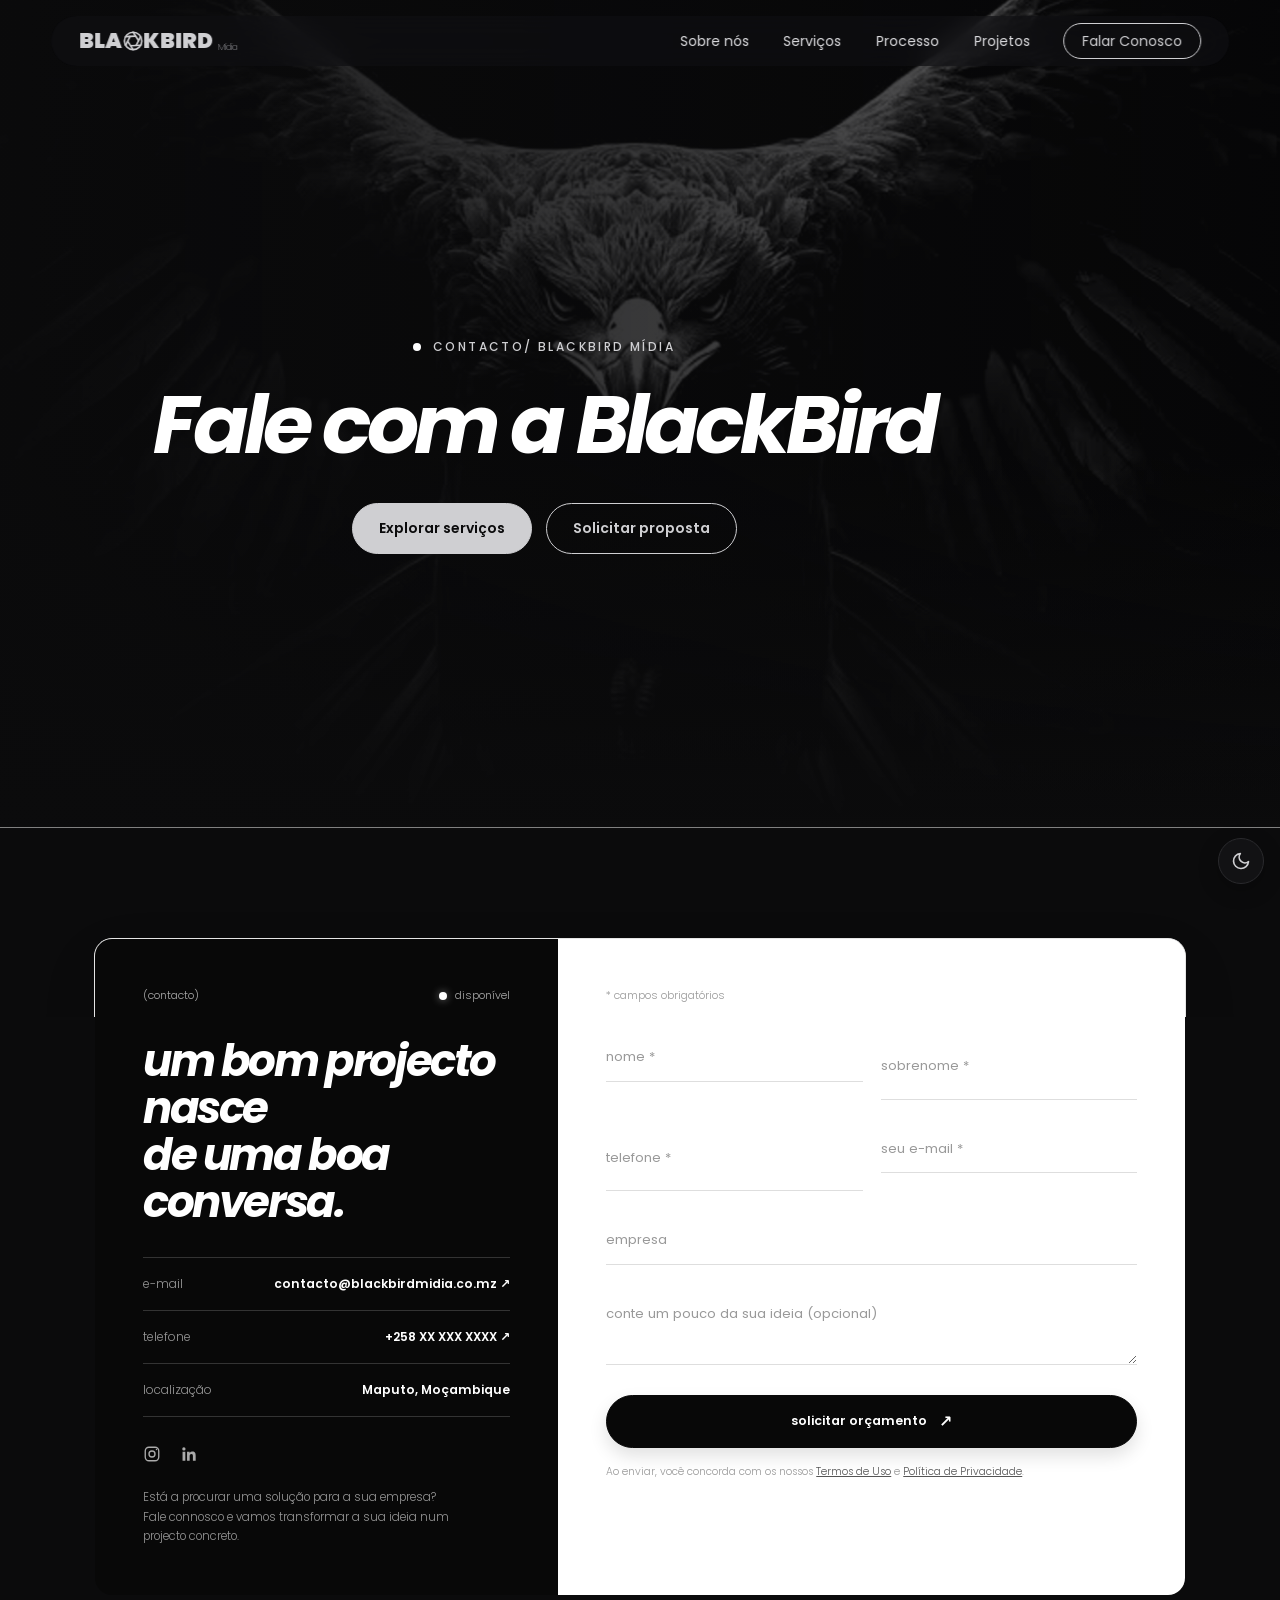
<file: contacto.html>
<!DOCTYPE html>
<html lang="pt-MZ">

<head>
  <!-- ============ META ============ -->
  <meta charset="utf-8">
  <meta name="viewport" content="width=device-width, initial-scale=1, viewport-fit=cover">
  <meta name="color-scheme" content="dark">
  <script src="servicos/js/tema.js"></script>
  <title>Contacto | BlackBird Mídia</title>
  <meta name="description" content="Conte-nos o que precisa e respondemos com uma proposta à medida do seu negócio.">
  <link rel="icon" href="assets/icone.png">

  <!-- ============ FONTES ============ -->
  <link rel="preconnect" href="https://fonts.googleapis.com">
  <link rel="preconnect" href="https://fonts.gstatic.com" crossorigin>
  <link href="https://fonts.googleapis.com/css2?family=Poppins:ital,wght@0,200;0,300;0,400;0,500;0,600;0,700;0,900;1,300;1,700;1,900&display=swap" rel="stylesheet">

    <link rel="stylesheet" href="servicos/css/interno.css">
    <link rel="stylesheet" href="servicos/css/header.css">
    <link rel="stylesheet" href="servicos/css/responsividade.css">


  <style>

            :root {
  color-scheme: dark;

  /* Cores */
  --bg: #0b0b0c;
  --panel: #121214;
  --line: #262628;
  --ash: #7f7f82;
  --silver: #c9c9cc;
  --text: #d9d9db;
  --white: #ffffff;

  /* Tipografia */
  --font: 'Poppins', 'Segoe UI', system-ui, -apple-system, Roboto, Helvetica, Arial, sans-serif;

  /* Escala de tamanhos (única fonte de verdade) */
  --fs-xs: 0.75rem;                              /* chips, legendas, labels */
  --fs-sm: 0.875rem;                             /* links, notas, rodapé */
  --fs-base: 1rem;                               /* texto corrido */
  --fs-md: clamp(1.1rem, 1rem + 0.6vw, 1.35rem); /* h3, destaques */
  --fs-lg: clamp(1.4rem, 1.1rem + 1.4vw, 2rem);  /* itens de lista grandes */
  --fs-xl: clamp(2rem, 1.4rem + 3vw, 3.4rem);    /* h2 e títulos de secção */
  --fs-hero: clamp(2.6rem, 1.5rem + 7vw, 7.5rem);/* logótipo hero */

  /* Espaçamento */
  --pad: clamp(20px, 5vw, 72px);
  --section-y: clamp(64px, 10vw, 140px);
  --radius: 20px;

  --ease: cubic-bezier(0.22, 1, 0.36, 1);

  /* COLE AQUI a sua imagem base64 original */
    --eagle:url("[data-uri]");
}
body.pg-contacto {
  --c-bg: #0a0a0b;
  --c-surface: #131316;
  --c-field: #0e0e10;
  --c-line: rgba(255, 255, 255, .12);
  --c-line-strong: rgba(255, 255, 255, .28);
  --c-text: #f4f4f5;
  --c-muted: #a1a1aa;
  --c-accent: #ffffff;      /* botão principal e foco */
  --c-on-accent: #0a0a0b;
  --c-error: #ff6b6b;
  --c-ok: #5ad19a;
  --radius: 14px;
  --gap: clamp(16px, 2.4vw, 24px);
  --ease: cubic-bezier(.2, .7, .2, 1);
}

.services-hero{
border-bottom: 1px solid gray;


}
/* ---------- 2. Topo da página ---------- */
body.pg-contacto .phead {
  padding: clamp(110px, 16vw, 170px) 0 clamp(36px, 6vw, 64px);
  border-bottom: 1px solid var(--c-line);
}
body.pg-contacto .crumbs {
  font-size: .8rem;
  letter-spacing: .04em;
  color: var(--c-muted);
  margin-bottom: 22px;
}
body.pg-contacto .crumbs a { color: inherit; text-decoration: none; transition: color .2s; }
body.pg-contacto .crumbs a:hover { color: var(--c-text); }
body.pg-contacto .crumbs span { color: var(--c-text); }
body.pg-contacto .phead .chip { display: inline-block; margin-bottom: 18px; }
body.pg-contacto .phead h1 {
  font-weight: 900;
  font-size: clamp(2.2rem, 6.5vw, 4.6rem);
  line-height: 1.02;
  letter-spacing: -.02em;
  text-transform: lowercase;
  margin: 0 0 18px;
}
body.pg-contacto .phead .lead {
  max-width: 52ch;
  font-size: clamp(1rem, 1.6vw, 1.2rem);
  font-weight: 300;
  line-height: 1.65;
  color: var(--c-muted);
  margin: 0;
}

/* ---------- 3. Layout: dados + formulário ---------- */
body.pg-contacto .contact {
  display: grid;
  grid-template-columns: minmax(0, 1fr) minmax(0, 1.5fr);
  gap: clamp(28px, 5vw, 72px);
  align-items: start;
  padding-block: clamp(40px, 7vw, 88px);
}

/* ---------- 4. Dados de contacto ---------- */
body.pg-contacto .info {
  display: grid;
  gap: 0;
  position: sticky;
  top: 110px;
}
body.pg-contacto .info > div {
  display: grid;
  gap: 6px;
  padding: 20px 0;
  border-bottom: 1px solid var(--c-line);
}
body.pg-contacto .info > div:first-child { padding-top: 0; }
body.pg-contacto .info b {
  font-size: .72rem;
  font-weight: 500;
  letter-spacing: .14em;
  text-transform: uppercase;
  color: var(--c-muted);
}
body.pg-contacto .info a,
body.pg-contacto .info span {
  font-size: clamp(1rem, 1.5vw, 1.15rem);
  font-weight: 400;
  color: var(--c-text);
  text-decoration: none;
  overflow-wrap: anywhere;
}
body.pg-contacto .info a {
  width: fit-content;
  background: linear-gradient(currentColor, currentColor) 0 100% / 0 1px no-repeat;
  transition: background-size .3s var(--ease);
}
body.pg-contacto .info a:hover { background-size: 100% 1px; }
body.pg-contacto .note {
  margin: 18px 0 0;
  font-size: .85rem;
  line-height: 1.6;
  color: var(--c-muted);
}

/* ---------- 5. Formulário ---------- */
body.pg-contacto .form {
  display: grid;
  gap: var(--gap);
  padding: clamp(20px, 3.4vw, 40px);
  background: var(--c-surface);
  border: 1px solid var(--c-line);
  border-radius: calc(var(--radius) + 6px);
}
body.pg-contacto .form .row {
  display: grid;
  grid-template-columns: repeat(2, minmax(0, 1fr));
  gap: var(--gap);
}
body.pg-contacto .form label {
  display: grid;
  gap: 8px;
  align-content: start;
  font-size: .8rem;
  font-weight: 500;
  letter-spacing: .04em;
  color: var(--c-muted);
}

body.pg-contacto .form input,
body.pg-contacto .form select,
body.pg-contacto .form textarea {
  width: 100%;
  font: inherit;
  font-size: 1rem;           /* evita zoom automático no iOS */
  font-weight: 300;
  letter-spacing: 0;
  color: var(--c-text);
  background: var(--c-field);
  border: 1px solid var(--c-line);
  border-radius: var(--radius);
  padding: 14px 16px;
  transition: border-color .2s, box-shadow .2s, background .2s;
  -webkit-appearance: none;
  appearance: none;
}
body.pg-contacto .form textarea { min-height: 160px; resize: vertical; line-height: 1.6; }
body.pg-contacto .form ::placeholder { color: rgba(255, 255, 255, .32); }
body.pg-contacto .form input:hover,
body.pg-contacto .form select:hover,
body.pg-contacto .form textarea:hover { border-color: var(--c-line-strong); }
body.pg-contacto .form input:focus-visible,
body.pg-contacto .form select:focus-visible,
body.pg-contacto .form textarea:focus-visible {
  outline: none;
  border-color: var(--c-accent);
  box-shadow: 0 0 0 3px rgba(255, 255, 255, .14);
}

/* seta do select */
body.pg-contacto .form select {
  padding-right: 44px;
  cursor: pointer;
  background-image:
    linear-gradient(45deg, transparent 50%, var(--c-muted) 50%),
    linear-gradient(135deg, var(--c-muted) 50%, transparent 50%);
  background-position: calc(100% - 22px) 50%, calc(100% - 16px) 50%;
  background-size: 6px 6px;
  background-repeat: no-repeat;
}
body.pg-contacto .form select option,
body.pg-contacto .form select optgroup { background: #17171a; color: var(--c-text); }

/* estados de erro */
body.pg-contacto .form [aria-invalid="true"],
body.pg-contacto .form .invalid input,
body.pg-contacto .form .invalid select,
body.pg-contacto .form .invalid textarea { border-color: var(--c-error); }
body.pg-contacto .err {
  font-size: .78rem;
  font-weight: 400;
  letter-spacing: 0;
  color: var(--c-error);
}
body.pg-contacto .err:empty { display: none; }

/* ---------- 6. Botões ---------- */
body.pg-contacto .btns {
  display: flex;
  flex-wrap: wrap;
  gap: 12px;
  margin-top: 4px;
}
body.pg-contacto .form .btn {
  flex: 1 1 200px;
  display: inline-flex;
  align-items: center;
  justify-content: center;
  min-height: 52px;
  padding: 14px 26px;
  font: inherit;
  font-size: .95rem;
  font-weight: 600;
  letter-spacing: .02em;
  border-radius: 999px;
  cursor: pointer;
  transition: transform .2s var(--ease), background .2s, color .2s, border-color .2s;
}
body.pg-contacto .form .btn-solid {
  background: var(--c-accent);
  color: var(--c-on-accent);
  border: 1px solid var(--c-accent);
}
body.pg-contacto .form .btn-solid:hover { transform: translateY(-2px); background: #e4e4e7; }
body.pg-contacto .form .btn-line {
  background: transparent;
  color: var(--c-text);
  border: 1px solid var(--c-line-strong);
}
body.pg-contacto .form .btn-line:hover { transform: translateY(-2px); border-color: var(--c-text); }
body.pg-contacto .form .btn:active { transform: translateY(0); }
body.pg-contacto .form .btn:focus-visible { outline: 2px solid var(--c-accent); outline-offset: 3px; }
body.pg-contacto .form .btn[disabled] { opacity: .5; pointer-events: none; }

/* ---------- 7. Mensagem de estado ---------- */
body.pg-contacto .status { margin: 0; font-size: .9rem; min-height: 1.2em; color: var(--c-muted); }
body.pg-contacto .status.ok { color: var(--c-ok); }
body.pg-contacto .status.error { color: var(--c-error); }
body.pg-contacto .status:empty { display: none; }
body.pg-contacto .form .note { margin: 0; }

/* ---------- 8. Responsivo ---------- */
@media (max-width: 900px) {
  body.pg-contacto .contact { grid-template-columns: 1fr; }
  body.pg-contacto .info { position: static; }
}
@media (max-width: 560px) {
  body.pg-contacto .form .row { grid-template-columns: 1fr; }
  body.pg-contacto .form .btn { flex-basis: 100%; }
}

/* ---------- 9. Movimento reduzido ---------- */
@media (prefers-reduced-motion: reduce) {
  body.pg-contacto * { transition: none !important; }
}




/* ==========================================
   CONTACTO — BLACKBIRD MÍDIA
   IDENTIDADE VISUAL: PRETO E BRANCO
========================================== */

.contact-section {
    padding: clamp(60px, 9vw, 110px) 0;
   
}

.contact-card {
    display: grid;
    grid-template-columns: 0.85fr 1.15fr;
    width: 100%;
    max-width: 1150px;
    margin: auto;
    overflow: hidden;
    border-radius: 18px;
    background: #fff;
    border: 1px solid #e5e5e5;
    box-shadow: 0 22px 60px rgba(0,0,0,.08);
}

/* PAINEL ESQUERDO — PRETO */

.contact-info {
    display: flex;
    flex-direction: column;
    padding: clamp(28px, 4vw, 48px);
    background: #080808;
    color: #fff;
}

.contact-topline {
    display: flex;
    justify-content: space-between;
    align-items: center;
    font-size: .68rem;
    color: #aaa;
    margin-bottom: 32px;
}

.contact-indicator {
    display: flex;
    align-items: center;
    gap: 8px;
}

.contact-indicator i {
    width: 8px;
    height: 8px;
    display: inline-block;
    border-radius: 50%;
    background: #fff;
    box-shadow: 0 0 8px rgba(255,255,255,.45);
}

.contact-info h2 {
    margin: 0 0 28px;
    color: #fff;
    font-size: clamp(2rem, 3.4vw, 3.2rem);
    line-height: 1.08;
    font-weight: 700;
    letter-spacing: -.055em;
}

.contact-details {
    display: flex;
    flex-direction: column;
    margin-top: 4px;
}

.contact-detail {
    display: flex;
    justify-content: space-between;
    align-items: center;
    gap: 12px;
    padding: 16px 0;
    border-top: 1px solid #333;
    color: #fff;
    text-decoration: none;
    font-size: .75rem;
    transition: opacity .25s;
}

.contact-detail:last-child {
    border-bottom: 1px solid #333;
}

.contact-detail span {
    color: #999;
}

.contact-detail strong {
    font-size: .76rem;
    font-weight: 600;
    text-align: right;
    color: #fff;
}

.contact-detail:hover {
    opacity: .7;
}

.contact-socials {
    display: flex;
    align-items: center;
    gap: 19px;
    margin-top: 28px;
}

.contact-socials a {
    display: inline-flex;
    align-items: center;
    justify-content: center;
    color: #aaa;
    transition: color .25s, transform .25s;
}

.contact-socials a:hover {
    color: #fff;
    transform: translateY(-3px);
}

.contact-socials svg {
    width: 18px;
    height: 18px;
}

.contact-note {
    margin: auto 0 0;
    padding-top: 25px;
    max-width: 310px;
    font-size: .72rem;
    line-height: 1.7;
    color: #999;
}

/* PAINEL DO FORMULÁRIO — BRANCO */

.contact-form-panel {
    padding: clamp(28px, 4vw, 48px);
    background: #fff;
}

.form-required {
    margin-bottom: 28px;
    font-size: .68rem;
    color: #999;
}

.contact-form-panel .form {
    display: block;
    padding: 0;
    margin: 0;
    border: 0;
    border-radius: 0;
    background: transparent;
    box-shadow: none;
}

.contact-fields {
    display: grid;
    grid-template-columns: repeat(2, minmax(0, 1fr));
    column-gap: 18px;
    row-gap: 25px;
}

.contact-field {
    display: block;
    min-width: 0;
}

.contact-field.full {
    grid-column: 1 / -1;
}

.contact-field input,
.contact-field textarea {
    width: 100%;
    min-width: 0;
    padding: 13px 0;
    border: 0 !important;
    border-bottom: 1px solid #dedede !important;
    border-radius: 0 !important;
    outline: none;
    background: transparent !important;
    color: #111 !important;
    font-family: inherit;
    font-size: .82rem !important;
    font-weight: 400;
    box-shadow: none !important;
    transition: border-color .25s;
}

.contact-field input::placeholder,
.contact-field textarea::placeholder {
    color: #999 !important;
    opacity: 1;
}

.contact-field input:focus,
.contact-field textarea:focus {
    border-bottom-color: #111 !important;
}

.contact-field textarea {
    min-height: 75px;
    resize: vertical;
    line-height: 1.6;
}

.contact-field input[aria-invalid="true"],
.contact-field textarea[aria-invalid="true"] {
    border-bottom-color: #555 !important;
}

/* BOTÃO */

.contact-submit {
    width: 100%;
    min-height: 48px;
    margin-top: 30px;
    padding: 13px 22px;
    display: flex;
    justify-content: center;
    align-items: center;
    gap: 12px;
    border: 1px solid #080808;
    border-radius: 50px;
    background: #080808;
    color: #fff;
    font-family: inherit;
    font-size: .78rem;
    font-weight: 600;
    cursor: pointer;
    box-shadow: 0 8px 18px rgba(0,0,0,.12);
    transition: background .25s, color .25s,
               transform .25s, box-shadow .25s;
}

.contact-submit:hover {
    background: #fff;
    color: #080808;
    transform: translateY(-2px);
    box-shadow: 0 12px 24px rgba(0,0,0,.10);
}

.contact-submit span {
    font-size: 1rem;
}

.contact-privacy {
    margin-top: 16px;
    font-size: .65rem;
    line-height: 1.6;
    color: #999;
}

.contact-privacy a {
    color: #555;
    text-decoration: underline;
}

.sr-only {
    position: absolute;
    width: 1px;
    height: 1px;
    padding: 0;
    margin: -1px;
    overflow: hidden;
    clip: rect(0,0,0,0);
    white-space: nowrap;
    border: 0;
}

/* RESPONSIVIDADE */

@media (max-width: 760px) {
    .contact-card {
        grid-template-columns: 1fr;
    }

    .contact-info {
        min-height: 440px;
    }

    .contact-info h2 {
        font-size: clamp(2.2rem, 8vw, 3rem);
    }

    .contact-form-panel {
        padding: 30px 24px;
    }
}

@media (max-width: 480px) {
    .contact-section {
        padding: 45px 0;
    }

    .contact-card {
        border-radius: 14px;
    }

    .contact-fields {
        grid-template-columns: 1fr;
        row-gap: 19px;
    }

    .contact-field.full {
        grid-column: auto;
    }

    .contact-detail {
        flex-wrap: wrap;
    }
}

  </style>
</head>

<body>

 
  <canvas id="snow" aria-hidden="true"></canvas>


  <!-- ==================================================
       CABEÇALHO / NAVEGAÇÃO
       ================================================== -->
<!-- CABEÇALHO -->
<header class="nav" id="nav">
  <a class="logo" href="index.html" aria-label="BlackBird Mídia, início">
    BLA<svg viewBox="0 0 24 24" fill="none"
      stroke="currentColor" stroke-width="2"
      stroke-linecap="round" aria-hidden="true">
      <circle cx="12" cy="12" r="10.5"/>
      <path d="M12 1.5 L18.5 11.5" transform="rotate(0 12 12)"/>
      <path d="M12 1.5 L18.5 11.5" transform="rotate(60 12 12)"/>
      <path d="M12 1.5 L18.5 11.5" transform="rotate(120 12 12)"/>
      <path d="M12 1.5 L18.5 11.5" transform="rotate(180 12 12)"/>
      <path d="M12 1.5 L18.5 11.5" transform="rotate(240 12 12)"/>
      <path d="M12 1.5 L18.5 11.5" transform="rotate(300 12 12)"/>
    </svg>KBIRD
    <small>Mídia</small>
  </a>

  <button class="menu" id="menuBtn"
    aria-expanded="false" aria-controls="menuList">
    Menu
  </button>

  <ul id="menuList">
    <li><a href="sobre.html">Sobre nós</a></li>
    <li><a href="servicos.html">Serviços</a></li>
    <li><a href="processo.html">Processo</a></li>
    <li><a href="projetos.html">Projetos</a></li>
    <li><a class="cta-nav" href="contacto.html">Falar Conosco</a></li>
  </ul>
</header>



  <main id="conteudo">


      <section class="services-hero" > 
    <div class="wrap" style="justify-content: center;">

      <div class="services-hero-content" style="justify-content: center; ">

        <span class="services-eyebrow">Contacto/ BlackBird Mídia</span>

              <h1>
        <span class="line">Fale com a BlackBird</span>
      </h1>

      
      <div class="services-hero-actions">
        <a href="#portfolio" class="btn btn-solid">Explorar serviços</a>
        <a href="contacto.html" class="btn btn-line">Solicitar proposta</a>
      </div>


      </div>



    </div>
  </section>
 


    <!-- ================================================
         CONTACTO: DADOS + FORMULÁRIO
         ================================================ -->
  <section class="contact-section">
  <div class="wrap">
    <div class="contact-card">

      <!-- PAINEL ESQUERDO -->
      <aside class="contact-info">

        <div class="contact-topline">
          <span>(contacto)</span>
          <span class="contact-indicator"><i></i> disponível</span>
        </div>

        <h2>
          um bom projecto<br>
          nasce<br>
          de uma boa<br>
          conversa.
        </h2>

        <div class="contact-details">

          <a href="mailto:contacto@blackbirdmidia.co.mz" class="contact-detail">
            <span>e-mail</span>
            <strong>contacto@blackbirdmidia.co.mz ↗</strong>
          </a>

          <!-- Substitui pelo número real -->
          <a href="#" class="contact-detail">
            <span>telefone</span>
            <strong>+258 XX XXX XXXX ↗</strong>
          </a>

          <div class="contact-detail">
            <span>localização</span>
            <strong>Maputo, Moçambique</strong>
          </div>

        </div>

        <!-- REDES SOCIAIS -->
        <div class="contact-socials">

          <a href="https://www.instagram.com/blackbiird_midia/"
             target="_blank" rel="noopener noreferrer"
             aria-label="Instagram">
            <svg viewBox="0 0 24 24" fill="none" stroke="currentColor"
                 stroke-width="1.8" stroke-linecap="round" stroke-linejoin="round">
              <rect x="3" y="3" width="18" height="18" rx="5"/>
              <circle cx="12" cy="12" r="4"/>
              <circle cx="18" cy="6" r="1" fill="currentColor" stroke="none"/>
            </svg>
          </a>

          <a href="https://www.linkedin.com/company/blackbird-midia/home/"
             target="_blank" rel="noopener noreferrer"
             aria-label="LinkedIn">
            <svg viewBox="0 0 24 24" fill="currentColor">
              <path d="M5.2 3a2.2 2.2 0 1 0 0 4.4 2.2 2.2 0 0 0 0-4.4ZM3.4 9h3.7v12H3.4V9Zm6 0h3.5v1.6h.1A3.8 3.8 0 0 1 16.4 8.7c3.8 0 4.5 2.5 4.5 5.7V21h-3.7v-5.8c0-1.4 0-3.2-2-3.2s-2.3 1.5-2.3 3.1V21H9.4V9Z"/>
            </svg>
          </a>

          <!-- Adiciona aqui o link do Facebook -->
          <!--
          <a href="LINK_DO_FACEBOOK" target="_blank" rel="noopener noreferrer">
            Ícone do Facebook
          </a>
          -->

          <!-- Adiciona aqui o link do WhatsApp -->
          <!--
          <a href="LINK_DO_WHATSAPP" target="_blank" rel="noopener noreferrer">
            Ícone do WhatsApp
          </a>
          -->

        </div>

        <p class="contact-note">
          Está a procurar uma solução para a sua empresa?
          Fale connosco e vamos transformar a sua ideia num projecto concreto.
        </p>

      </aside>


      <!-- PAINEL DIREITO / FORMULÁRIO -->
      <div class="contact-form-panel">

        <div class="form-required">
          <span>* campos obrigatórios</span>
        </div>

        <form class="form fade-up" id="contactForm" novalidate>

          <div class="contact-fields">

            <label class="contact-field">
              <span class="sr-only">Nome</span>
              <input type="text" name="nome" placeholder="nome *"
                     autocomplete="given-name" required>
              <small class="err" id="err-nome" role="alert"></small>
            </label>

            <label class="contact-field">
              <span class="sr-only">Sobrenome</span>
              <input type="text" name="sobrenome" placeholder="sobrenome *"
                     autocomplete="family-name" required>
            </label>

            <label class="contact-field">
              <span class="sr-only">Telefone</span>
              <input type="tel" name="telefone" placeholder="telefone *"
                     autocomplete="tel" required>
            </label>

            <label class="contact-field">
              <span class="sr-only">E-mail</span>
              <input type="email" name="email" placeholder="seu e-mail *"
                     autocomplete="email" required>
              <small class="err" id="err-email" role="alert"></small>
            </label>

            <label class="contact-field full">
              <span class="sr-only">Empresa</span>
              <input type="text" name="empresa" placeholder="empresa"
                     autocomplete="organization">
            </label>

            <label class="contact-field full">
              <span class="sr-only">Descrição do projecto</span>
              <textarea name="mensagem"
                        placeholder="conte um pouco da sua ideia (opcional)"></textarea>
            </label>

          </div>

          <button class="contact-submit" type="submit">
            solicitar orçamento
            <span>↗</span>
          </button>

          <p class="contact-privacy">
            Ao enviar, você concorda com os nossos
            <a href="#">Termos de Uso</a> e
            <a href="#">Política de Privacidade</a>.
          </p>

          <p class="status" id="formStatus" role="status"
             aria-live="polite"></p>

        </form>

      </div>

    </div>
  </div>
</section>

  </main>


  <!-- ==================================================
       RODAPÉ
       ================================================== -->
  <footer>
    <div class="wrap">

      <div class="foot">
        <div>
          <a class="logo" href="index.html" aria-label="BlackBird Mídia">
            BLA<svg viewBox="0 0 24 24" fill="none" stroke="currentColor" stroke-width="2" stroke-linecap="round" aria-hidden="true"><use href="#logo-o"/></svg>KBIRD<small>Mídia</small>
          </a>
          <p style="margin-top:14px">Produtora audiovisual, desenvolvimento de software, design e consultoria para marcas e instituições.</p>
        </div>

        <div>
          <h4>Navegação</h4>
          <ul>
            <li><a href="index.html#quem-somos">Estúdio</a></li>
            <li><a href="servicos.html">Serviços</a></li>
            <li><a href="processo.html">Processo</a></li>
            <li><a href="portfolio.html">Projetos</a></li>
          </ul>
        </div>

        <div>
          <h4>Serviços</h4>
          <ul>
            <li><a href="servicos.html#video">Audiovisual</a></li>
            <li><a href="servicos.html#websites">Websites e portais</a></li>
            <li><a href="servicos.html#erp">ERP e automação</a></li>
            <li><a href="servicos.html#design">Design gráfico</a></li>
            <li><a href="servicos.html#consultoria">Consultoria</a></li>
          </ul>
        </div>

        <div>
          <h4>Contacto</h4>
          <ul>
            <li><a href="contacto.html">Pedir proposta</a></li>
            <li><a href="contacto.html">Falar connosco</a></li>
          </ul>
        </div>
      </div>

      <div class="legal">
        <span class="chip">only excellence</span>
        <span>© 2026 BlackBird Mídia. Todos os direitos reservados.</span>
      </div>

    </div>
  </footer>


<script src="servicos/js/menu.js"></script>
<script src="servicos/js/interno.js"></script>
</body>
</html>
</file>
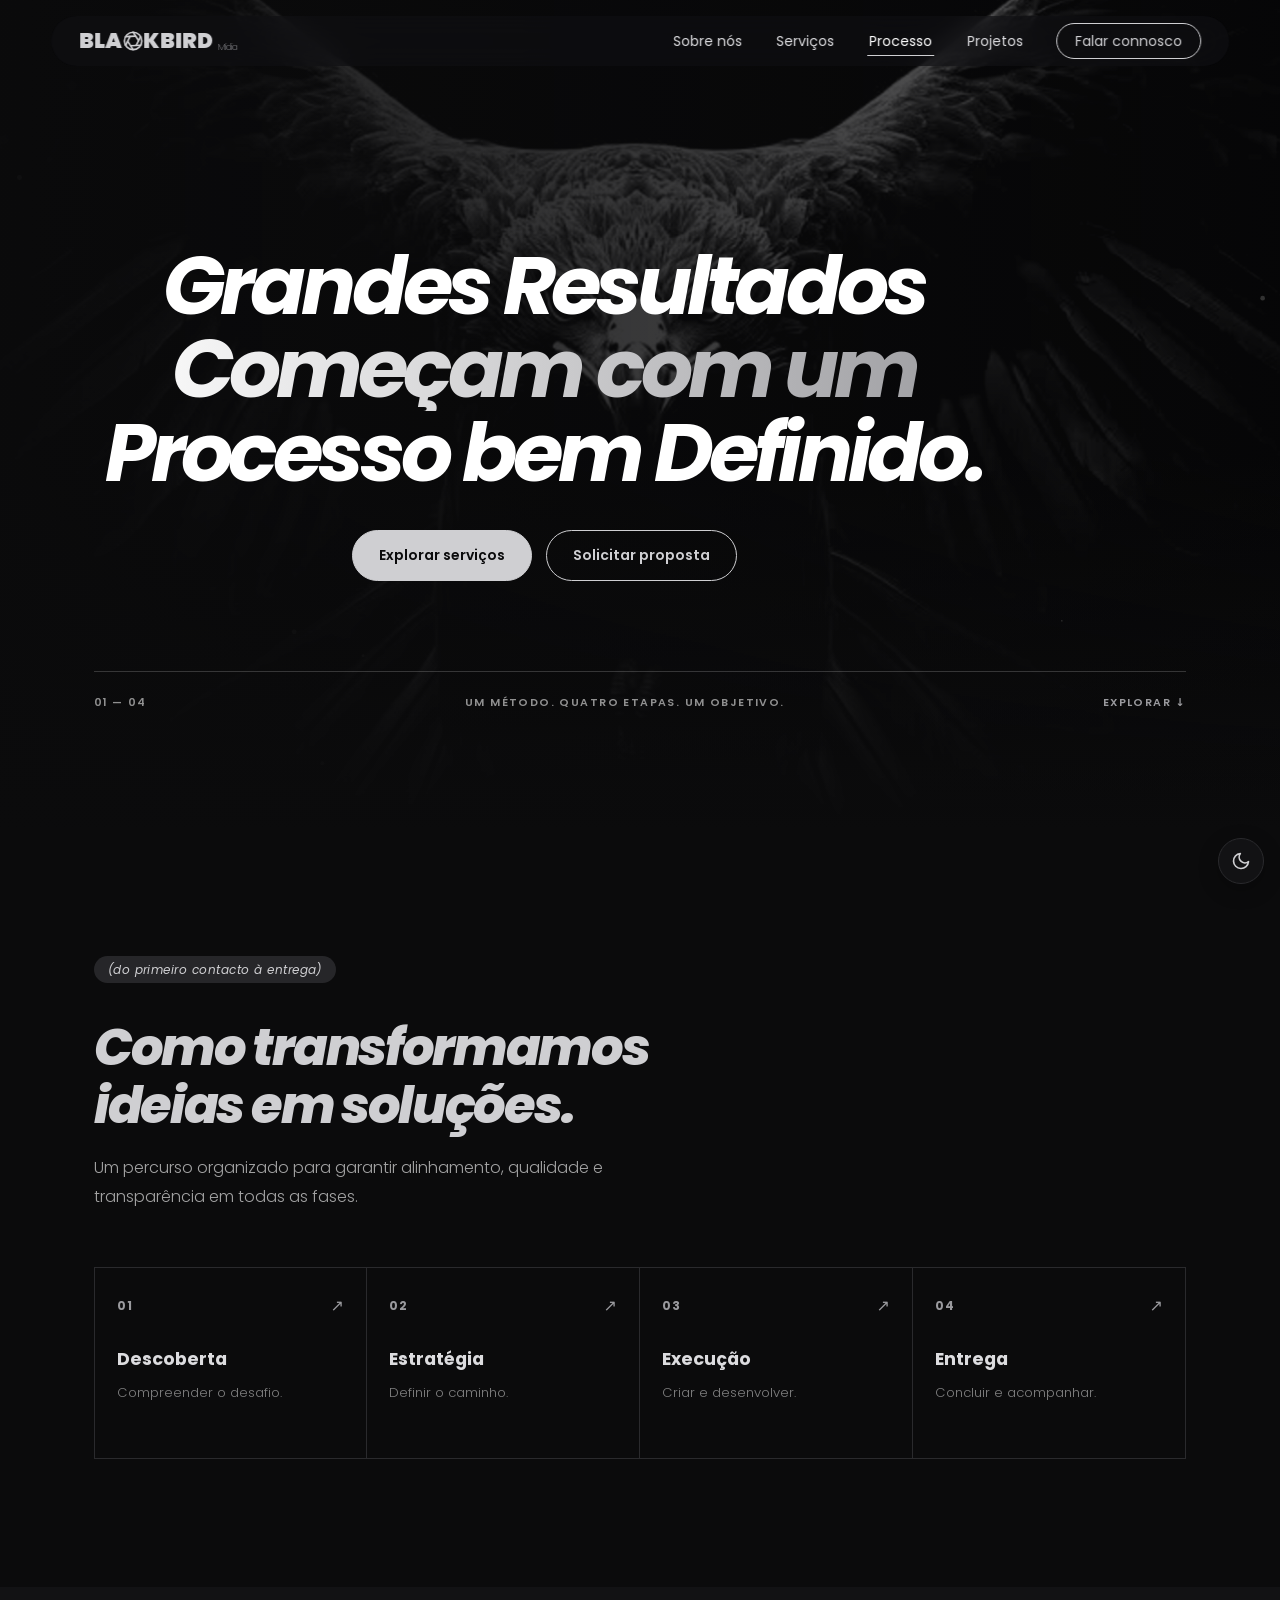
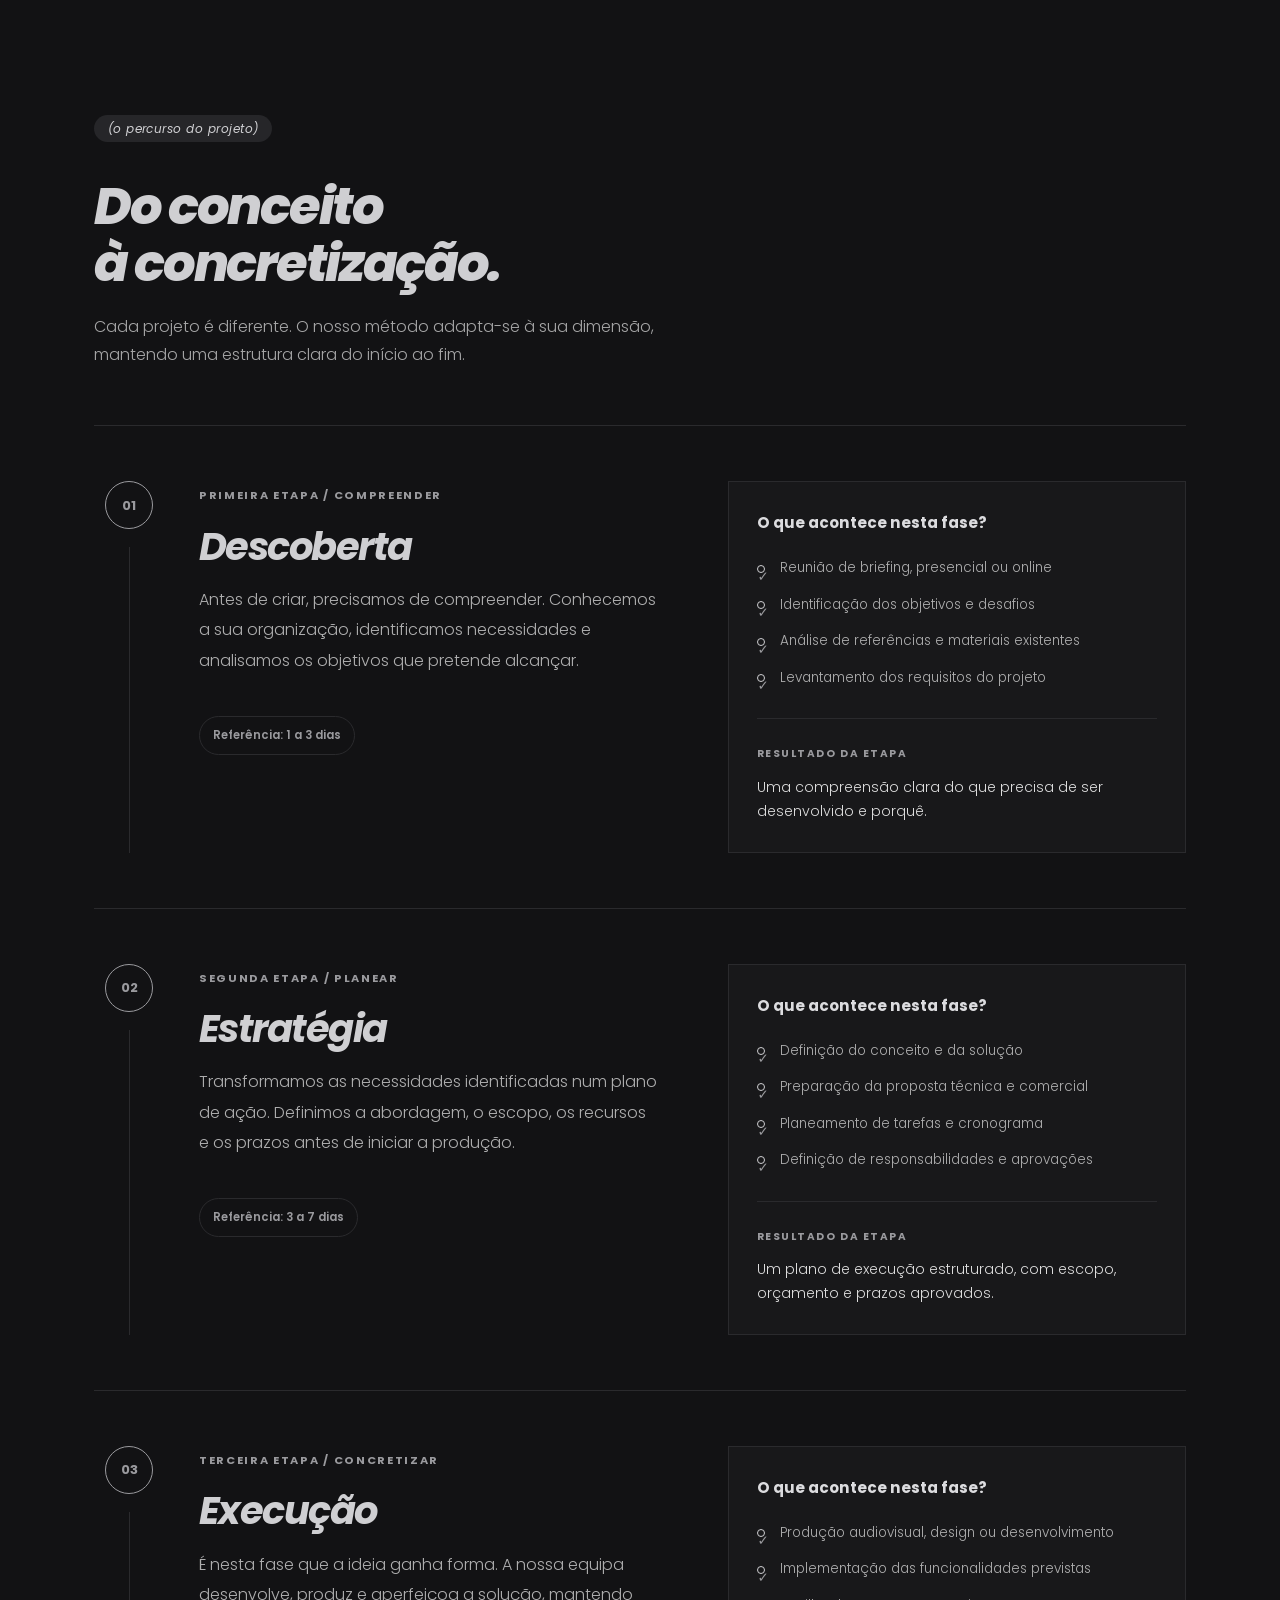
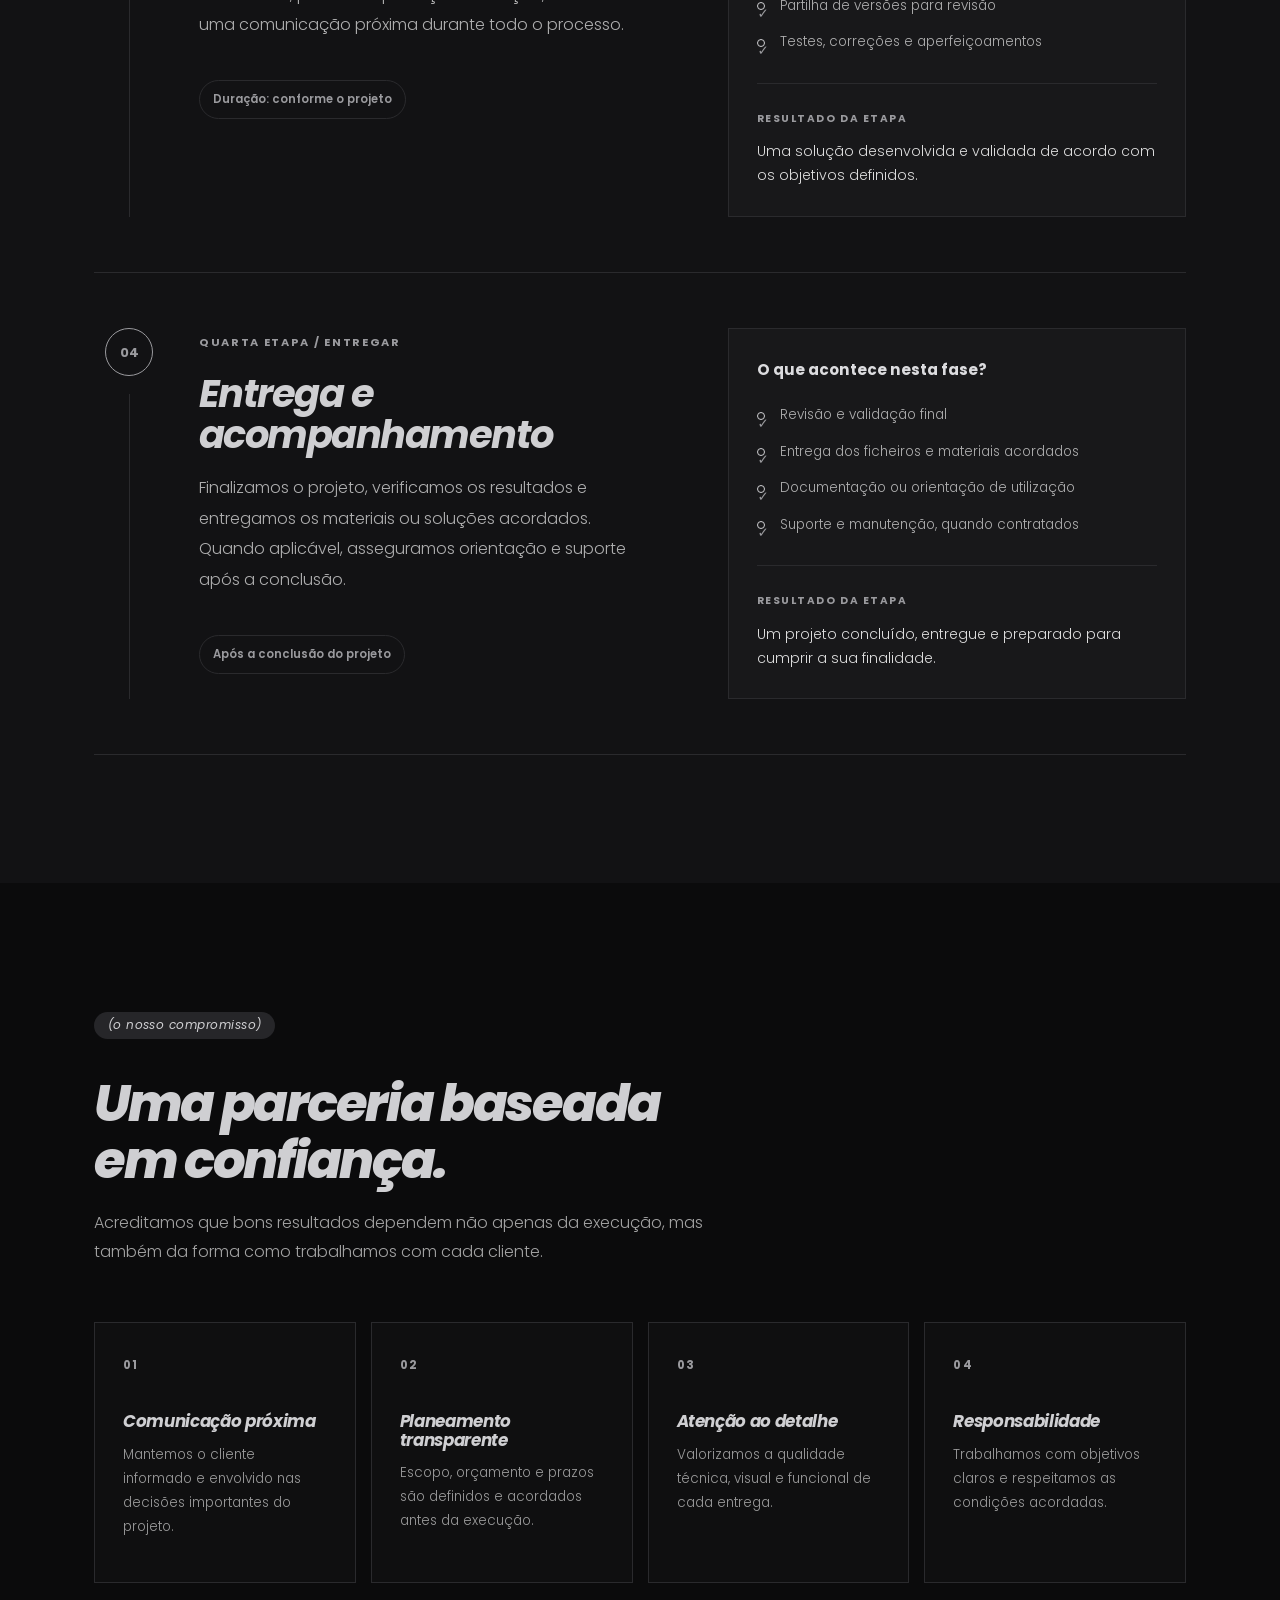
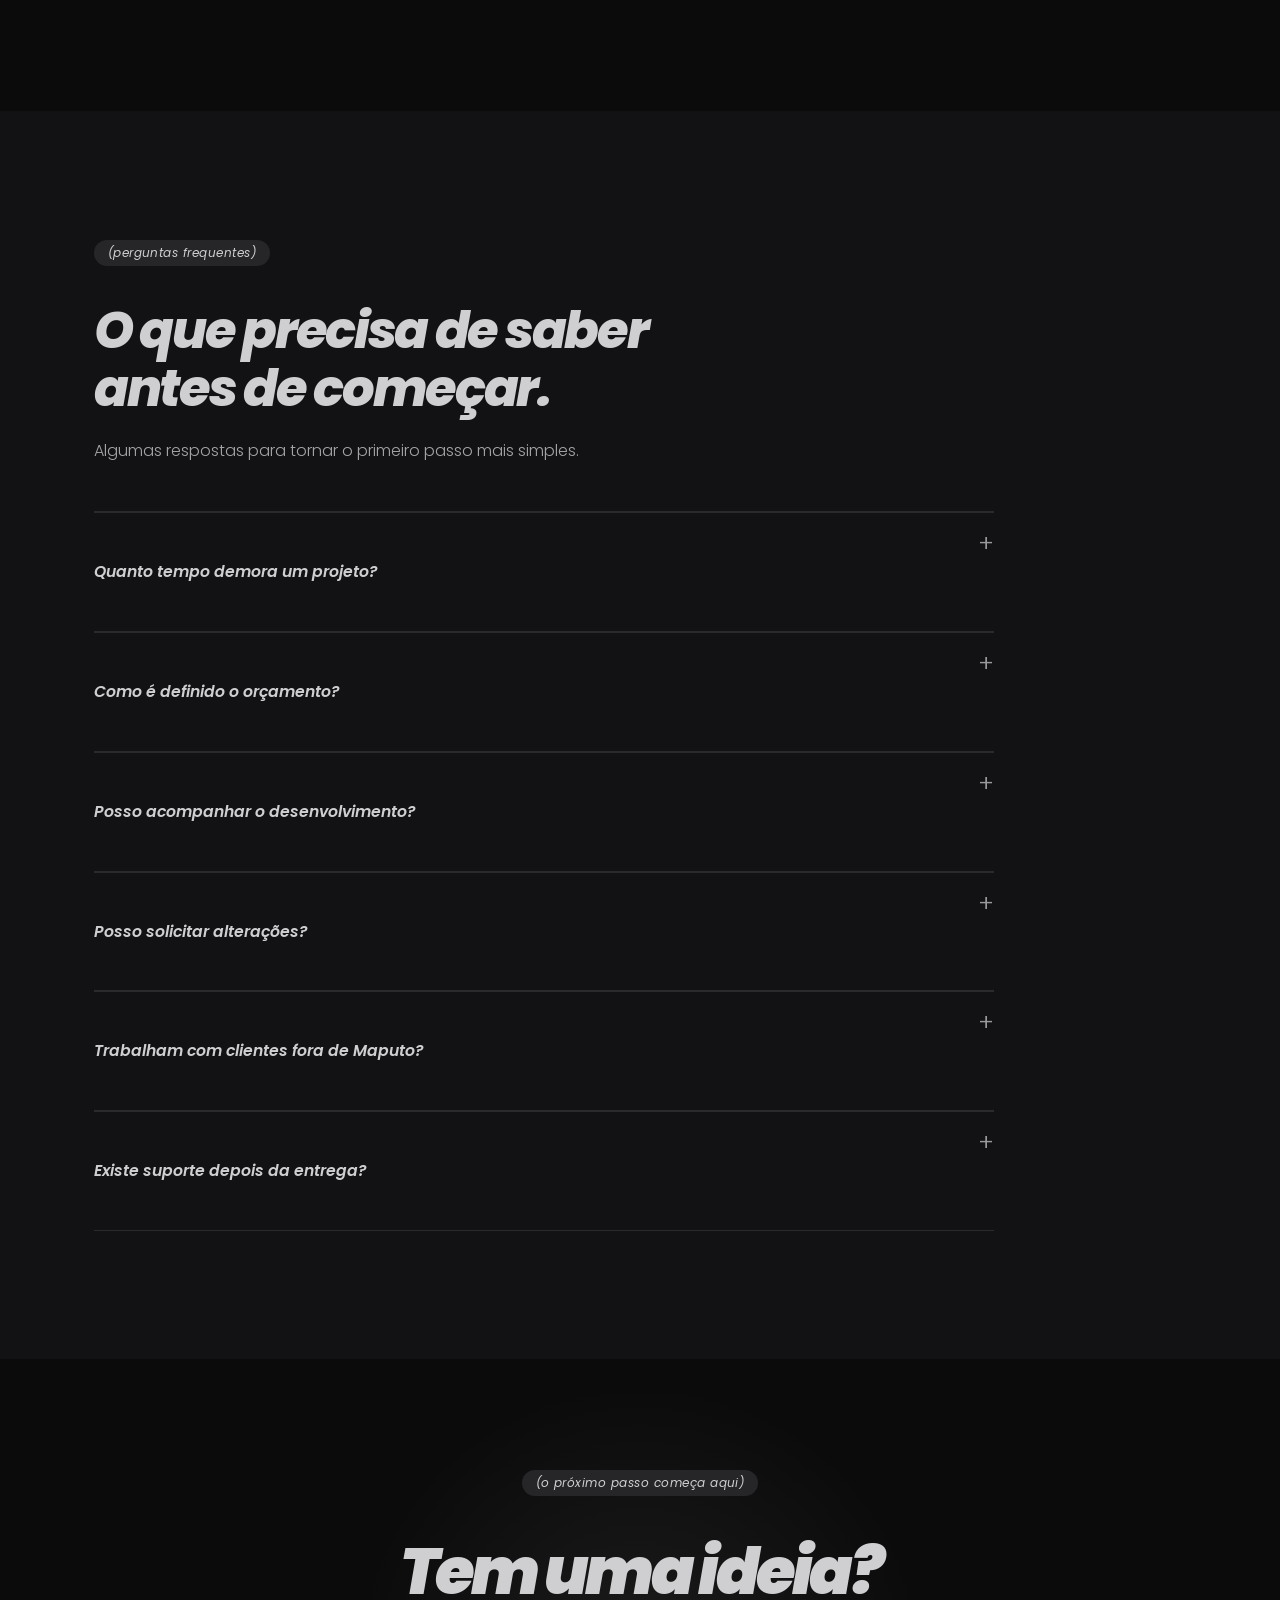
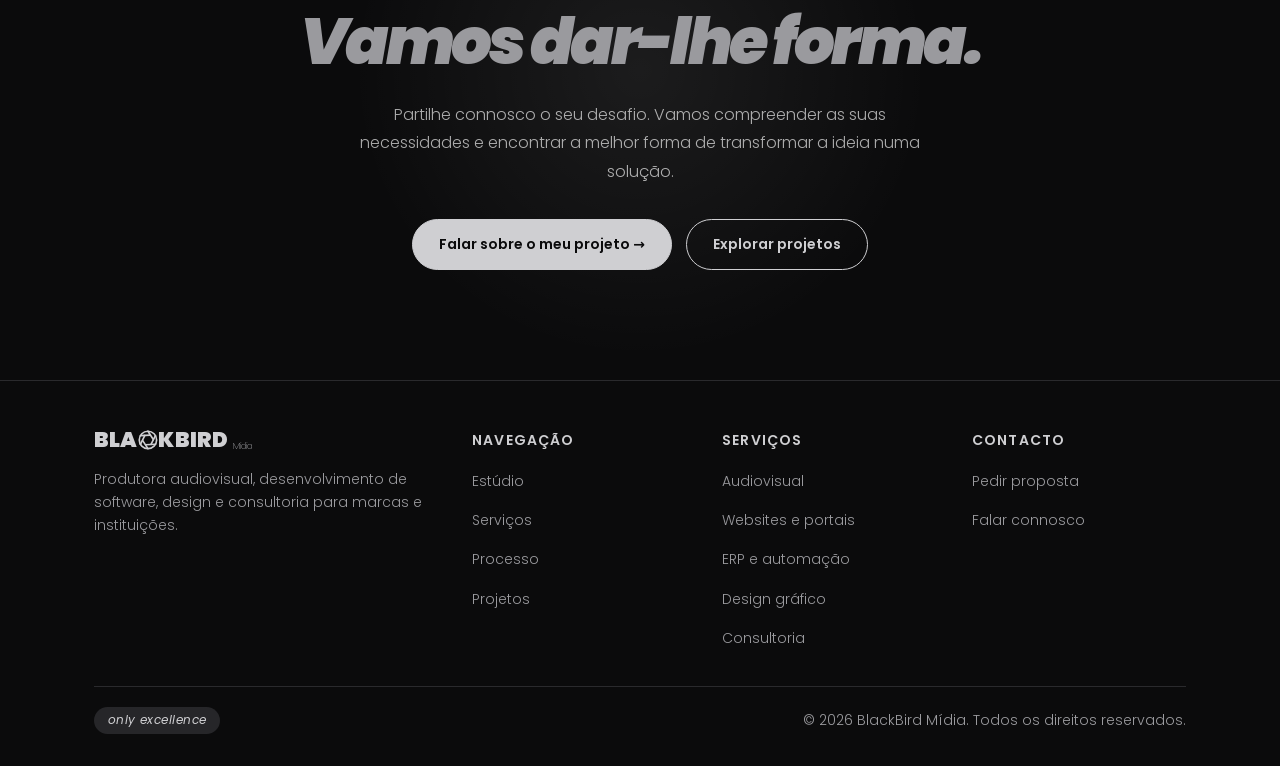
<file: processo.html>
<!DOCTYPE html>
<html lang="pt-MZ">
<head>
<meta charset="utf-8">
<script src="servicos/js/tema.js"></script>
<meta name="viewport" content="width=device-width, initial-scale=1, viewport-fit=cover">
<title>Processo | BlackBird Mídia</title>
<meta name="description" content="Um processo claro, do briefing à entrega: descoberta, estratégia, execução, entrega e suporte.">
<meta name="color-scheme" content="dark">
<link rel="icon" href="assets/icone.png">
<link rel="preconnect" href="https://fonts.googleapis.com">
<link rel="preconnect" href="https://fonts.gstatic.com" crossorigin>
<link href="https://fonts.googleapis.com/css2?family=Poppins:ital,wght@0,200;0,300;0,400;0,500;0,600;0,700;0,900;1,300;1,700;1,900&display=swap" rel="stylesheet">
<link rel="stylesheet" href="servicos/css/interno.css">
<link rel="stylesheet" href="servicos/css/header.css">
<link rel="stylesheet" href="servicos/css/responsividade.css">

<style>

  :root {
  color-scheme: dark;

  /* Cores */
  --bg: #0b0b0c;
  --panel: #121214;
  --line: #262628;
  --ash: #7f7f82;
  --silver: #c9c9cc;
  --text: #d9d9db;
  --white: #ffffff;

  /* Tipografia */
  --font: 'Poppins', 'Segoe UI', system-ui, -apple-system, Roboto, Helvetica, Arial, sans-serif;

  /* Escala de tamanhos (única fonte de verdade) */
  --fs-xs: 0.75rem;                              /* chips, legendas, labels */
  --fs-sm: 0.875rem;                             /* links, notas, rodapé */
  --fs-base: 1rem;                               /* texto corrido */
  --fs-md: clamp(1.1rem, 1rem + 0.6vw, 1.35rem); /* h3, destaques */
  --fs-lg: clamp(1.4rem, 1.1rem + 1.4vw, 2rem);  /* itens de lista grandes */
  --fs-xl: clamp(2rem, 1.4rem + 3vw, 3.4rem);    /* h2 e títulos de secção */
  --fs-hero: clamp(2.6rem, 1.5rem + 7vw, 7.5rem);/* logótipo hero */

  /* Espaçamento */
  --pad: clamp(20px, 5vw, 72px);
  --section-y: clamp(64px, 10vw, 140px);
  --radius: 20px;

  --ease: cubic-bezier(0.22, 1, 0.36, 1);

  /* COLE AQUI a sua imagem base64 original */
    --eagle:url("[data-uri]");
}
/* =====================================
   PROCESSO - HERO
===================================== */

/* =====================================
   HERO - PÁGINA PROCESSO
===================================== */

.process-hero {
    position: relative;
    isolation: isolate;
    min-height: 92svh;
    display: flex;
    flex-direction: column;
    justify-content: flex-end;
    padding: calc(env(safe-area-inset-top, 0px) + 140px) 0 0;
    overflow: hidden;
    background: var(--bg);
}

/* Imagem de fundo */
.process-hero::before {
    content: "";
    position: absolute;
    inset: 0;
    background: var(--eagle) center / cover no-repeat;
    opacity: .5;
    filter: grayscale(1) contrast(1.1);
    transform: scale(1.06);
    animation: heroZoom 20s var(--ease) both;
    z-index: -2;
    pointer-events: none;
}

/* Sobreposição cinematográfica */
.process-hero::after {
    content: "";
    position: absolute;
    inset: 0;
    background:
        linear-gradient(
            90deg,
            rgba(11,11,12,.92) 0%,
            rgba(11,11,12,.6) 55%,
            rgba(11,11,12,.25) 100%
        ),
        linear-gradient(
            to bottom,
            transparent 55%,
            var(--bg) 100%
        );
    z-index: -1;
    pointer-events: none;
}

/* Conteúdo */
.process-hero .wrap {
    position: relative;
    z-index: 2;
    width: 100%;
}

/* Texto principal */
.process-hero-content {
    max-width: 850px;
    padding: 65px 0 100px;
}

.process-hero .crumbs {
    margin-bottom: 45px;
}

.process-hero h1 {
    max-width: 850px;
    margin: 24px 0;
    font-size: clamp(2.5rem, 6.2vw, 5.8rem);
    line-height: 1.04;
    letter-spacing: -.065em;
    font-weight: 800;
    text-transform: none;
}

.process-hero h1 span {
    display: block;
    color: var(--ash);
}

.process-hero .lead {
    max-width: 660px;
    font-size: clamp(1rem, 1.5vw, 1.2rem);
    line-height: 1.85;
    color: rgba(255,255,255,.7);
}

/* Botões */
.process-hero .actions {
    display: flex;
    flex-wrap: wrap;
    gap: 14px;
    margin-top: 35px;
}

/* Rodapé do HERO */
.process-hero-bottom {
    position: relative;
    z-index: 2;
    display: flex;
    justify-content: space-between;
    align-items: center;
    gap: 20px;
    padding: 22px 0;
    border-top: 1px solid rgba(255,255,255,.18);
    color: rgba(255,255,255,.55);
    font-size: .68rem;
    font-weight: 600;
    letter-spacing: .13em;
    text-transform: uppercase;
}

.process-hero-bottom a {
    color: var(--ash);
    text-decoration: none;
    transition: opacity .3s ease;
}

.process-hero-bottom a:hover {
    opacity: .7;
}

/* =====================================
   RESPONSIVIDADE
===================================== */

@media (max-width: 650px) {

    .process-hero {
        min-height: 90svh;
        padding-top: calc(env(safe-area-inset-top, 0px) + 110px);
    }

    .process-hero-content {
        padding: 45px 0 65px;
    }

    .process-hero h1 {
        font-size: clamp(2.4rem, 10vw, 3.8rem);
    }

    .process-hero .lead {
        font-size: .96rem;
        line-height: 1.75;
    }

    .process-hero-bottom {
        flex-wrap: wrap;
        gap: 12px;
        font-size: .58rem;
    }
}

@media (max-width: 480px) {

    .process-hero .actions {
        flex-direction: column;
        align-items: stretch;
    }

    .process-hero .actions .btn {
        width: 100%;
        justify-content: center;
        text-align: center;
    }
}

@media (prefers-reduced-motion: reduce) {
    .process-hero::before {
        animation: none;
        transform: scale(1.02);
    }
}


/* =====================================
   TÍTULOS DE SECÇÃO
===================================== */

.section-heading {
    max-width: 720px;
    margin-bottom: 55px;
}

.section-heading h2,
.faq-heading h2 {
    max-width: 700px;
    margin: 20px 0;
    font-size: clamp(2rem, 4vw, 3.5rem);
    line-height: 1.12;
    letter-spacing: -.045em;
    font-weight: 800;
    text-transform: none;
}

.section-heading p,
.faq-heading > p {
    max-width: 620px;
    color: rgba(255,255,255,.62);
    line-height: 1.8;
}


/* =====================================
   VISÃO GERAL DAS ETAPAS
===================================== */

.process-overview {
    padding: var(--section-y, 100px) 0;
    background: var(--bg);
}

.process-steps {
    display: grid;
    grid-template-columns: repeat(4, 1fr);
    border-top: 1px solid var(--line);
    border-bottom: 1px solid var(--line);
}

.process-step {
    position: relative;
    display: flex;
    flex-direction: column;
    min-height: 190px;
    padding: 28px 22px;
    border-right: 1px solid var(--line);
    text-decoration: none;
    color: inherit;
    transition: background .3s ease, transform .3s ease;
}

.process-step:first-child {
    border-left: 1px solid var(--line);
}

.process-step:hover {
    background: rgba(255,255,255,.035);
}

.step-number {
    color: var(--ash);
    font-size: .75rem;
    font-weight: 700;
    letter-spacing: .12em;
}

.step-title {
    margin-top: 30px;
    font-size: 1.1rem;
    font-weight: 700;
}

.step-description {
    margin-top: 8px;
    color: rgba(255,255,255,.48);
    font-size: .82rem;
}

.step-arrow {
    position: absolute;
    top: 25px;
    right: 22px;
    color: var(--ash);
    transition: transform .3s ease;
}

.process-step:hover .step-arrow {
    transform: translate(4px, -4px);
}


/* =====================================
   ETAPAS DETALHADAS
===================================== */

.process-details {
    padding: var(--section-y, 100px) 0;
    background: var(--panel, rgba(255,255,255,.025));
}

.process-stage {
    display: grid;
    grid-template-columns: 70px 1fr;
    gap: 35px;
    padding: 55px 0;
    border-top: 1px solid var(--line);
    scroll-margin-top: 110px;
}

.process-stage:last-child {
    border-bottom: 1px solid var(--line);
}

.stage-marker {
    display: flex;
    flex-direction: column;
    align-items: center;
}

.stage-marker > span {
    display: grid;
    place-items: center;
    width: 48px;
    height: 48px;
    border: 1px solid var(--ash);
    border-radius: 50%;
    color: var(--ash);
    font-size: .8rem;
    font-weight: 700;
}

.stage-line {
    flex: 1;
    width: 1px;
    margin-top: 18px;
    background: var(--line);
}

.stage-content {
    display: grid;
    grid-template-columns: 1fr 1fr;
    gap: 70px;
}

.stage-label {
    color: var(--ash);
    font-size: .7rem;
    font-weight: 700;
    letter-spacing: .15em;
    text-transform: uppercase;
}

.stage-main h3 {
    margin: 18px 0;
    font-size: clamp(1.8rem, 3vw, 2.8rem);
    font-weight: 700;
    letter-spacing: -.04em;
}

.stage-intro {
    max-width: 500px;
    color: rgba(255,255,255,.66);
    line-height: 1.9;
}

.dur {
    display: inline-block;
    margin-top: 22px;
    padding: 9px 13px;
    border: 1px solid var(--line);
    border-radius: 30px;
    color: var(--ash);
    font-size: .72rem;
    font-weight: 600;
}

.stage-information {
    padding: 28px;
    background: rgba(255,255,255,.025);
    border: 1px solid var(--line);
}

.stage-information h4 {
    margin: 0 0 22px;
    font-size: .95rem;
}

.stage-information .ticks {
    display: grid;
    gap: 15px;
    padding: 0;
    margin: 0;
    list-style: none;
}

.stage-information .ticks li {
    position: relative;
    padding-left: 23px;
    color: rgba(255,255,255,.65);
    font-size: .84rem;
    line-height: 1.6;
}

.stage-information .ticks li::before {
    content: "✓";
    position: absolute;
    left: 0;
    color: var(--ash);
    font-weight: 700;
}

.stage-result {
    margin-top: 30px;
    padding-top: 20px;
    border-top: 1px solid var(--line);
}

.stage-result span {
    color: var(--ash);
    font-size: .65rem;
    font-weight: 700;
    letter-spacing: .15em;
}

.stage-result p {
    margin: 10px 0 0;
    color: rgba(255,255,255,.85);
    font-size: .88rem;
    line-height: 1.7;
}


/* =====================================
   COMPROMISSOS
===================================== */

.process-commitments {
    padding: var(--section-y, 100px) 0;
}

.commitment-grid {
    display: grid;
    grid-template-columns: repeat(4, 1fr);
    gap: 15px;
}

.commitment-card {
    min-height: 230px;
    padding: 28px;
    border: 1px solid var(--line);
    background: rgba(255,255,255,.02);
    transition: border-color .3s ease, transform .3s ease;
}

.commitment-card:hover {
    border-color: var(--ash);
    transform: translateY(-5px);
}

.commitment-number {
    color: var(--ash);
    font-size: .72rem;
    font-weight: 700;
    letter-spacing: .12em;
}

.commitment-card h3 {
    margin: 35px 0 12px;
    font-size: 1.05rem;
}

.commitment-card p {
    color: rgba(255,255,255,.58);
    font-size: .84rem;
    line-height: 1.8;
}


/* =====================================
   FAQ
===================================== */

.process-faq {
    padding: var(--section-y, 100px) 0;
    background: var(--panel, rgba(255,255,255,.025));
}

.faq-heading {
    max-width: 720px;
    margin-bottom: 45px;
}

.process-faq .faq {
    max-width: 900px;
}

.process-faq .faq details {
    padding: 24px 0;
    border-top: 1px solid var(--line);
}

.process-faq .faq details:last-child {
    border-bottom: 1px solid var(--line);
}

.process-faq .faq summary {
    position: relative;
    padding-right: 35px;
    cursor: pointer;
    font-size: .98rem;
    font-weight: 600;
    list-style: none;
}

.process-faq .faq summary::-webkit-details-marker {
    display: none;
}

.process-faq .faq summary::after {
    content: "+";
    position: absolute;
    right: 0;
    top: -5px;
    color: var(--ash);
    font-size: 1.5rem;
    font-weight: 300;
    transition: transform .3s ease;
}

.process-faq .faq details[open] summary::after {
    transform: rotate(45deg);
}

.process-faq .faq details p {
    max-width: 720px;
    margin: 18px 0 0;
    color: rgba(255,255,255,.62);
    font-size: .88rem;
    line-height: 1.9;
}


/* =====================================
   CTA FINAL
===================================== */

.process-cta {
    position: relative;
    isolation: isolate;
    overflow: hidden;
    padding: 110px 0;
    text-align: center;
    background: var(--bg);
}

.process-cta::before {
    content: "";
    position: absolute;
    width: 600px;
    height: 600px;
    top: 50%;
    left: 50%;
    transform: translate(-50%, -50%);
    background: radial-gradient(
        circle,
        rgba(255,255,255,.07),
        transparent 68%
    );
    z-index: -1;
    pointer-events: none;
}

.process-cta h2 {
    max-width: 800px;
    margin: 25px auto;
    font-size: clamp(2.3rem, 5vw, 4.5rem);
    line-height: 1.08;
    letter-spacing: -.055em;
    text-transform: none;
}

.process-cta h2 span {
    display: block;
    color: var(--ash);
}

.process-cta p {
    max-width: 600px;
    margin: 0 auto;
    color: rgba(255,255,255,.65);
    line-height: 1.8;
}

.process-cta .actions {
    justify-content: center;
    margin-top: 32px;
}


/* =====================================
   RESPONSIVIDADE
===================================== */

@media (max-width: 900px) {

    .process-steps {
        grid-template-columns: repeat(2, 1fr);
    }

    .process-step:nth-child(3) {
        border-left: 1px solid var(--line);
    }

    .process-step:nth-child(n+3) {
        border-top: 1px solid var(--line);
    }

    .stage-content {
        gap: 30px;
    }

    .commitment-grid {
        grid-template-columns: repeat(2, 1fr);
    }
}

@media (max-width: 650px) {

    .process-hero {
        min-height: auto;
        padding-top: 110px;
    }

    .process-hero-content {
        padding: 45px 0 65px;
    }

    .process-hero h1 {
        font-size: clamp(2.4rem, 10vw, 3.8rem);
    }

    .process-hero-bottom {
        flex-wrap: wrap;
        font-size: .58rem;
    }

    .process-stage {
        grid-template-columns: 42px 1fr;
        gap: 16px;
        padding: 40px 0;
    }

    .stage-marker > span {
        width: 38px;
        height: 38px;
        font-size: .7rem;
    }

    .stage-content {
        grid-template-columns: 1fr;
        gap: 28px;
    }

    .stage-information {
        padding: 22px;
    }

    .commitment-grid {
        grid-template-columns: 1fr;
    }

    .commitment-card {
        min-height: auto;
    }

    .commitment-card h3 {
        margin-top: 22px;
    }

    .process-cta {
        padding: 80px 0;
    }

    .process-cta .actions {
        flex-direction: column;
        align-items: stretch;
    }

    .process-cta .actions .btn {
        width: 100%;
        justify-content: center;
        text-align: center;
    }
}

@media (prefers-reduced-motion: reduce) {
    .process-step,
    .step-arrow,
    .commitment-card,
    .process-faq .faq summary::after {
        transition: none;
    }
}

</style>
</head>
<body>
<a class="skip" href="#conteudo">Saltar para o conteúdo</a>
<canvas id="snow" aria-hidden="true"></canvas>

<header class="nav" id="nav">
  <a class="logo" href="index.html" aria-label="BlackBird Mídia, início">BLA<svg viewBox="0 0 24 24" fill="none" stroke="currentColor" stroke-width="2" stroke-linecap="round" aria-hidden="true"><circle cx="12" cy="12" r="10.5"/><path d="M12 1.5 L18.5 11.5"/><path d="M12 1.5 L18.5 11.5" transform="rotate(60 12 12)"/><path d="M12 1.5 L18.5 11.5" transform="rotate(120 12 12)"/><path d="M12 1.5 L18.5 11.5" transform="rotate(180 12 12)"/><path d="M12 1.5 L18.5 11.5" transform="rotate(240 12 12)"/><path d="M12 1.5 L18.5 11.5" transform="rotate(300 12 12)"/></svg>KBIRD<small>Mídia</small></a>
  <button class="menu" id="menuBtn" aria-expanded="false" aria-controls="menuList">Menu</button>
  <ul id="menuList">
    <li><a href="index.html">Sobre nós</a></li>
    <li><a href="servicos.html">Serviços</a></li>
    <li><a href="processo.html" aria-current="page">Processo</a></li>
    <li><a href="projetos.html">Projetos</a></li>
    <li><a class="cta-nav" href="contacto.html">Falar connosco</a></li>
  </ul>
</header>


<main id="conteudo">

    <!-- HERO -->
    <section class="services-hero">
        <div class="wrap">

          

            <div class="services-hero-content">
                    <h1>
        <span class="line"> Grandes Resultados</span>
        <span class="line accent">Começam com um </span>
        <span class="line"> Processo bem Definido.</span>
      </h1>

      <div class="services-hero-actions">
        <a href="#areas" class="btn btn-solid">Explorar serviços</a>
        <a href="contacto.html" class="btn btn-line">Solicitar proposta</a>
      </div>

            </div>

            <div class="process-hero-bottom">
                <span>01 — 04</span>
                <span>Um método. Quatro etapas. Um objetivo.</span>
                <a href="#etapas">Explorar ↓</a>
            </div>

        </div>
    </section>


    <!-- VISÃO GERAL -->
    <section class="process-overview" id="etapas">
        <div class="wrap">

            <div class="section-heading">
                <span class="chip">(do primeiro contacto à entrega)</span>
                <h2>Como transformamos ideias em soluções.</h2>
                <p>
                    Um percurso organizado para garantir alinhamento,
                    qualidade e transparência em todas as fases.
                </p>
            </div>

            <div class="process-steps">

                <a href="#descoberta" class="process-step">
                    <span class="step-number">01</span>
                    <span class="step-title">Descoberta</span>
                    <span class="step-description">
                        Compreender o desafio.
                    </span>
                    <span class="step-arrow">↗</span>
                </a>

                <a href="#estrategia" class="process-step">
                    <span class="step-number">02</span>
                    <span class="step-title">Estratégia</span>
                    <span class="step-description">
                        Definir o caminho.
                    </span>
                    <span class="step-arrow">↗</span>
                </a>

                <a href="#execucao" class="process-step">
                    <span class="step-number">03</span>
                    <span class="step-title">Execução</span>
                    <span class="step-description">
                        Criar e desenvolver.
                    </span>
                    <span class="step-arrow">↗</span>
                </a>

                <a href="#entrega" class="process-step">
                    <span class="step-number">04</span>
                    <span class="step-title">Entrega</span>
                    <span class="step-description">
                        Concluir e acompanhar.
                    </span>
                    <span class="step-arrow">↗</span>
                </a>

            </div>
        </div>
    </section>


    <!-- ETAPAS DETALHADAS -->
    <section class="process-details">
        <div class="wrap">

            <div class="section-heading">
                <span class="chip">(o percurso do projeto)</span>
                <h2>Do conceito à concretização.</h2>
                <p>
                    Cada projeto é diferente. O nosso método adapta-se
                    à sua dimensão, mantendo uma estrutura clara
                    do início ao fim.
                </p>
            </div>


            <!-- ETAPA 01 -->
            <article class="process-stage" id="descoberta">

                <div class="stage-marker">
                    <span>01</span>
                    <div class="stage-line"></div>
                </div>

                <div class="stage-content">

                    <div class="stage-main">
                        <span class="stage-label">Primeira etapa / Compreender</span>

                        <h3>Descoberta</h3>

                        <p class="stage-intro">
                            Antes de criar, precisamos de compreender.
                            Conhecemos a sua organização, identificamos
                            necessidades e analisamos os objetivos
                            que pretende alcançar.
                        </p>

                        <span class="dur">Referência: 1 a 3 dias</span>
                    </div>

                    <div class="stage-information">
                        <h4>O que acontece nesta fase?</h4>

                        <ul class="ticks">
                            <li>Reunião de briefing, presencial ou online</li>
                            <li>Identificação dos objetivos e desafios</li>
                            <li>Análise de referências e materiais existentes</li>
                            <li>Levantamento dos requisitos do projeto</li>
                        </ul>

                        <div class="stage-result">
                            <span>RESULTADO DA ETAPA</span>
                            <p>
                                Uma compreensão clara do que precisa
                                de ser desenvolvido e porquê.
                            </p>
                        </div>
                    </div>

                </div>
            </article>


            <!-- ETAPA 02 -->
            <article class="process-stage" id="estrategia">

                <div class="stage-marker">
                    <span>02</span>
                    <div class="stage-line"></div>
                </div>

                <div class="stage-content">

                    <div class="stage-main">
                        <span class="stage-label">Segunda etapa / Planear</span>

                        <h3>Estratégia</h3>

                        <p class="stage-intro">
                            Transformamos as necessidades identificadas
                            num plano de ação. Definimos a abordagem,
                            o escopo, os recursos e os prazos antes
                            de iniciar a produção.
                        </p>

                        <span class="dur">Referência: 3 a 7 dias</span>
                    </div>

                    <div class="stage-information">
                        <h4>O que acontece nesta fase?</h4>

                        <ul class="ticks">
                            <li>Definição do conceito e da solução</li>
                            <li>Preparação da proposta técnica e comercial</li>
                            <li>Planeamento de tarefas e cronograma</li>
                            <li>Definição de responsabilidades e aprovações</li>
                        </ul>

                        <div class="stage-result">
                            <span>RESULTADO DA ETAPA</span>
                            <p>
                                Um plano de execução estruturado,
                                com escopo, orçamento e prazos aprovados.
                            </p>
                        </div>
                    </div>

                </div>
            </article>


            <!-- ETAPA 03 -->
            <article class="process-stage" id="execucao">

                <div class="stage-marker">
                    <span>03</span>
                    <div class="stage-line"></div>
                </div>

                <div class="stage-content">

                    <div class="stage-main">
                        <span class="stage-label">Terceira etapa / Concretizar</span>

                        <h3>Execução</h3>

                        <p class="stage-intro">
                            É nesta fase que a ideia ganha forma.
                            A nossa equipa desenvolve, produz e aperfeiçoa
                            a solução, mantendo uma comunicação próxima
                            durante todo o processo.
                        </p>

                        <span class="dur">Duração: conforme o projeto</span>
                    </div>

                    <div class="stage-information">
                        <h4>O que acontece nesta fase?</h4>

                        <ul class="ticks">
                            <li>Produção audiovisual, design ou desenvolvimento</li>
                            <li>Implementação das funcionalidades previstas</li>
                            <li>Partilha de versões para revisão</li>
                            <li>Testes, correções e aperfeiçoamentos</li>
                        </ul>

                        <div class="stage-result">
                            <span>RESULTADO DA ETAPA</span>
                            <p>
                                Uma solução desenvolvida e validada
                                de acordo com os objetivos definidos.
                            </p>
                        </div>
                    </div>

                </div>
            </article>


            <!-- ETAPA 04 -->
            <article class="process-stage" id="entrega">

                <div class="stage-marker">
                    <span>04</span>
                    <div class="stage-line"></div>
                </div>

                <div class="stage-content">

                    <div class="stage-main">
                        <span class="stage-label">Quarta etapa / Entregar</span>

                        <h3>Entrega e acompanhamento</h3>

                        <p class="stage-intro">
                            Finalizamos o projeto, verificamos os
                            resultados e entregamos os materiais
                            ou soluções acordados. Quando aplicável,
                            asseguramos orientação e suporte após
                            a conclusão.
                        </p>

                        <span class="dur">Após a conclusão do projeto</span>
                    </div>

                    <div class="stage-information">
                        <h4>O que acontece nesta fase?</h4>

                        <ul class="ticks">
                            <li>Revisão e validação final</li>
                            <li>Entrega dos ficheiros e materiais acordados</li>
                            <li>Documentação ou orientação de utilização</li>
                            <li>Suporte e manutenção, quando contratados</li>
                        </ul>

                        <div class="stage-result">
                            <span>RESULTADO DA ETAPA</span>
                            <p>
                                Um projeto concluído, entregue e preparado
                                para cumprir a sua finalidade.
                            </p>
                        </div>
                    </div>

                </div>
            </article>

        </div>
    </section>


    <!-- COMPROMISSOS -->
    <section class="process-commitments">
        <div class="wrap">

            <div class="section-heading">
                <span class="chip">(o nosso compromisso)</span>
                <h2>Uma parceria baseada em confiança.</h2>
                <p>
                    Acreditamos que bons resultados dependem
                    não apenas da execução, mas também da forma
                    como trabalhamos com cada cliente.
                </p>
            </div>

            <div class="commitment-grid">

                <article class="commitment-card">
                    <span class="commitment-number">01</span>
                    <h3>Comunicação próxima</h3>
                    <p>
                        Mantemos o cliente informado e envolvido
                        nas decisões importantes do projeto.
                    </p>
                </article>

                <article class="commitment-card">
                    <span class="commitment-number">02</span>
                    <h3>Planeamento transparente</h3>
                    <p>
                        Escopo, orçamento e prazos são definidos
                        e acordados antes da execução.
                    </p>
                </article>

                <article class="commitment-card">
                    <span class="commitment-number">03</span>
                    <h3>Atenção ao detalhe</h3>
                    <p>
                        Valorizamos a qualidade técnica, visual
                        e funcional de cada entrega.
                    </p>
                </article>

                <article class="commitment-card">
                    <span class="commitment-number">04</span>
                    <h3>Responsabilidade</h3>
                    <p>
                        Trabalhamos com objetivos claros e
                        respeitamos as condições acordadas.
                    </p>
                </article>

            </div>
        </div>
    </section>


    <!-- FAQ -->
    <section class="process-faq">
        <div class="wrap">

            <div class="faq-heading">
                <span class="chip">(perguntas frequentes)</span>
                <h2>O que precisa de saber antes de começar.</h2>
                <p>
                    Algumas respostas para tornar o primeiro passo
                    mais simples.
                </p>
            </div>

            <div class="faq">

                <details>
                    <summary>Quanto tempo demora um projeto?</summary>
                    <p>
                        O prazo depende da dimensão e complexidade
                        do trabalho. Um vídeo institucional, um website
                        e um sistema de gestão têm necessidades diferentes.
                        O cronograma é apresentado na proposta e acordado
                        antes do início da execução.
                    </p>
                </details>

                <details>
                    <summary>Como é definido o orçamento?</summary>
                    <p>
                        Primeiro compreendemos as necessidades do projeto.
                        Depois apresentamos uma proposta técnica e comercial
                        com o escopo, os serviços incluídos, os prazos
                        e os respetivos custos.
                    </p>
                </details>

                <details>
                    <summary>Posso acompanhar o desenvolvimento?</summary>
                    <p>
                        Sim. O acompanhamento faz parte do nosso método.
                        Partilhamos atualizações e versões intermédias
                        nos momentos definidos para revisão e aprovação.
                    </p>
                </details>

                <details>
                    <summary>Posso solicitar alterações?</summary>
                    <p>
                        Sim. As revisões previstas no projeto são realizadas
                        conforme as condições acordadas. Alterações que
                        impliquem novos requisitos ou aumento do escopo
                        são avaliadas e orçamentadas separadamente.
                    </p>
                </details>

                <details>
                    <summary>Trabalham com clientes fora de Maputo?</summary>
                    <p>
                        Sim. Podemos trabalhar remotamente com clientes
                        de outras províncias. Quando o projeto exige
                        presença física, como produções audiovisuais
                        ou eventos, as deslocações são previamente
                        coordenadas.
                    </p>
                </details>

                <details>
                    <summary>Existe suporte depois da entrega?</summary>
                    <p>
                        Sim. Podemos prestar suporte, manutenção
                        e acompanhamento após a conclusão, de acordo
                        com as necessidades e condições contratadas
                        para cada projeto.
                    </p>
                </details>

            </div>
        </div>
    </section>


    <!-- CTA FINAL -->
    <section class="process-cta">
        <div class="wrap">

            <span class="chip">(o próximo passo começa aqui)</span>

            <h2>
                Tem uma ideia?
                <span>Vamos dar-lhe forma.</span>
            </h2>

            <p>
                Partilhe connosco o seu desafio.
                Vamos compreender as suas necessidades e encontrar
                a melhor forma de transformar a ideia numa solução.
            </p>

            <div class="actions">
                <a class="btn btn-solid" href="contacto.html">
                    Falar sobre o meu projeto →
                </a>

                <a class="btn btn-line" href="portfolio.html">
                    Explorar projetos
                </a>
            </div>

        </div>
    </section>

</main>


<footer>
  <div class="wrap">
    <div class="foot">
      <div>
        <a class="logo" href="index.html" aria-label="BlackBird Mídia">BLA<svg viewBox="0 0 24 24" fill="none" stroke="currentColor" stroke-width="2" stroke-linecap="round" aria-hidden="true"><circle cx="12" cy="12" r="10.5"/><path d="M12 1.5 L18.5 11.5"/><path d="M12 1.5 L18.5 11.5" transform="rotate(60 12 12)"/><path d="M12 1.5 L18.5 11.5" transform="rotate(120 12 12)"/><path d="M12 1.5 L18.5 11.5" transform="rotate(180 12 12)"/><path d="M12 1.5 L18.5 11.5" transform="rotate(240 12 12)"/><path d="M12 1.5 L18.5 11.5" transform="rotate(300 12 12)"/></svg>KBIRD<small>Mídia</small></a>
        <p style="margin-top:14px">Produtora audiovisual, desenvolvimento de software, design e consultoria para marcas e instituições.</p>
      </div>
      <div><h4>Navegação</h4><ul><li><a href="index.html#quem-somos">Estúdio</a></li><li><a href="servicos.html">Serviços</a></li><li><a href="processo.html">Processo</a></li><li><a href="portfolio.html">Projetos</a></li></ul></div>
      <div><h4>Serviços</h4><ul><li><a href="servicos.html#video">Audiovisual</a></li><li><a href="servicos.html#websites">Websites e portais</a></li><li><a href="servicos.html#erp">ERP e automação</a></li><li><a href="servicos.html#design">Design gráfico</a></li><li><a href="servicos.html#consultoria">Consultoria</a></li></ul></div>
      <div><h4>Contacto</h4><ul><li><a href="contacto.html">Pedir proposta</a></li><li><a href="contacto.html">Falar connosco</a></li></ul></div>
    </div>
    <div class="legal"><span class="chip">only excellence</span><span>© 2026 BlackBird Mídia. Todos os direitos reservados.</span></div>
  </div>
</footer>
<script src="servicos/js/menu.js"></script>
<script src="servicos/js/interno.js"></script>
</body>
</html>
</file>
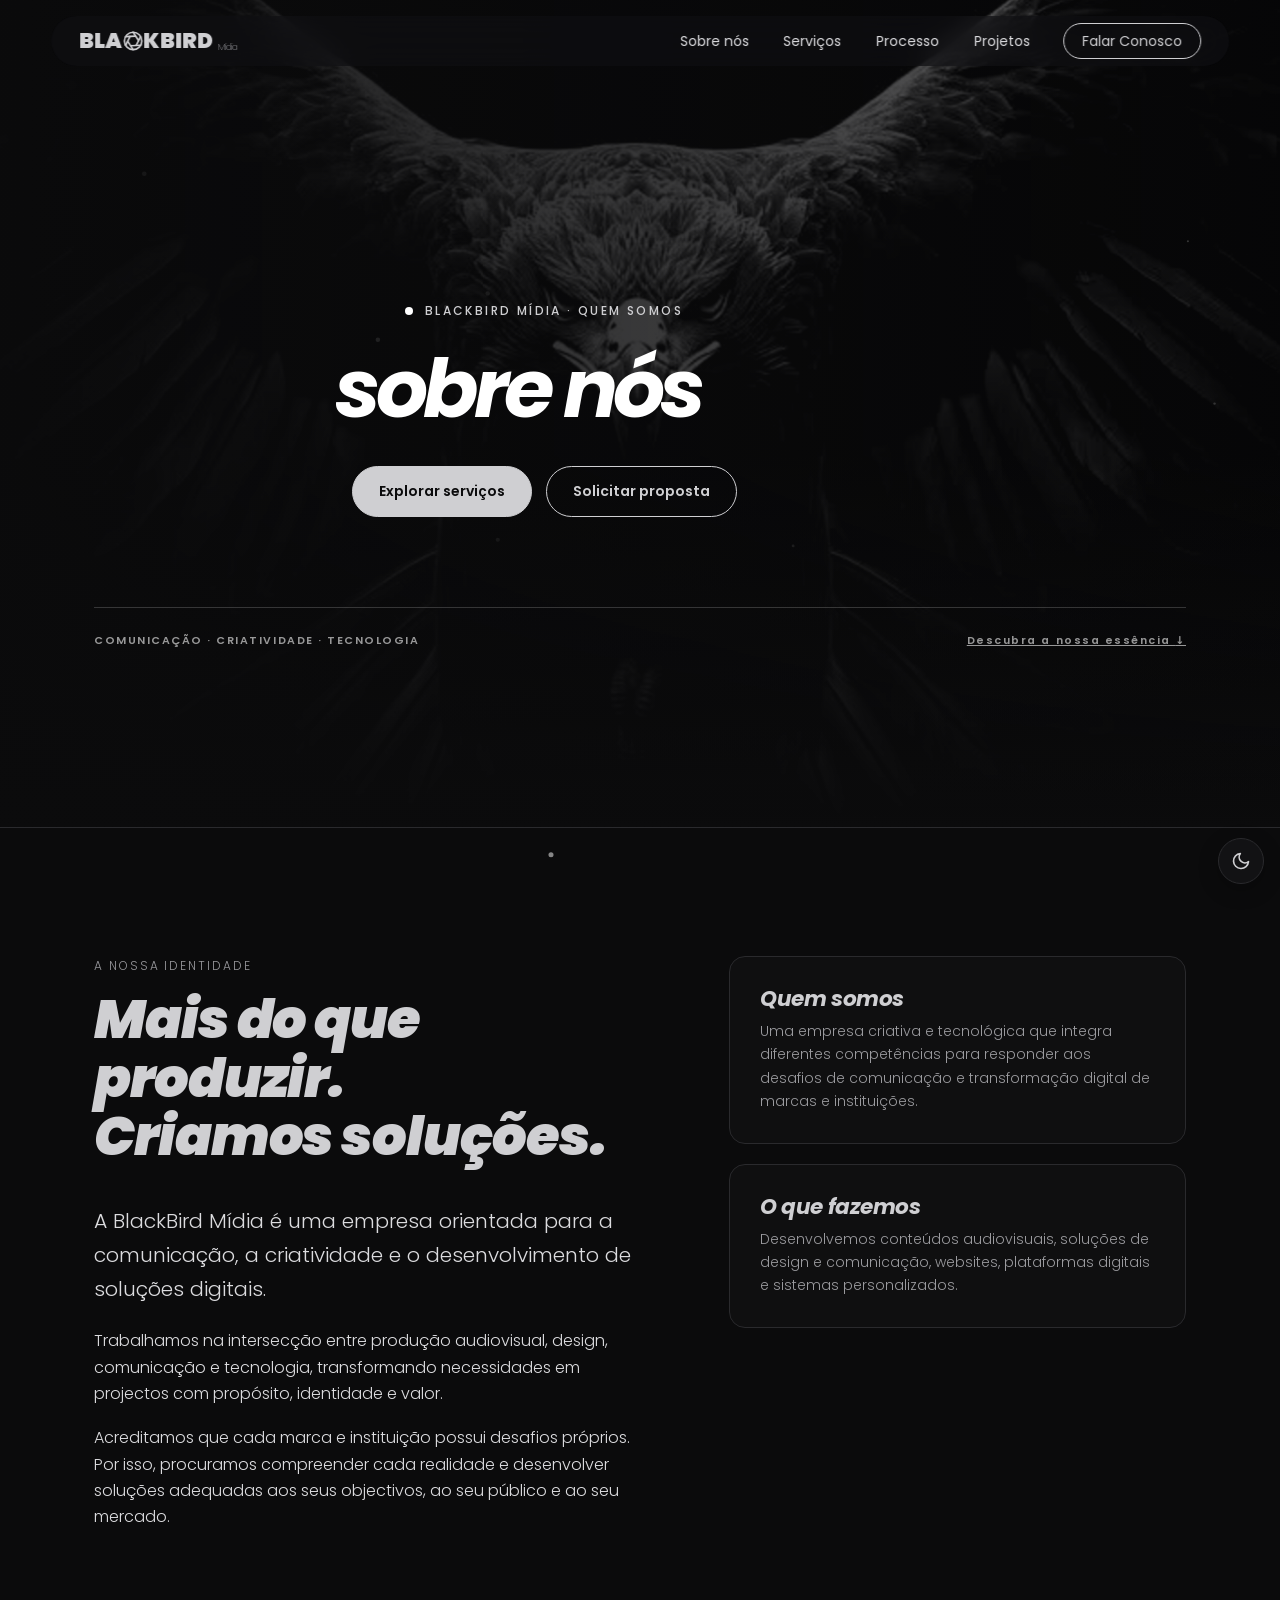
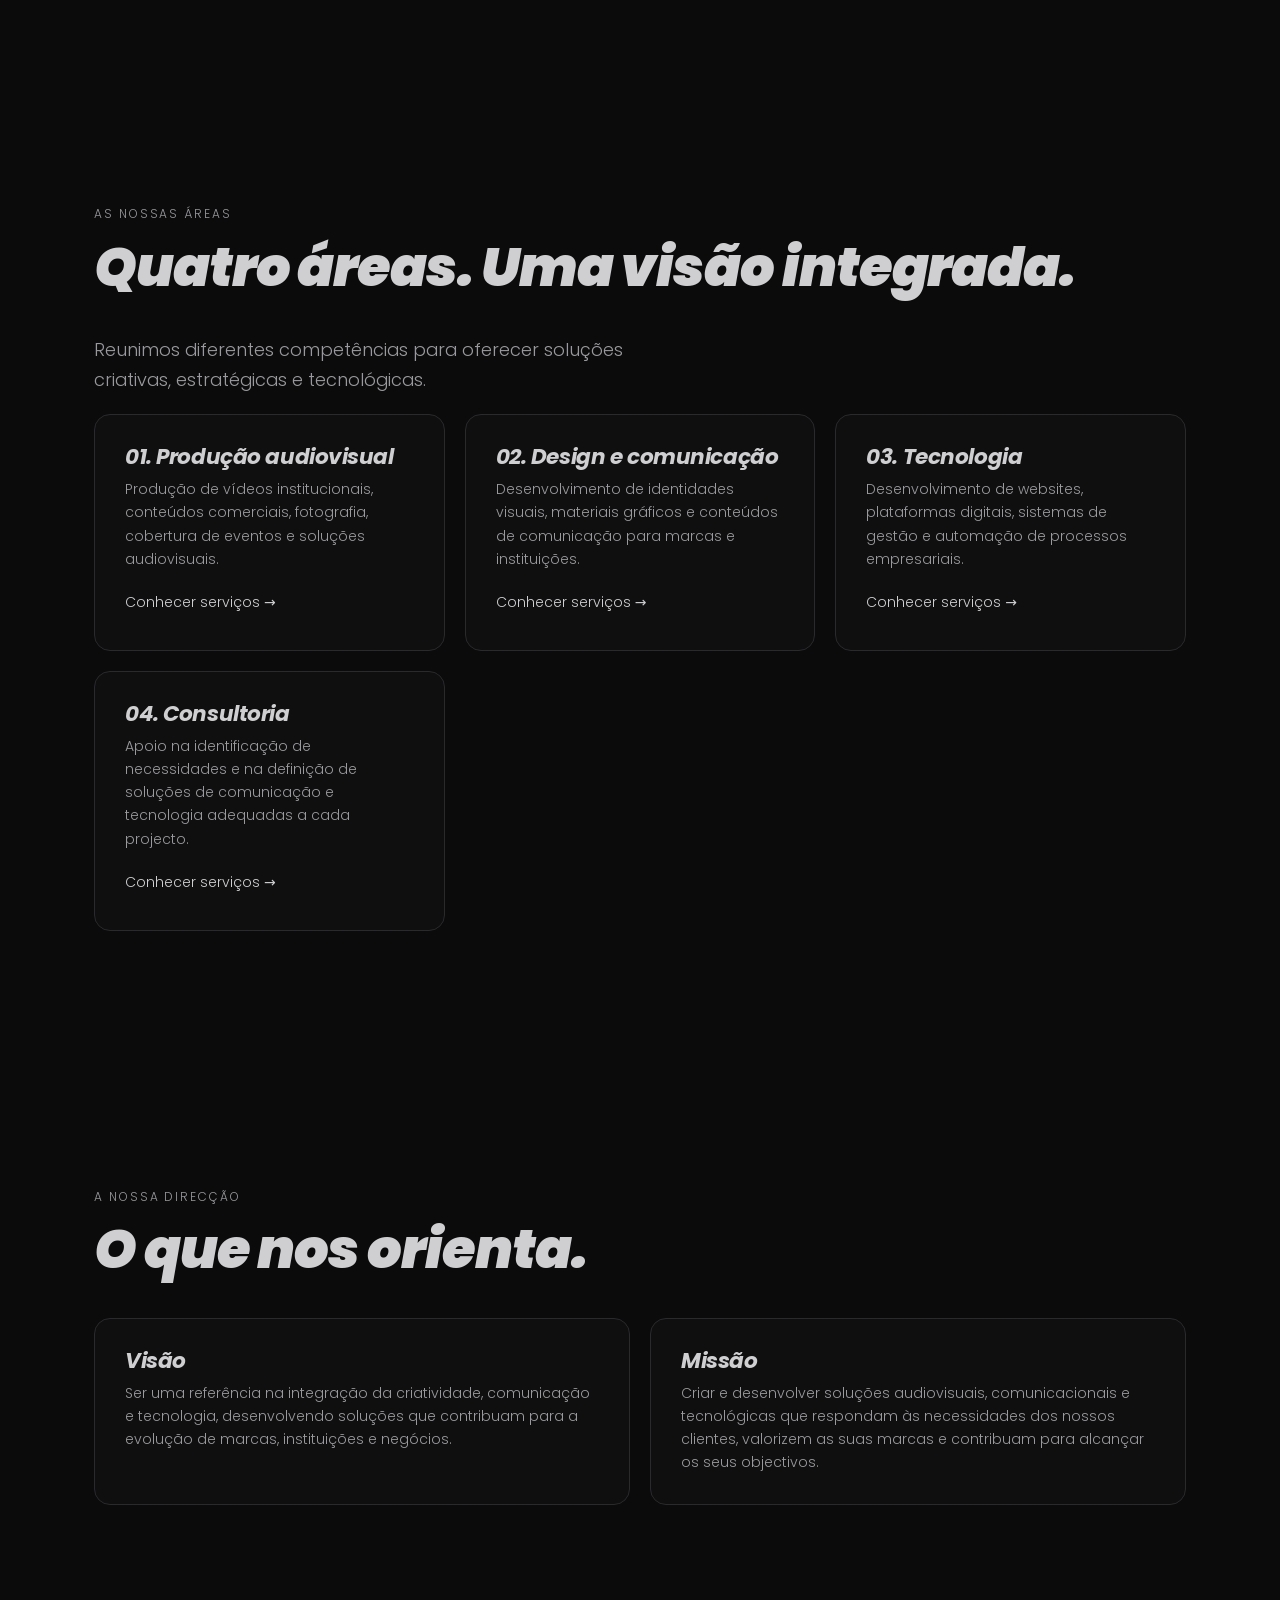
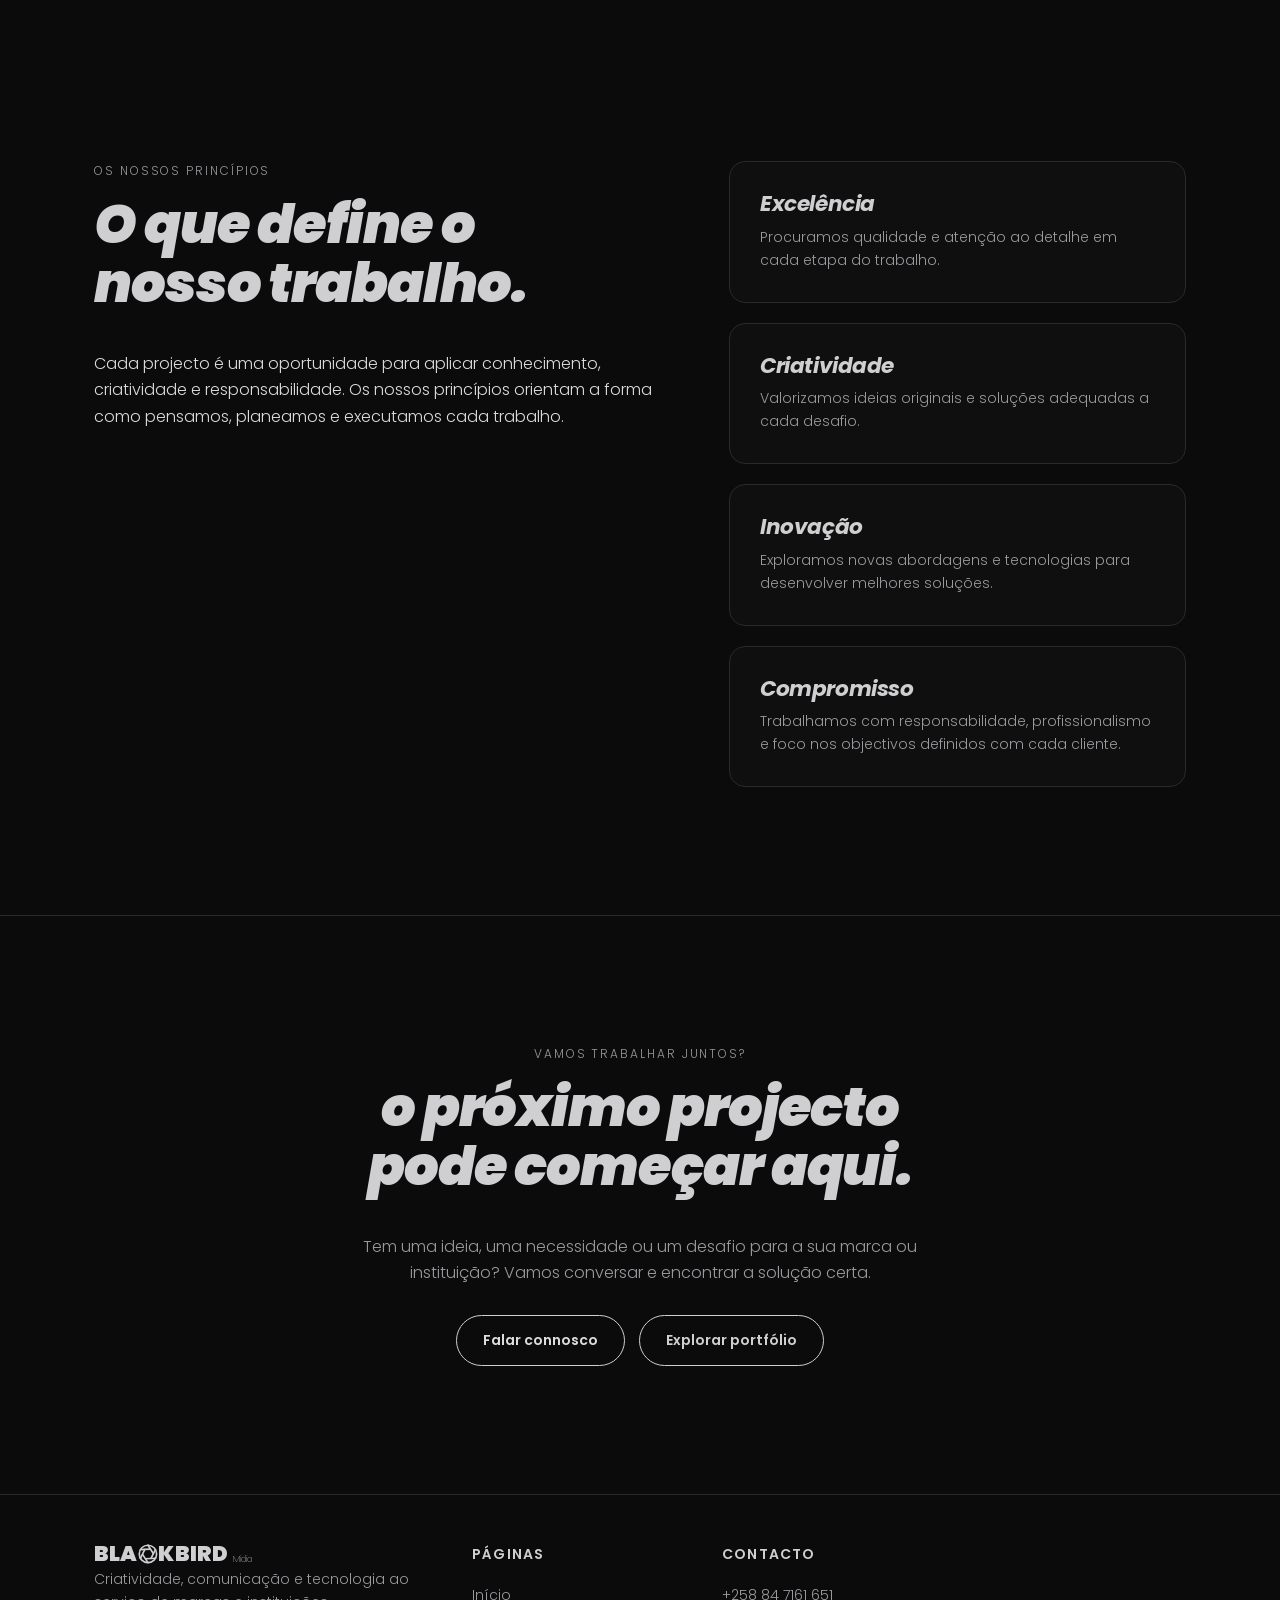
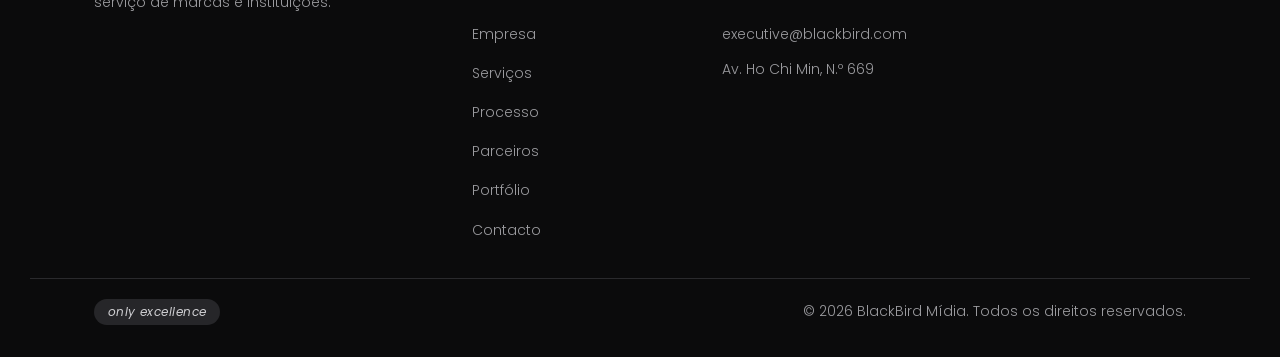
<file: sobre.html>
<!DOCTYPE html>
<html lang="pt-MZ">
<head>
    <meta charset="utf-8">
    <script src="servicos/js/tema.js"></script>
    <meta name="viewport" content="width=device-width, initial-scale=1, viewport-fit=cover">

    <title>Sobre a BlackBird Mídia | Comunicação, Criatividade e Tecnologia</title>

    <meta name="description" content="Conheça a BlackBird Mídia: uma empresa que integra produção audiovisual, design, comunicação e tecnologia para desenvolver soluções para marcas e instituições.">

    <meta name="theme-color" content="#080808">
    <meta name="color-scheme" content="dark">

    <link rel="icon" href="assets/icone.png">

    <link rel="preconnect" href="https://fonts.googleapis.com">
    <link rel="preconnect" href="https://fonts.gstatic.com" crossorigin>

    <link href="https://fonts.googleapis.com/css2?family=Poppins:ital,wght@0,200;0,300;0,400;0,500;0,600;0,700;0,800;0,900;1,300;1,700&display=swap" rel="stylesheet">

    <link rel="stylesheet" href="servicos/css/interno.css">
    <link rel="stylesheet" href="servicos/css/header.css">
    <link rel="stylesheet" href="servicos/css/responsividade.css">

    <style>
        :root {
  color-scheme: dark;

  /* Cores */
  --bg: #0b0b0c;
  --panel: #121214;
  --line: #262628;
  --ash: #7f7f82;
  --silver: #c9c9cc;
  --text: #d9d9db;
  --white: #ffffff;

  /* Tipografia */
  --font: 'Poppins', 'Segoe UI', system-ui, -apple-system, Roboto, Helvetica, Arial, sans-serif;

  /* Escala de tamanhos (única fonte de verdade) */
  --fs-xs: 0.75rem;                              /* chips, legendas, labels */
  --fs-sm: 0.875rem;                             /* links, notas, rodapé */
  --fs-base: 1rem;                               /* texto corrido */
  --fs-md: clamp(1.1rem, 1rem + 0.6vw, 1.35rem); /* h3, destaques */
  --fs-lg: clamp(1.4rem, 1.1rem + 1.4vw, 2rem);  /* itens de lista grandes */
  --fs-xl: clamp(2rem, 1.4rem + 3vw, 3.4rem);    /* h2 e títulos de secção */
  --fs-hero: clamp(2.6rem, 1.5rem + 7vw, 7.5rem);/* logótipo hero */

  /* Espaçamento */
  --pad: clamp(20px, 5vw, 72px);
  --section-y: clamp(64px, 10vw, 140px);
  --radius: 20px;

  --ease: cubic-bezier(0.22, 1, 0.36, 1);

  /* COLE AQUI a sua imagem base64 original */
    --eagle:url("[data-uri]");
}




/* Rodapé do hero */
.hero-bottom {
    width: 100%;
    display: flex;
    align-items: center;
    justify-content: space-between;
    gap: 20px;
    padding-top: 24px;
    border-top: 1px solid rgba(255, 255, 255, 0.18);
    color: rgba(255, 255, 255, 0.58);
    font-size: 0.68rem;
    font-weight: 600;
    letter-spacing: 0.14em;
}



/* =====================================
   RESPONSIVIDADE
===================================== */

@media (max-width: 768px) {

    .hero-company {
        min-height: 82svh;
        padding-top: calc(env(safe-area-inset-top, 0px) + 110px);
        padding-bottom: 24px;
    }

    .hero-company::before {
        background-position: 60% center;
        opacity: 0.32;
    }

    .hero-company::after {
        background:
            linear-gradient(
                90deg,
                rgba(0, 0, 0, 0.88),
                rgba(0, 0, 0, 0.58)
            ),
            linear-gradient(
                to top,
                var(--bg),
                transparent 45%
            );
    }

    .hero-copy {
        padding: 45px 0 65px;
    }

    .hero-company h1 {
        font-size: clamp(2.5rem, 10vw, 4.2rem);
        line-height: 1.12;
    }

    .hero-company .lead {
        font-size: 0.96rem;
        line-height: 1.8;
    }

    .hero-actions {
        align-items: stretch;
        flex-direction: column;
    }

    .hero-actions .btn {
        width: 100%;
        text-align: center;
    }

    .hero-bottom {
        align-items: flex-start;
        flex-direction: column;
        gap: 15px;
        font-size: 0.59rem;
    }

}

@media (prefers-reduced-motion: reduce) {
    .hero-scroll,
    .hero-scroll span {
        transition: none;
    }
}


/* =========================================================
   NAVEGAÇÃO
   ========================================================= */


    </style>
</head>

<body>
    <canvas id="snow" aria-hidden="true"></canvas>

<a class="skip" href="#conteudo">Saltar para o conteúdo</a>

<!-- CABEÇALHO -->
<header class="nav" id="nav">
  <a class="logo" href="index.html" aria-label="BlackBird Mídia, início">
    BLA<svg viewBox="0 0 24 24" fill="none"
      stroke="currentColor" stroke-width="2"
      stroke-linecap="round" aria-hidden="true">
      <circle cx="12" cy="12" r="10.5"/>
      <path d="M12 1.5 L18.5 11.5" transform="rotate(0 12 12)"/>
      <path d="M12 1.5 L18.5 11.5" transform="rotate(60 12 12)"/>
      <path d="M12 1.5 L18.5 11.5" transform="rotate(120 12 12)"/>
      <path d="M12 1.5 L18.5 11.5" transform="rotate(180 12 12)"/>
      <path d="M12 1.5 L18.5 11.5" transform="rotate(240 12 12)"/>
      <path d="M12 1.5 L18.5 11.5" transform="rotate(300 12 12)"/>
    </svg>KBIRD
    <small>Mídia</small>
  </a>

  <button class="menu" id="menuBtn"
    aria-expanded="false" aria-controls="menuList">
    Menu
  </button>

  <ul id="menuList">
    <li><a href="sobre.html">Sobre nós</a></li>
    <li><a href="servicos.html">Serviços</a></li>
    <li><a href="processo.html">Processo</a></li>
    <li><a href="projetos.html">Projetos</a></li>
    <li><a class="cta-nav" href="contacto.html">Falar Conosco</a></li>
  </ul>
</header>



<main id="conteudo">

    <!-- APRESENTAÇÃO -->

<!-- HERO EMPRESA -->
<section class="phead hero services-hero">

  

    <div class="wrap">

        <div class="services-hero-content">

            <span class="services-eyebrow">
                BLACKBIRD MÍDIA · QUEM SOMOS
            </span>

                  <h1>
        <span class="line">Sobre Nós</span>
    
      </h1>


 <div class="services-hero-actions">
        <a href="#areas" class="btn btn-solid">Explorar serviços</a>
        <a href="contacto.html" class="btn btn-line">Solicitar proposta</a>
      </div>

        </div>

        <div class="hero-bottom">

            <span>COMUNICAÇÃO · CRIATIVIDADE · TECNOLOGIA</span>

            <a href="#identidade" class="hero-scroll">
                Descubra a nossa essência
                <span aria-hidden="true">↓</span>
            </a>

        </div>

    </div>

</section>



    <!-- IDENTIDADE DA EMPRESA -->
    <section>
        <div class="wrap company">

            <div class="text">

                <p class="eyebrow">A NOSSA IDENTIDADE</p>

                <h2>Mais do que produzir. Criamos soluções.</h2>

                <p class="big">
                    A BlackBird Mídia é uma empresa orientada para a
                    comunicação, a criatividade e o desenvolvimento
                    de soluções digitais.
                </p>

                <p>
                    Trabalhamos na intersecção entre produção audiovisual,
                    design, comunicação e tecnologia, transformando
                    necessidades em projectos com propósito, identidade
                    e valor.
                </p>

                <p>
                    Acreditamos que cada marca e instituição possui
                    desafios próprios. Por isso, procuramos compreender
                    cada realidade e desenvolver soluções adequadas
                    aos seus objectivos, ao seu público e ao seu mercado.
                </p>

            </div>

            <div class="vm">

                <div>
                    <h3>Quem somos</h3>
                    <p>
                        Uma empresa criativa e tecnológica que integra
                        diferentes competências para responder aos
                        desafios de comunicação e transformação digital
                        de marcas e instituições.
                    </p>
                </div>

                <div>
                    <h3>O que fazemos</h3>
                    <p>
                        Desenvolvemos conteúdos audiovisuais,
                        soluções de design e comunicação, websites,
                        plataformas digitais e sistemas personalizados.
                    </p>
                </div>

            </div>

        </div>
    </section>


    <!-- PILARES DE ACTUAÇÃO -->
    <section>
        <div class="wrap">

            <p class="eyebrow">AS NOSSAS ÁREAS</p>

            <h2>Quatro áreas. Uma visão integrada.</h2>

            <p class="lead">
                Reunimos diferentes competências para oferecer
                soluções criativas, estratégicas e tecnológicas.
            </p>

            <div class="vm">

                <div>
                    <h3>01. Produção audiovisual</h3>
                    <p>
                        Produção de vídeos institucionais, conteúdos
                        comerciais, fotografia, cobertura de eventos
                        e soluções audiovisuais.
                    </p>
                    <a href="servicos.html">Conhecer serviços →</a>
                </div>

                <div>
                    <h3>02. Design e comunicação</h3>
                    <p>
                        Desenvolvimento de identidades visuais,
                        materiais gráficos e conteúdos de comunicação
                        para marcas e instituições.
                    </p>
                    <a href="servicos.html">Conhecer serviços →</a>
                </div>

                <div>
                    <h3>03. Tecnologia</h3>
                    <p>
                        Desenvolvimento de websites, plataformas
                        digitais, sistemas de gestão e automação
                        de processos empresariais.
                    </p>
                    <a href="servicos.html">Conhecer serviços →</a>
                </div>

                <div>
                    <h3>04. Consultoria</h3>
                    <p>
                        Apoio na identificação de necessidades e
                        na definição de soluções de comunicação
                        e tecnologia adequadas a cada projecto.
                    </p>
                    <a href="servicos.html">Conhecer serviços →</a>
                </div>

            </div>

        </div>
    </section>


    <!-- VISÃO E MISSÃO -->
    <section>
        <div class="wrap">

            <p class="eyebrow">A NOSSA DIRECÇÃO</p>

            <h2>O que nos orienta.</h2>

            <div class="vm">

                <div>
                    <h3>Visão</h3>
                    <p>
                        Ser uma referência na integração da criatividade,
                        comunicação e tecnologia, desenvolvendo soluções
                        que contribuam para a evolução de marcas,
                        instituições e negócios.
                    </p>
                </div>

                <div>
                    <h3>Missão</h3>
                    <p>
                        Criar e desenvolver soluções audiovisuais,
                        comunicacionais e tecnológicas que respondam
                        às necessidades dos nossos clientes, valorizem
                        as suas marcas e contribuam para alcançar
                        os seus objectivos.
                    </p>
                </div>

            </div>

        </div>
    </section>


    <!-- VALORES -->
    <section>
        <div class="wrap company">

            <div class="text">

                <p class="eyebrow">OS NOSSOS PRINCÍPIOS</p>

                <h2>O que define o nosso trabalho.</h2>

                <p>
                    Cada projecto é uma oportunidade para aplicar
                    conhecimento, criatividade e responsabilidade.
                    Os nossos princípios orientam a forma como
                    pensamos, planeamos e executamos cada trabalho.
                </p>

            </div>

            <div class="vm">

                <div>
                    <h3>Excelência</h3>
                    <p>
                        Procuramos qualidade e atenção ao detalhe
                        em cada etapa do trabalho.
                    </p>
                </div>

                <div>
                    <h3>Criatividade</h3>
                    <p>
                        Valorizamos ideias originais e soluções
                        adequadas a cada desafio.
                    </p>
                </div>

                <div>
                    <h3>Inovação</h3>
                    <p>
                        Exploramos novas abordagens e tecnologias
                        para desenvolver melhores soluções.
                    </p>
                </div>

                <div>
                    <h3>Compromisso</h3>
                    <p>
                        Trabalhamos com responsabilidade,
                        profissionalismo e foco nos objectivos
                        definidos com cada cliente.
                    </p>
                </div>

            </div>

        </div>
    </section>


    <!-- CHAMADA PARA ACÇÃO -->
    <section class="cta">
        <div class="wrap">

            <p class="eyebrow">VAMOS TRABALHAR JUNTOS?</p>

            <h2>O próximo projecto pode começar aqui.</h2>

            <p>
                Tem uma ideia, uma necessidade ou um desafio
                para a sua marca ou instituição?
                Vamos conversar e encontrar a solução certa.
            </p>

            <div class="actions">
                <a class="btn" href="contacto.html">
                    Falar connosco
                </a>

                <a class="btn ghost" href="portfolio.html">
                    Explorar portfólio
                </a>
            </div>

        </div>
    </section>

</main>


<!-- RODAPÉ -->
<footer>

    <div class="wrap foot">

        <div class="foot-brand">

            <a class="logo" href="index.html"
                aria-label="BlackBird Mídia, início">
                BLA<svg viewBox="0 0 24 24" fill="none"
                stroke="currentColor" stroke-width="2"
                stroke-linecap="round" aria-hidden="true">
                    <circle cx="12" cy="12" r="10.5"/>
                    <path d="M12 1.5 L18.5 11.5" transform="rotate(0 12 12)"/>
                    <path d="M12 1.5 L18.5 11.5" transform="rotate(60 12 12)"/>
                    <path d="M12 1.5 L18.5 11.5" transform="rotate(120 12 12)"/>
                    <path d="M12 1.5 L18.5 11.5" transform="rotate(180 12 12)"/>
                    <path d="M12 1.5 L18.5 11.5" transform="rotate(240 12 12)"/>
                    <path d="M12 1.5 L18.5 11.5" transform="rotate(300 12 12)"/>
                </svg>KBIRD
                <small>Mídia</small>
            </a>

            <p>
                Criatividade, comunicação e tecnologia
                ao serviço de marcas e instituições.
            </p>

        </div>


        <nav aria-label="Páginas do rodapé">

            <b>Páginas</b>

            <ul>
                <li><a href="index.html">Início</a></li>
                <li><a href="empresa.html">Empresa</a></li>
                <li><a href="servicos.html">Serviços</a></li>
                <li><a href="processo.html">Processo</a></li>
                <li><a href="parceiros.html">Parceiros</a></li>
                <li><a href="portfolio.html">Portfólio</a></li>
                <li><a href="contacto.html">Contacto</a></li>
            </ul>

        </nav>


        <div>

            <b>Contacto</b>

            <ul>
                <li>
                    <a href="tel:+258847161651">
                        +258 84 7161 651
                    </a>
                </li>

                <li>
                    <a href="mailto:executive@blackbird.com">
                        executive@blackbird.com
                    </a>
                </li>

                <li>Av. Ho Chi Min, N.º 669</li>
            </ul>

        </div>

    </div>


    <div class="wrap legal">

        <span class="chip">only excellence</span>

        <span>
            © <span id="yr">2026</span>
            BlackBird Mídia. Todos os direitos reservados.
        </span>

    </div>

</footer>

<script src="servicos/js/menu.js"></script>
<script src="servicos/js/interno.js"></script>

</body>
</html>
</file>
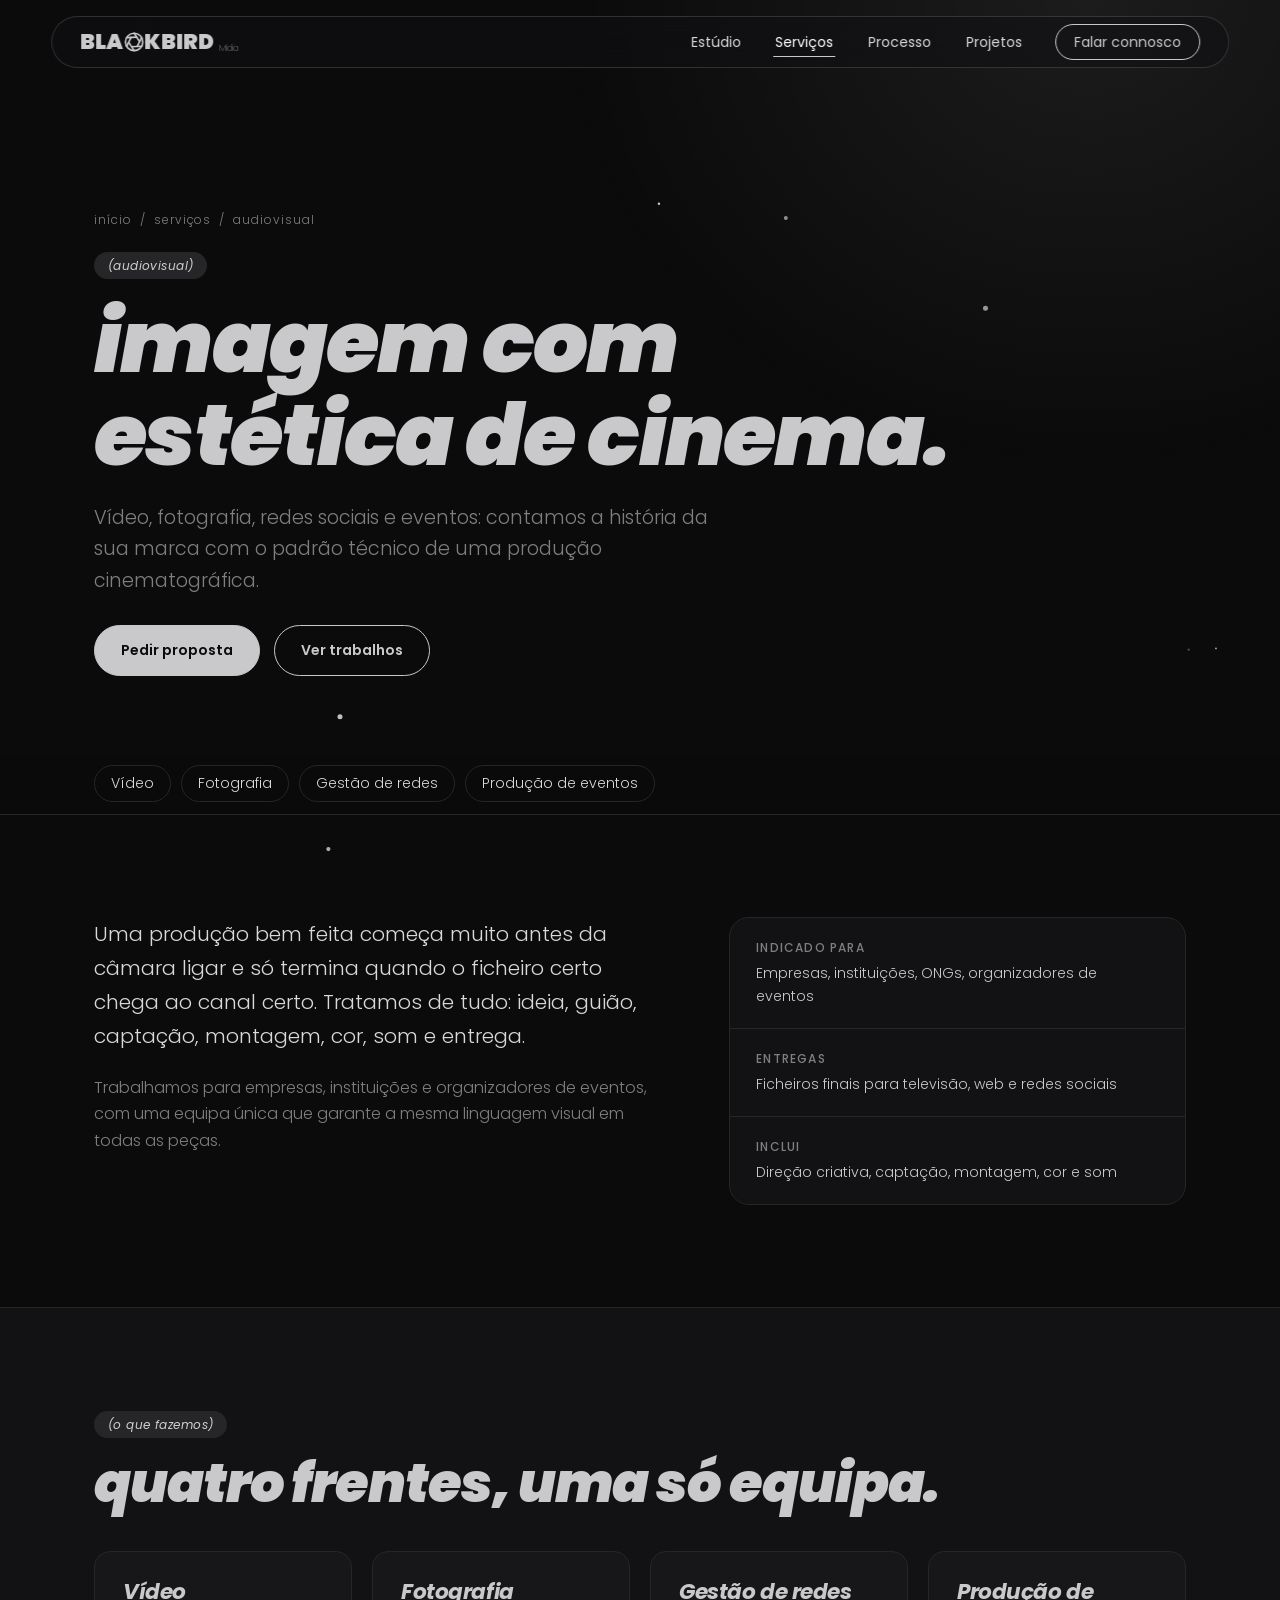
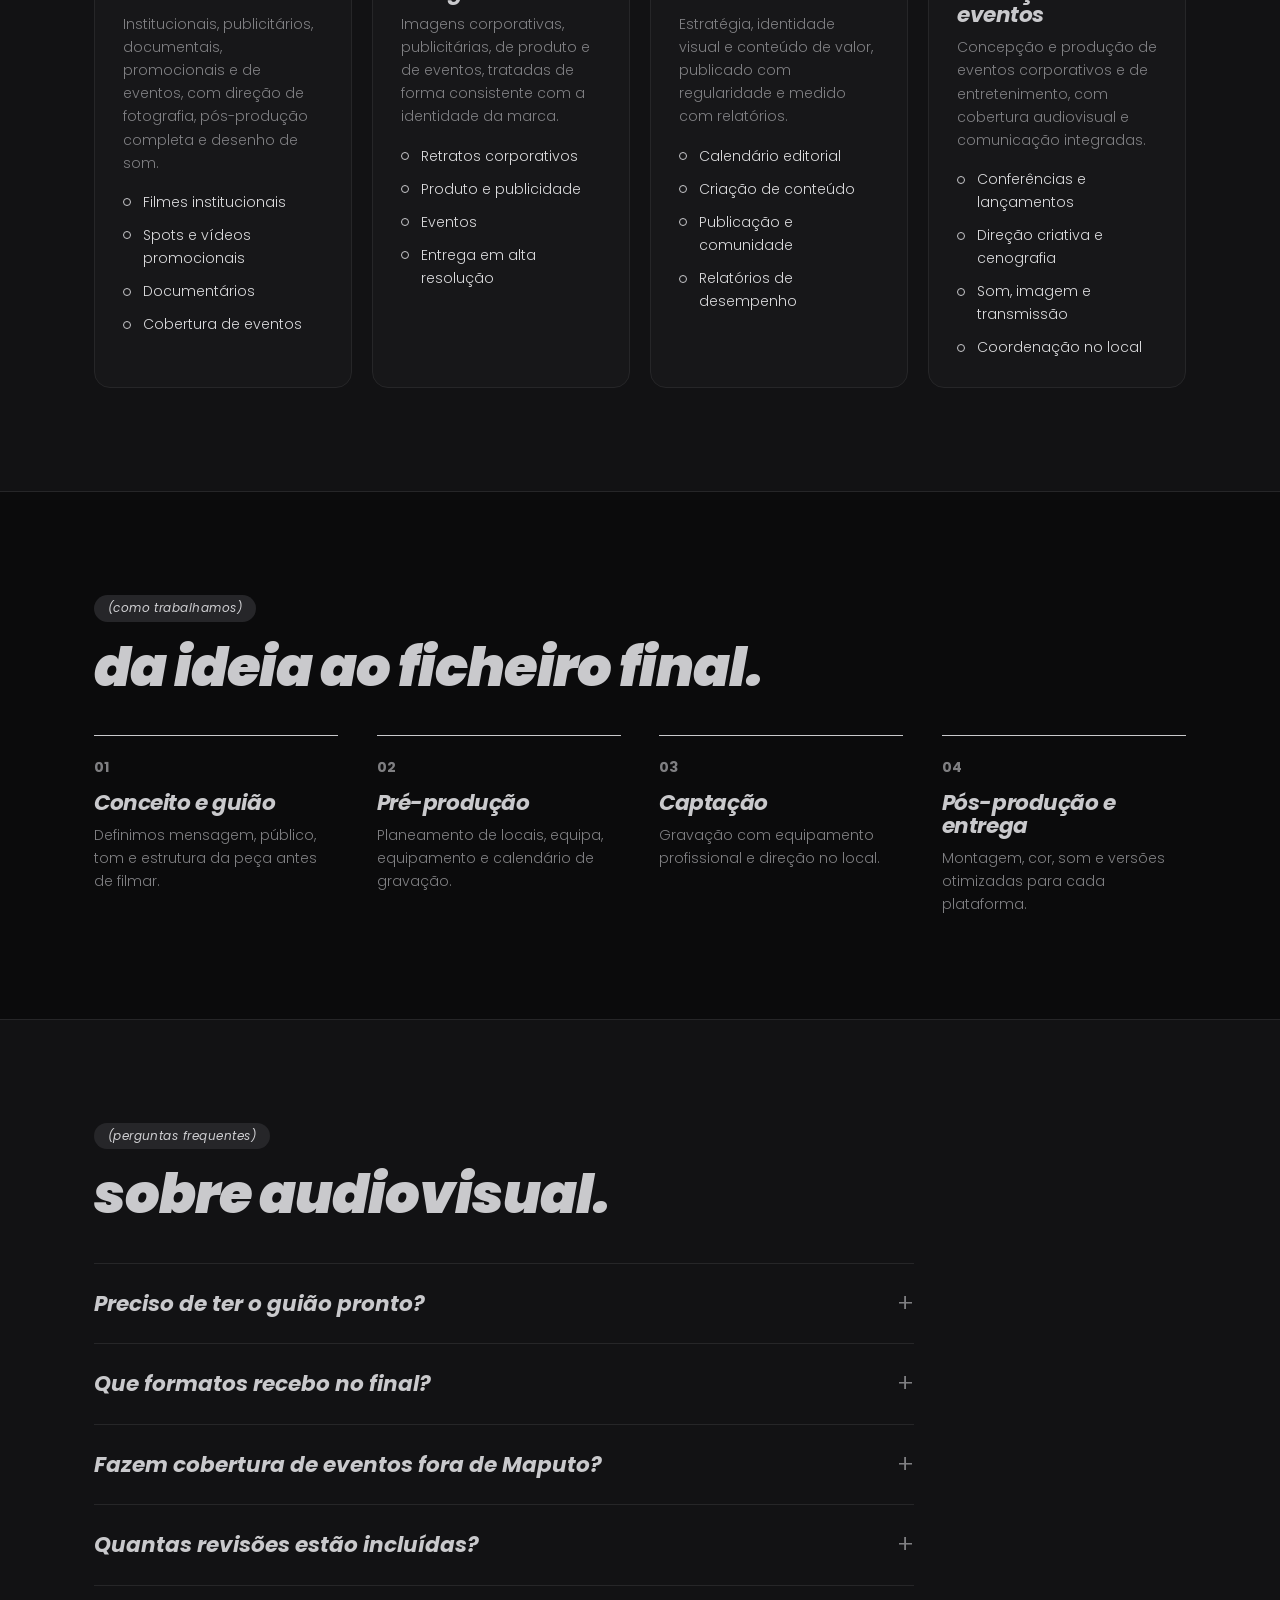
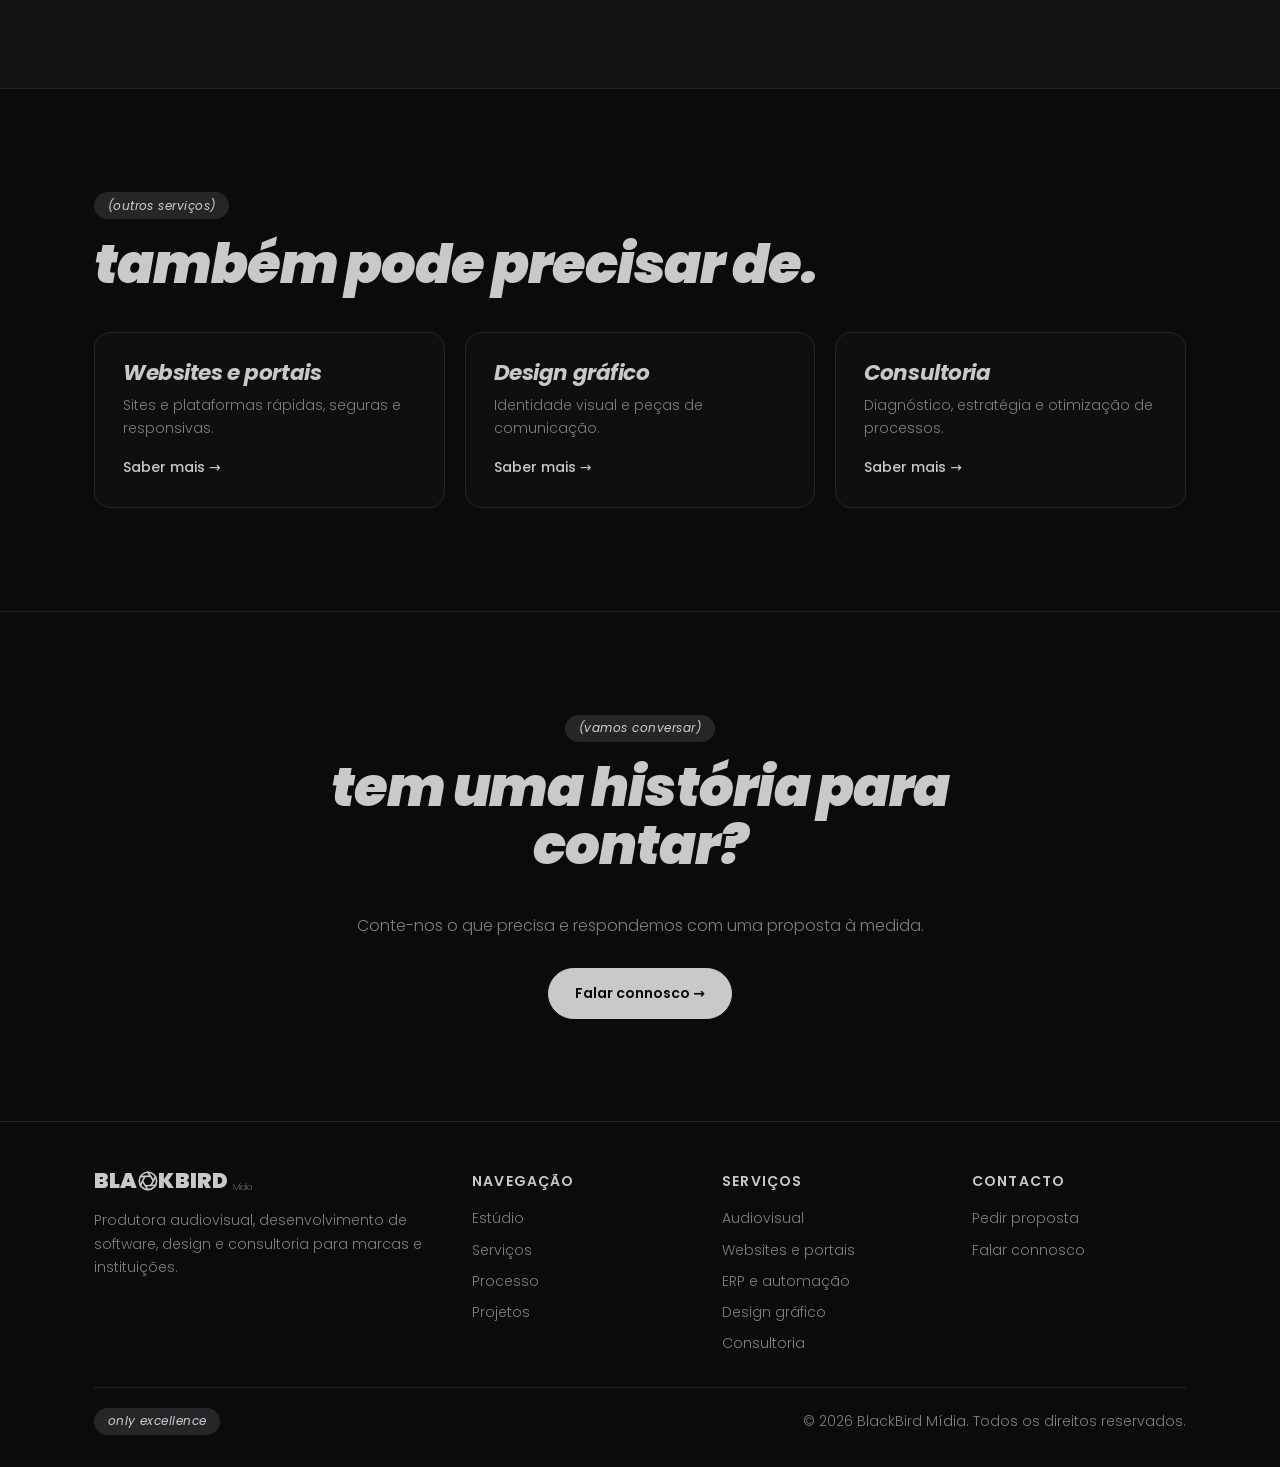
<file: servicos/audiovisual.html>
<!DOCTYPE html>
<html lang="pt-MZ">
<head>
<meta charset="utf-8">
<meta name="viewport" content="width=device-width, initial-scale=1, viewport-fit=cover">
<title>Audiovisual | BlackBird Mídia</title>
<meta name="description" content="Vídeo, fotografia, gestão de redes e produção de eventos com estética de cinema, do guião à entrega final.">
<meta name="color-scheme" content="dark">
<link rel="icon" href="assets/icone.png">
<link rel="preconnect" href="https://fonts.googleapis.com">
<link rel="preconnect" href="https://fonts.gstatic.com" crossorigin>
<link href="https://fonts.googleapis.com/css2?family=Poppins:ital,wght@0,200;0,300;0,400;0,500;0,600;0,700;0,900;1,300;1,700;1,900&display=swap" rel="stylesheet">
<link rel="stylesheet" href="css/interno.css">
</head>
<body>
<a class="skip" href="#conteudo">Saltar para o conteúdo</a>
<canvas id="snow" aria-hidden="true"></canvas>

<header class="nav" id="nav">
  <a class="logo" href="index.html" aria-label="BlackBird Mídia, início">BLA<svg viewBox="0 0 24 24" fill="none" stroke="currentColor" stroke-width="2" stroke-linecap="round" aria-hidden="true"><circle cx="12" cy="12" r="10.5"/><path d="M12 1.5 L18.5 11.5"/><path d="M12 1.5 L18.5 11.5" transform="rotate(60 12 12)"/><path d="M12 1.5 L18.5 11.5" transform="rotate(120 12 12)"/><path d="M12 1.5 L18.5 11.5" transform="rotate(180 12 12)"/><path d="M12 1.5 L18.5 11.5" transform="rotate(240 12 12)"/><path d="M12 1.5 L18.5 11.5" transform="rotate(300 12 12)"/></svg>KBIRD<small>Mídia</small></a>
  <button class="menu" id="menuBtn" aria-expanded="false" aria-controls="menuList">Menu</button>
  <ul id="menuList">
    <li><a href="index.html#quem-somos">Estúdio</a></li>
    <li><a href="servicos.html" aria-current="page">Serviços</a></li>
    <li><a href="processo.html">Processo</a></li>
    <li><a href="portfolio.html">Projetos</a></li>
    <li><a class="cta-nav" href="contacto.html">Falar connosco</a></li>
  </ul>
</header>

<main id="conteudo">
  <div class="phead">
    <div class="wrap">
      <nav class="crumbs" aria-label="Localização"><a href="index.html">início</a> / <a href="servicos.html">serviços</a> / <span>audiovisual</span></nav>
      <span class="chip">(audiovisual)</span>
      <h1>imagem com estética de cinema.</h1>
      <p class="lead">Vídeo, fotografia, redes sociais e eventos: contamos a história da sua marca com o padrão técnico de uma produção cinematográfica.</p>
      <div class="actions">
        <a class="btn btn-solid" href="contacto.html">Pedir proposta</a>
        <a class="btn btn-line" href="portfolio.html#audiovisual">Ver trabalhos</a>
      </div>
    </div>
  </div>

  <nav class="anchors" aria-label="Ir para serviço">
    <div class="wrap"><a href="#video">Vídeo</a><a href="#fotografia">Fotografia</a><a href="#gestao">Gestão de redes</a><a href="#producao">Produção de eventos</a></div>
  </nav>

  <section>
    <div class="wrap intro">
      <div class="fade-up">
        <p class="big">Uma produção bem feita começa muito antes da câmara ligar e só termina quando o ficheiro certo chega ao canal certo. Tratamos de tudo: ideia, guião, captação, montagem, cor, som e entrega.</p>
        <p style="color:var(--ash)">Trabalhamos para empresas, instituições e organizadores de eventos, com uma equipa única que garante a mesma linguagem visual em todas as peças.</p>
      </div>
      <div class="facts fade-up">
        <div><b>Indicado para</b><span>Empresas, instituições, ONGs, organizadores de eventos</span></div>
        <div><b>Entregas</b><span>Ficheiros finais para televisão, web e redes sociais</span></div>
        <div><b>Inclui</b><span>Direção criativa, captação, montagem, cor e som</span></div>
      </div>
    </div>
  </section>

  <section class="alt">
    <div class="wrap">
      <span class="chip fade-up">(o que fazemos)</span>
      <h2 class="fade-up">quatro frentes, uma só equipa.</h2>
      <div class="grid">
        <div class="card sub-card fade-up" id="video">
          <h3>Vídeo</h3>
          <p>Institucionais, publicitários, documentais, promocionais e de eventos, com direção de fotografia, pós-produção completa e desenho de som.</p>
          <ul class="ticks" style="margin-top:16px">
            <li>Filmes institucionais</li><li>Spots e vídeos promocionais</li><li>Documentários</li><li>Cobertura de eventos</li>
          </ul>
        </div>
        <div class="card sub-card fade-up" id="fotografia">
          <h3>Fotografia</h3>
          <p>Imagens corporativas, publicitárias, de produto e de eventos, tratadas de forma consistente com a identidade da marca.</p>
          <ul class="ticks" style="margin-top:16px">
            <li>Retratos corporativos</li><li>Produto e publicidade</li><li>Eventos</li><li>Entrega em alta resolução</li>
          </ul>
        </div>
        <div class="card sub-card fade-up" id="gestao">
          <h3>Gestão de redes</h3>
          <p>Estratégia, identidade visual e conteúdo de valor, publicado com regularidade e medido com relatórios.</p>
          <ul class="ticks" style="margin-top:16px">
            <li>Calendário editorial</li><li>Criação de conteúdo</li><li>Publicação e comunidade</li><li>Relatórios de desempenho</li>
          </ul>
        </div>
        <div class="card sub-card fade-up" id="producao">
          <h3>Produção de eventos</h3>
          <p>Concepção e produção de eventos corporativos e de entretenimento, com cobertura audiovisual e comunicação integradas.</p>
          <ul class="ticks" style="margin-top:16px">
            <li>Conferências e lançamentos</li><li>Direção criativa e cenografia</li><li>Som, imagem e transmissão</li><li>Coordenação no local</li>
          </ul>
        </div>
      </div>
    </div>
  </section>

  <section>
    <div class="wrap">
      <span class="chip fade-up">(como trabalhamos)</span>
      <h2 class="fade-up">da ideia ao ficheiro final.</h2>
      <ol class="mini">
        <li class="fade-up"><h3>Conceito e guião</h3><p>Definimos mensagem, público, tom e estrutura da peça antes de filmar.</p></li>
        <li class="fade-up"><h3>Pré-produção</h3><p>Planeamento de locais, equipa, equipamento e calendário de gravação.</p></li>
        <li class="fade-up"><h3>Captação</h3><p>Gravação com equipamento profissional e direção no local.</p></li>
        <li class="fade-up"><h3>Pós-produção e entrega</h3><p>Montagem, cor, som e versões otimizadas para cada plataforma.</p></li>
      </ol>
    </div>
  </section>

  <section class="alt">
    <div class="wrap">
      <span class="chip fade-up">(perguntas frequentes)</span>
      <h2 class="fade-up">sobre audiovisual.</h2>
      <div class="faq fade-up">
        <details><summary>Preciso de ter o guião pronto?</summary><p>Não. Podemos desenvolver o conceito e o guião consigo, a partir do briefing e dos objetivos da comunicação.</p></details>
        <details><summary>Que formatos recebo no final?</summary><p>Entregamos versões otimizadas para cada canal, como formato horizontal, vertical e quadrado, e cortes curtos para redes sociais, conforme o combinado.</p></details>
        <details><summary>Fazem cobertura de eventos fora de Maputo?</summary><p>Sim, a nível nacional. As deslocações são previstas no orçamento.</p></details>
        <details><summary>Quantas revisões estão incluídas?</summary><p>Cada projeto inclui rondas de revisão em pontos combinados na proposta. Alterações fora do escopo são orçamentadas antes de avançarmos.</p></details>
      </div>
    </div>
  </section>

  <section>
    <div class="wrap">
      <span class="chip fade-up">(outros serviços)</span>
      <h2 class="fade-up">também pode precisar de.</h2>
      <div class="grid">
        <a class="card fade-up" href="websites.html"><h3>Websites e portais</h3><p>Sites e plataformas rápidas, seguras e responsivas.</p><span class="go">Saber mais →</span></a>
        <a class="card fade-up" href="design.html"><h3>Design gráfico</h3><p>Identidade visual e peças de comunicação.</p><span class="go">Saber mais →</span></a>
        <a class="card fade-up" href="consultoria.html"><h3>Consultoria</h3><p>Diagnóstico, estratégia e otimização de processos.</p><span class="go">Saber mais →</span></a>
      </div>
    </div>
  </section>

  <section class="cta">
    <div class="wrap">
      <span class="chip fade-up">(vamos conversar)</span>
      <h2 class="fade-up">tem uma história para contar?</h2>
      <p class="fade-up">Conte-nos o que precisa e respondemos com uma proposta à medida.</p>
      <div class="actions fade-up"><a class="btn btn-solid" href="contacto.html">Falar connosco →</a></div>
    </div>
  </section>
</main>

<footer>
  <div class="wrap">
    <div class="foot">
      <div>
        <a class="logo" href="index.html" aria-label="BlackBird Mídia">BLA<svg viewBox="0 0 24 24" fill="none" stroke="currentColor" stroke-width="2" stroke-linecap="round" aria-hidden="true"><circle cx="12" cy="12" r="10.5"/><path d="M12 1.5 L18.5 11.5"/><path d="M12 1.5 L18.5 11.5" transform="rotate(60 12 12)"/><path d="M12 1.5 L18.5 11.5" transform="rotate(120 12 12)"/><path d="M12 1.5 L18.5 11.5" transform="rotate(180 12 12)"/><path d="M12 1.5 L18.5 11.5" transform="rotate(240 12 12)"/><path d="M12 1.5 L18.5 11.5" transform="rotate(300 12 12)"/></svg>KBIRD<small>Mídia</small></a>
        <p style="margin-top:14px">Produtora audiovisual, desenvolvimento de software, design e consultoria para marcas e instituições.</p>
      </div>
      <div><h4>Navegação</h4><ul><li><a href="index.html#quem-somos">Estúdio</a></li><li><a href="servicos.html">Serviços</a></li><li><a href="processo.html">Processo</a></li><li><a href="portfolio.html">Projetos</a></li></ul></div>
      <div><h4>Serviços</h4><ul><li><a href="audiovisual.html">Audiovisual</a></li><li><a href="websites.html">Websites e portais</a></li><li><a href="erp.html">ERP e automação</a></li><li><a href="design.html">Design gráfico</a></li><li><a href="consultoria.html">Consultoria</a></li></ul></div>
      <div><h4>Contacto</h4><ul><li><a href="contacto.html">Pedir proposta</a></li><li><a href="contacto.html">Falar connosco</a></li></ul></div>
    </div>
    <div class="legal"><span class="chip">only excellence</span><span>© 2026 BlackBird Mídia. Todos os direitos reservados.</span></div>
  </div>
</footer>
<script src="js/interno.js"></script>
</body>
</html>
</file>
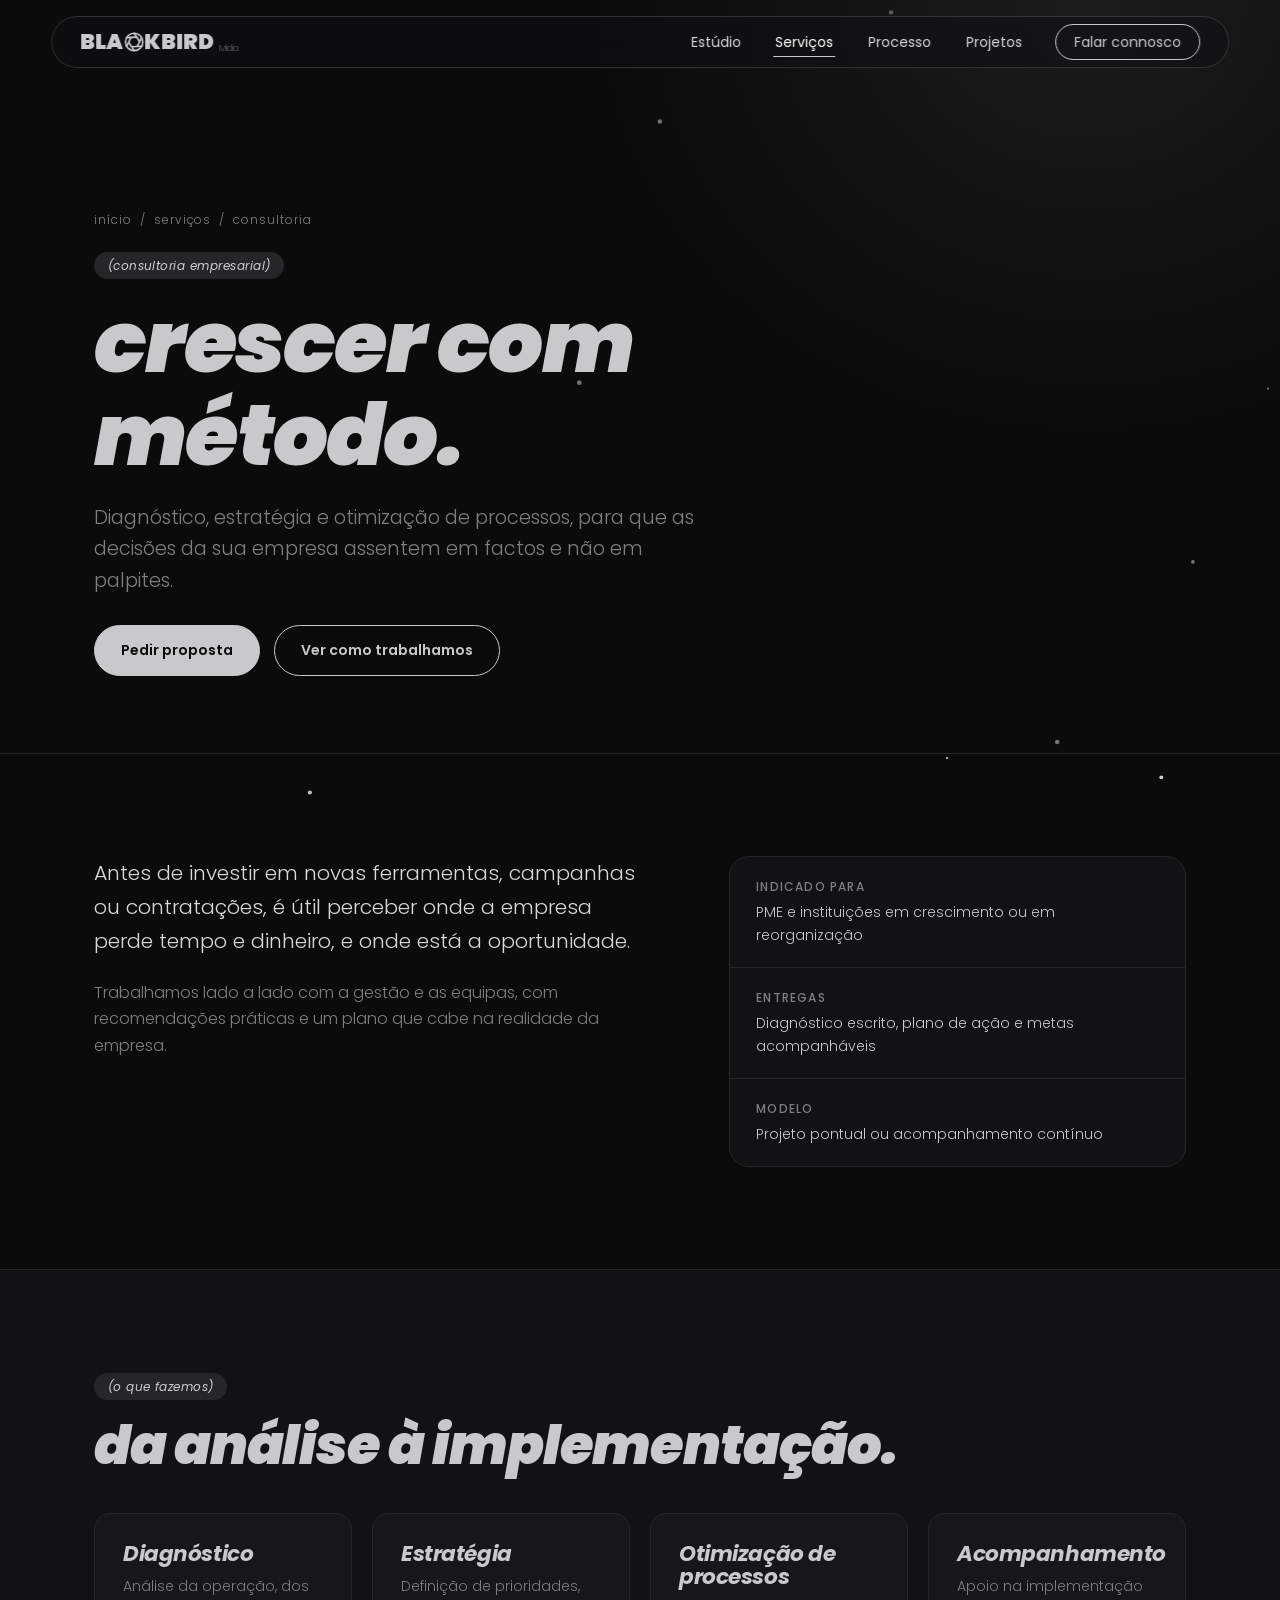
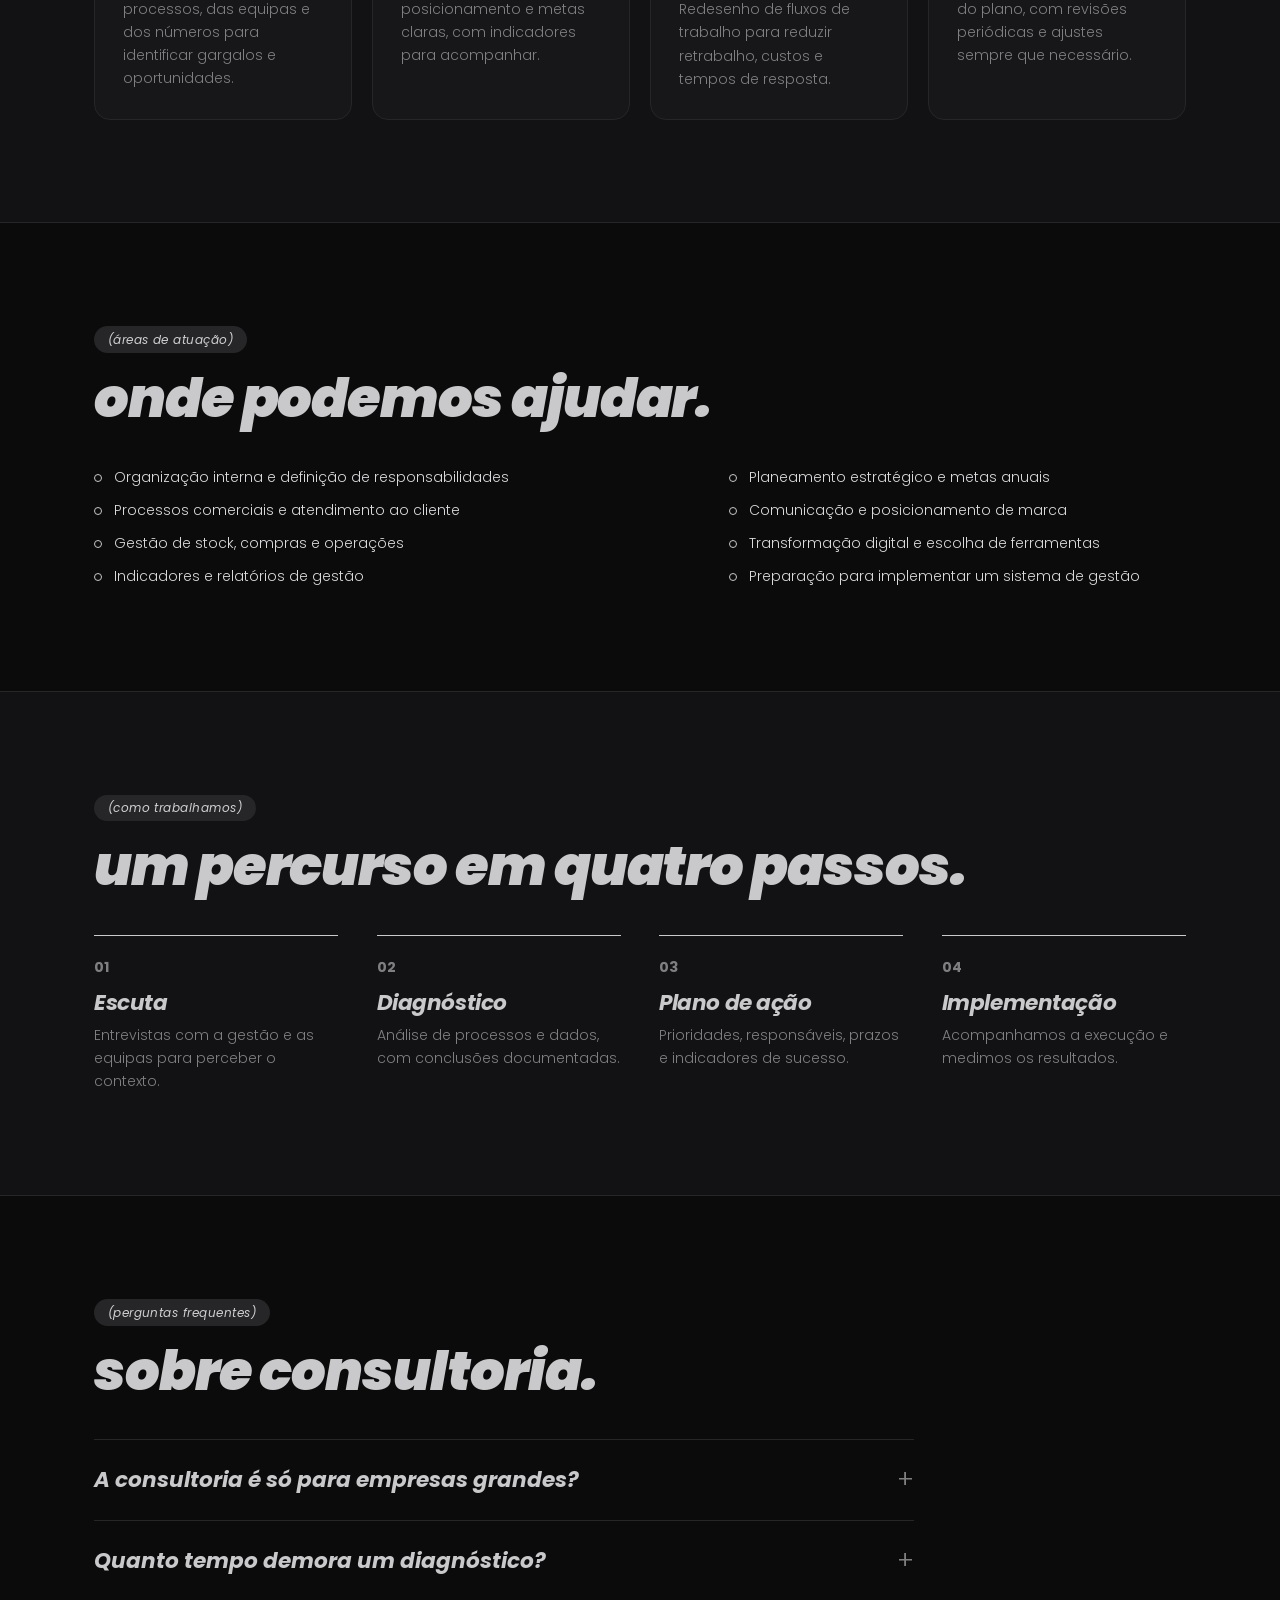
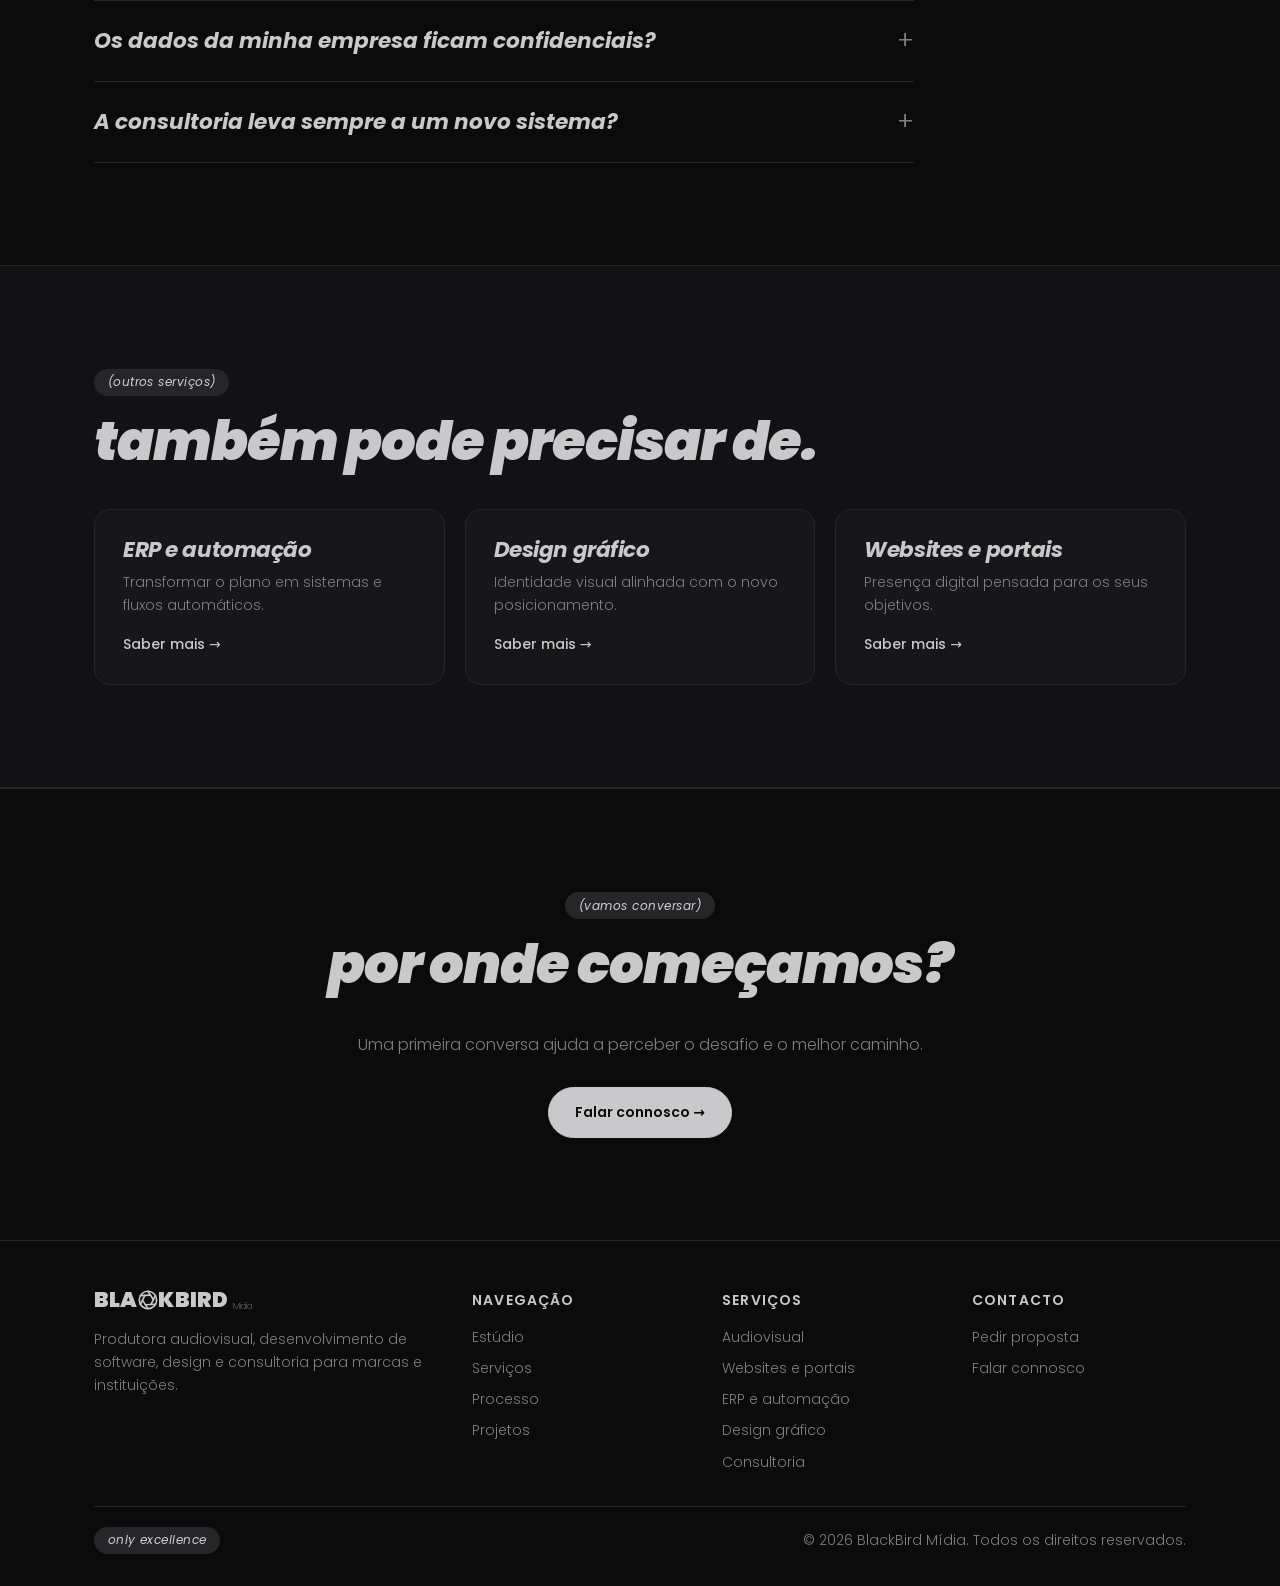
<file: servicos/consultoria.html>
<!DOCTYPE html>
<html lang="pt-MZ">
<head>
<meta charset="utf-8">
<meta name="viewport" content="width=device-width, initial-scale=1, viewport-fit=cover">
<title>Consultoria empresarial | BlackBird Mídia</title>
<meta name="description" content="Diagnóstico, estratégia e otimização de processos para crescer com método.">
<meta name="color-scheme" content="dark">
<link rel="icon" href="assets/icone.png">
<link rel="preconnect" href="https://fonts.googleapis.com">
<link rel="preconnect" href="https://fonts.gstatic.com" crossorigin>
<link href="https://fonts.googleapis.com/css2?family=Poppins:ital,wght@0,200;0,300;0,400;0,500;0,600;0,700;0,900;1,300;1,700;1,900&display=swap" rel="stylesheet">
<link rel="stylesheet" href="css/interno.css">
</head>
<body>
<a class="skip" href="#conteudo">Saltar para o conteúdo</a>
<canvas id="snow" aria-hidden="true"></canvas>

<header class="nav" id="nav">
  <a class="logo" href="index.html" aria-label="BlackBird Mídia, início">BLA<svg viewBox="0 0 24 24" fill="none" stroke="currentColor" stroke-width="2" stroke-linecap="round" aria-hidden="true"><circle cx="12" cy="12" r="10.5"/><path d="M12 1.5 L18.5 11.5"/><path d="M12 1.5 L18.5 11.5" transform="rotate(60 12 12)"/><path d="M12 1.5 L18.5 11.5" transform="rotate(120 12 12)"/><path d="M12 1.5 L18.5 11.5" transform="rotate(180 12 12)"/><path d="M12 1.5 L18.5 11.5" transform="rotate(240 12 12)"/><path d="M12 1.5 L18.5 11.5" transform="rotate(300 12 12)"/></svg>KBIRD<small>Mídia</small></a>
  <button class="menu" id="menuBtn" aria-expanded="false" aria-controls="menuList">Menu</button>
  <ul id="menuList">
    <li><a href="index.html#quem-somos">Estúdio</a></li>
    <li><a href="servicos.html" aria-current="page">Serviços</a></li>
    <li><a href="processo.html">Processo</a></li>
    <li><a href="portfolio.html">Projetos</a></li>
    <li><a class="cta-nav" href="contacto.html">Falar connosco</a></li>
  </ul>
</header>

<main id="conteudo">
  <div class="phead">
    <div class="wrap">
      <nav class="crumbs" aria-label="Localização"><a href="index.html">início</a> / <a href="servicos.html">serviços</a> / <span>consultoria</span></nav>
      <span class="chip">(consultoria empresarial)</span>
      <h1>crescer com método.</h1>
      <p class="lead">Diagnóstico, estratégia e otimização de processos, para que as decisões da sua empresa assentem em factos e não em palpites.</p>
      <div class="actions">
        <a class="btn btn-solid" href="contacto.html">Pedir proposta</a>
        <a class="btn btn-line" href="processo.html">Ver como trabalhamos</a>
      </div>
    </div>
  </div>

  <section>
    <div class="wrap intro">
      <div class="fade-up">
        <p class="big">Antes de investir em novas ferramentas, campanhas ou contratações, é útil perceber onde a empresa perde tempo e dinheiro, e onde está a oportunidade.</p>
        <p style="color:var(--ash)">Trabalhamos lado a lado com a gestão e as equipas, com recomendações práticas e um plano que cabe na realidade da empresa.</p>
      </div>
      <div class="facts fade-up">
        <div><b>Indicado para</b><span>PME e instituições em crescimento ou em reorganização</span></div>
        <div><b>Entregas</b><span>Diagnóstico escrito, plano de ação e metas acompanháveis</span></div>
        <div><b>Modelo</b><span>Projeto pontual ou acompanhamento contínuo</span></div>
      </div>
    </div>
  </section>

  <section class="alt">
    <div class="wrap">
      <span class="chip fade-up">(o que fazemos)</span>
      <h2 class="fade-up">da análise à implementação.</h2>
      <div class="grid">
        <div class="card fade-up"><h3>Diagnóstico</h3><p>Análise da operação, dos processos, das equipas e dos números para identificar gargalos e oportunidades.</p></div>
        <div class="card fade-up"><h3>Estratégia</h3><p>Definição de prioridades, posicionamento e metas claras, com indicadores para acompanhar.</p></div>
        <div class="card fade-up"><h3>Otimização de processos</h3><p>Redesenho de fluxos de trabalho para reduzir retrabalho, custos e tempos de resposta.</p></div>
        <div class="card fade-up"><h3>Acompanhamento</h3><p>Apoio na implementação do plano, com revisões periódicas e ajustes sempre que necessário.</p></div>
      </div>
    </div>
  </section>

  <section>
    <div class="wrap">
      <span class="chip fade-up">(áreas de atuação)</span>
      <h2 class="fade-up">onde podemos ajudar.</h2>
      <div class="intro">
        <ul class="ticks fade-up">
          <li>Organização interna e definição de responsabilidades</li>
          <li>Processos comerciais e atendimento ao cliente</li>
          <li>Gestão de stock, compras e operações</li>
          <li>Indicadores e relatórios de gestão</li>
        </ul>
        <ul class="ticks fade-up">
          <li>Planeamento estratégico e metas anuais</li>
          <li>Comunicação e posicionamento de marca</li>
          <li>Transformação digital e escolha de ferramentas</li>
          <li>Preparação para implementar um sistema de gestão</li>
        </ul>
      </div>
    </div>
  </section>

  <section class="alt">
    <div class="wrap">
      <span class="chip fade-up">(como trabalhamos)</span>
      <h2 class="fade-up">um percurso em quatro passos.</h2>
      <ol class="mini">
        <li class="fade-up"><h3>Escuta</h3><p>Entrevistas com a gestão e as equipas para perceber o contexto.</p></li>
        <li class="fade-up"><h3>Diagnóstico</h3><p>Análise de processos e dados, com conclusões documentadas.</p></li>
        <li class="fade-up"><h3>Plano de ação</h3><p>Prioridades, responsáveis, prazos e indicadores de sucesso.</p></li>
        <li class="fade-up"><h3>Implementação</h3><p>Acompanhamos a execução e medimos os resultados.</p></li>
      </ol>
    </div>
  </section>

  <section>
    <div class="wrap">
      <span class="chip fade-up">(perguntas frequentes)</span>
      <h2 class="fade-up">sobre consultoria.</h2>
      <div class="faq fade-up">
        <details><summary>A consultoria é só para empresas grandes?</summary><p>Não. Trabalhamos sobretudo com pequenas e médias empresas, adaptando a profundidade da análise ao tamanho e à fase do negócio.</p></details>
        <details><summary>Quanto tempo demora um diagnóstico?</summary><p>Depende da dimensão da empresa e do âmbito. Definimos o prazo na proposta, depois de uma primeira conversa.</p></details>
        <details><summary>Os dados da minha empresa ficam confidenciais?</summary><p>Sim. Tratamos toda a informação com confidencialidade e podemos formalizá-lo num acordo de confidencialidade, se pretender.</p></details>
        <details><summary>A consultoria leva sempre a um novo sistema?</summary><p>Não. Muitas vezes o ganho vem de reorganizar processos. Só recomendamos tecnologia quando faz sentido para o negócio.</p></details>
      </div>
    </div>
  </section>

  <section class="alt">
    <div class="wrap">
      <span class="chip fade-up">(outros serviços)</span>
      <h2 class="fade-up">também pode precisar de.</h2>
      <div class="grid">
        <a class="card fade-up" href="erp.html"><h3>ERP e automação</h3><p>Transformar o plano em sistemas e fluxos automáticos.</p><span class="go">Saber mais →</span></a>
        <a class="card fade-up" href="design.html"><h3>Design gráfico</h3><p>Identidade visual alinhada com o novo posicionamento.</p><span class="go">Saber mais →</span></a>
        <a class="card fade-up" href="websites.html"><h3>Websites e portais</h3><p>Presença digital pensada para os seus objetivos.</p><span class="go">Saber mais →</span></a>
      </div>
    </div>
  </section>

  <section class="cta">
    <div class="wrap">
      <span class="chip fade-up">(vamos conversar)</span>
      <h2 class="fade-up">por onde começamos?</h2>
      <p class="fade-up">Uma primeira conversa ajuda a perceber o desafio e o melhor caminho.</p>
      <div class="actions fade-up"><a class="btn btn-solid" href="contacto.html">Falar connosco →</a></div>
    </div>
  </section>
</main>

<footer>
  <div class="wrap">
    <div class="foot">
      <div>
        <a class="logo" href="index.html" aria-label="BlackBird Mídia">BLA<svg viewBox="0 0 24 24" fill="none" stroke="currentColor" stroke-width="2" stroke-linecap="round" aria-hidden="true"><circle cx="12" cy="12" r="10.5"/><path d="M12 1.5 L18.5 11.5"/><path d="M12 1.5 L18.5 11.5" transform="rotate(60 12 12)"/><path d="M12 1.5 L18.5 11.5" transform="rotate(120 12 12)"/><path d="M12 1.5 L18.5 11.5" transform="rotate(180 12 12)"/><path d="M12 1.5 L18.5 11.5" transform="rotate(240 12 12)"/><path d="M12 1.5 L18.5 11.5" transform="rotate(300 12 12)"/></svg>KBIRD<small>Mídia</small></a>
        <p style="margin-top:14px">Produtora audiovisual, desenvolvimento de software, design e consultoria para marcas e instituições.</p>
      </div>
      
    <div>
        <h4>Navegação</h4>
        <ul>
            <li><a href="index.html#quem-somos">Estúdio</a></li>
            <li><a href="servicos.html">Serviços</a></li>
            <li><a href="processo.html">Processo</a></li>
            <li><a href="portfolio.html">Projetos</a></li>
        </ul>
    </div>
      <div>
        <h4>Serviços</h4>
        <ul>
            <li><a href="audiovisual.html">Audiovisual</a></li>
            <li><a href="websites.html">Websites e portais</a></li>
            <li><a href="erp.html">ERP e automação</a></li>
            <li><a href="design.html">Design gráfico</a></li>
            <li><a href="consultoria.html">Consultoria</a></li>
        </ul>
    </div>
      <div>
        <h4>Contacto</h4>
        <ul><li><a href="contacto.html">Pedir proposta</a></li>
            <li><a href="contacto.html">Falar connosco</a></li>
        </ul>
    </div>
    </div>
    <div class="legal"><span class="chip">only excellence</span><span>© 2026 BlackBird Mídia. Todos os direitos reservados.</span></div>
  </div>
</footer>
<script src="js/interno.js"></script>
</body>
</html>
</file>
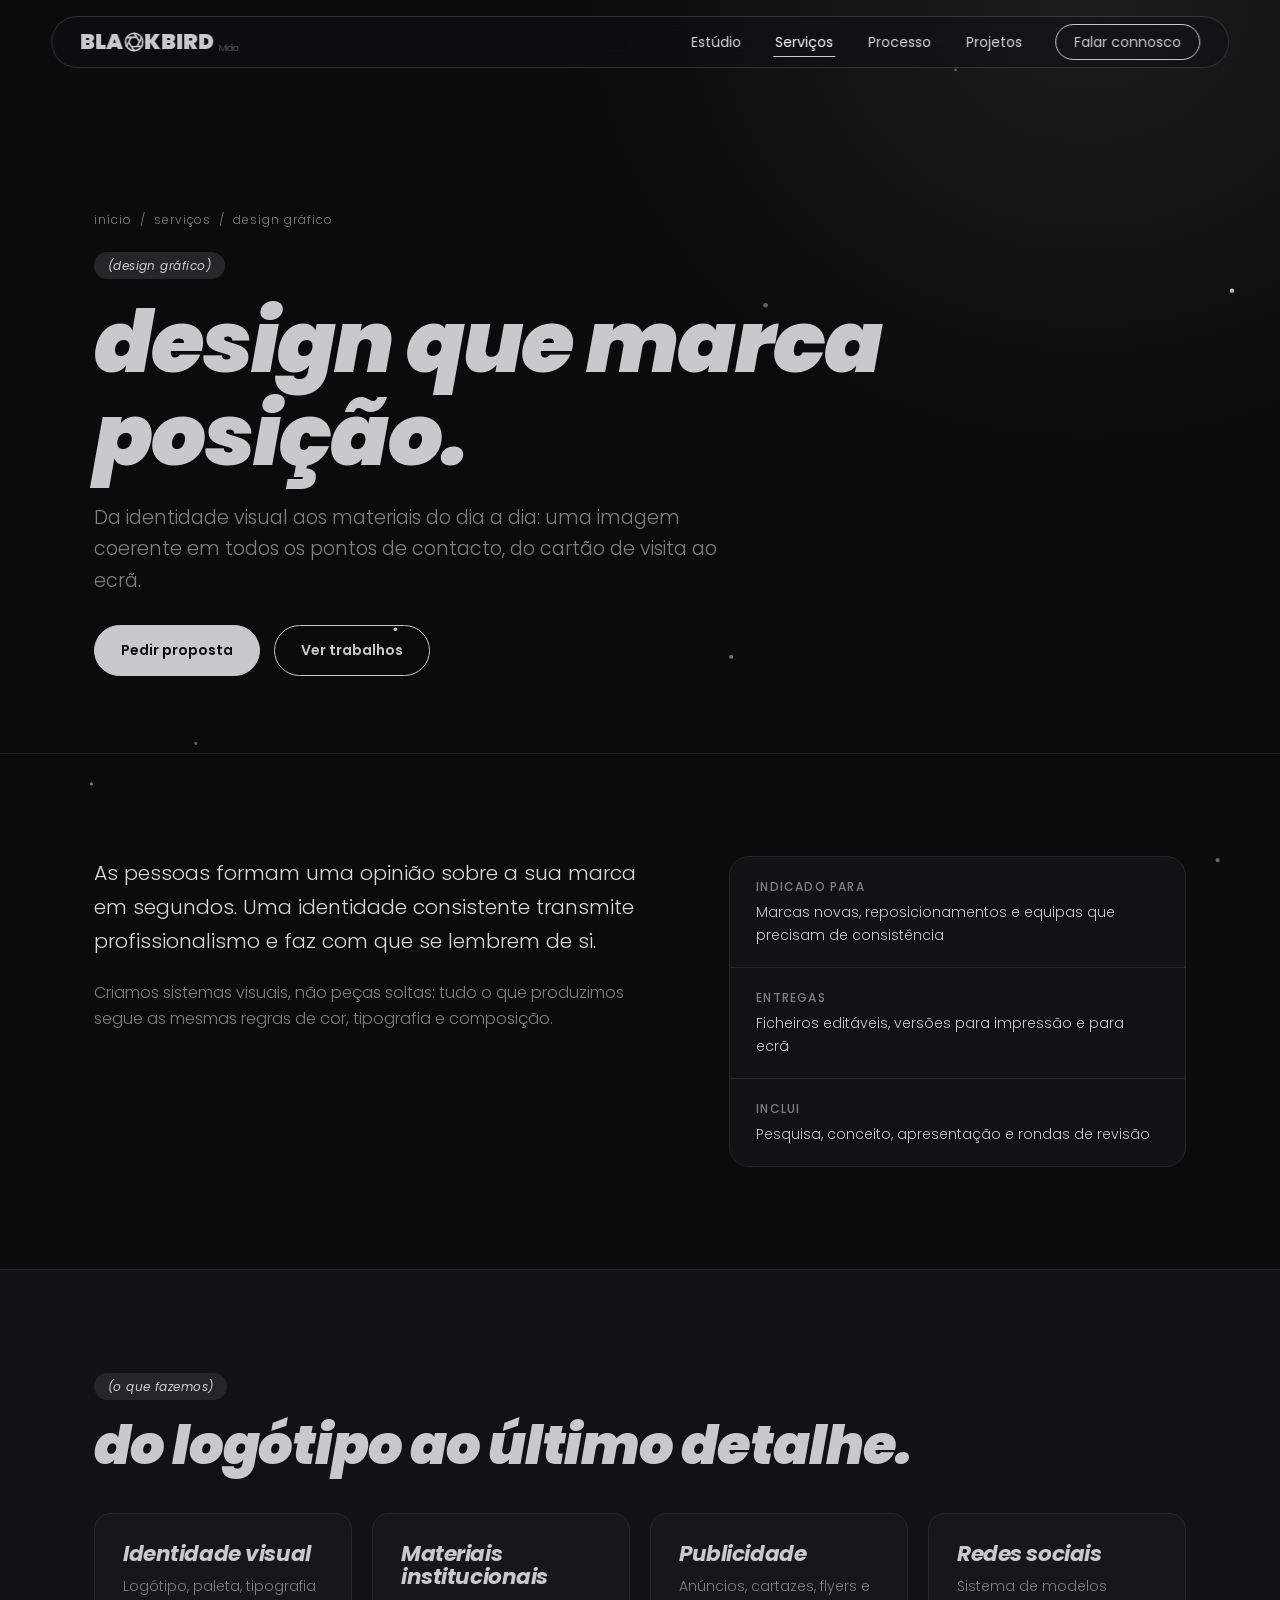
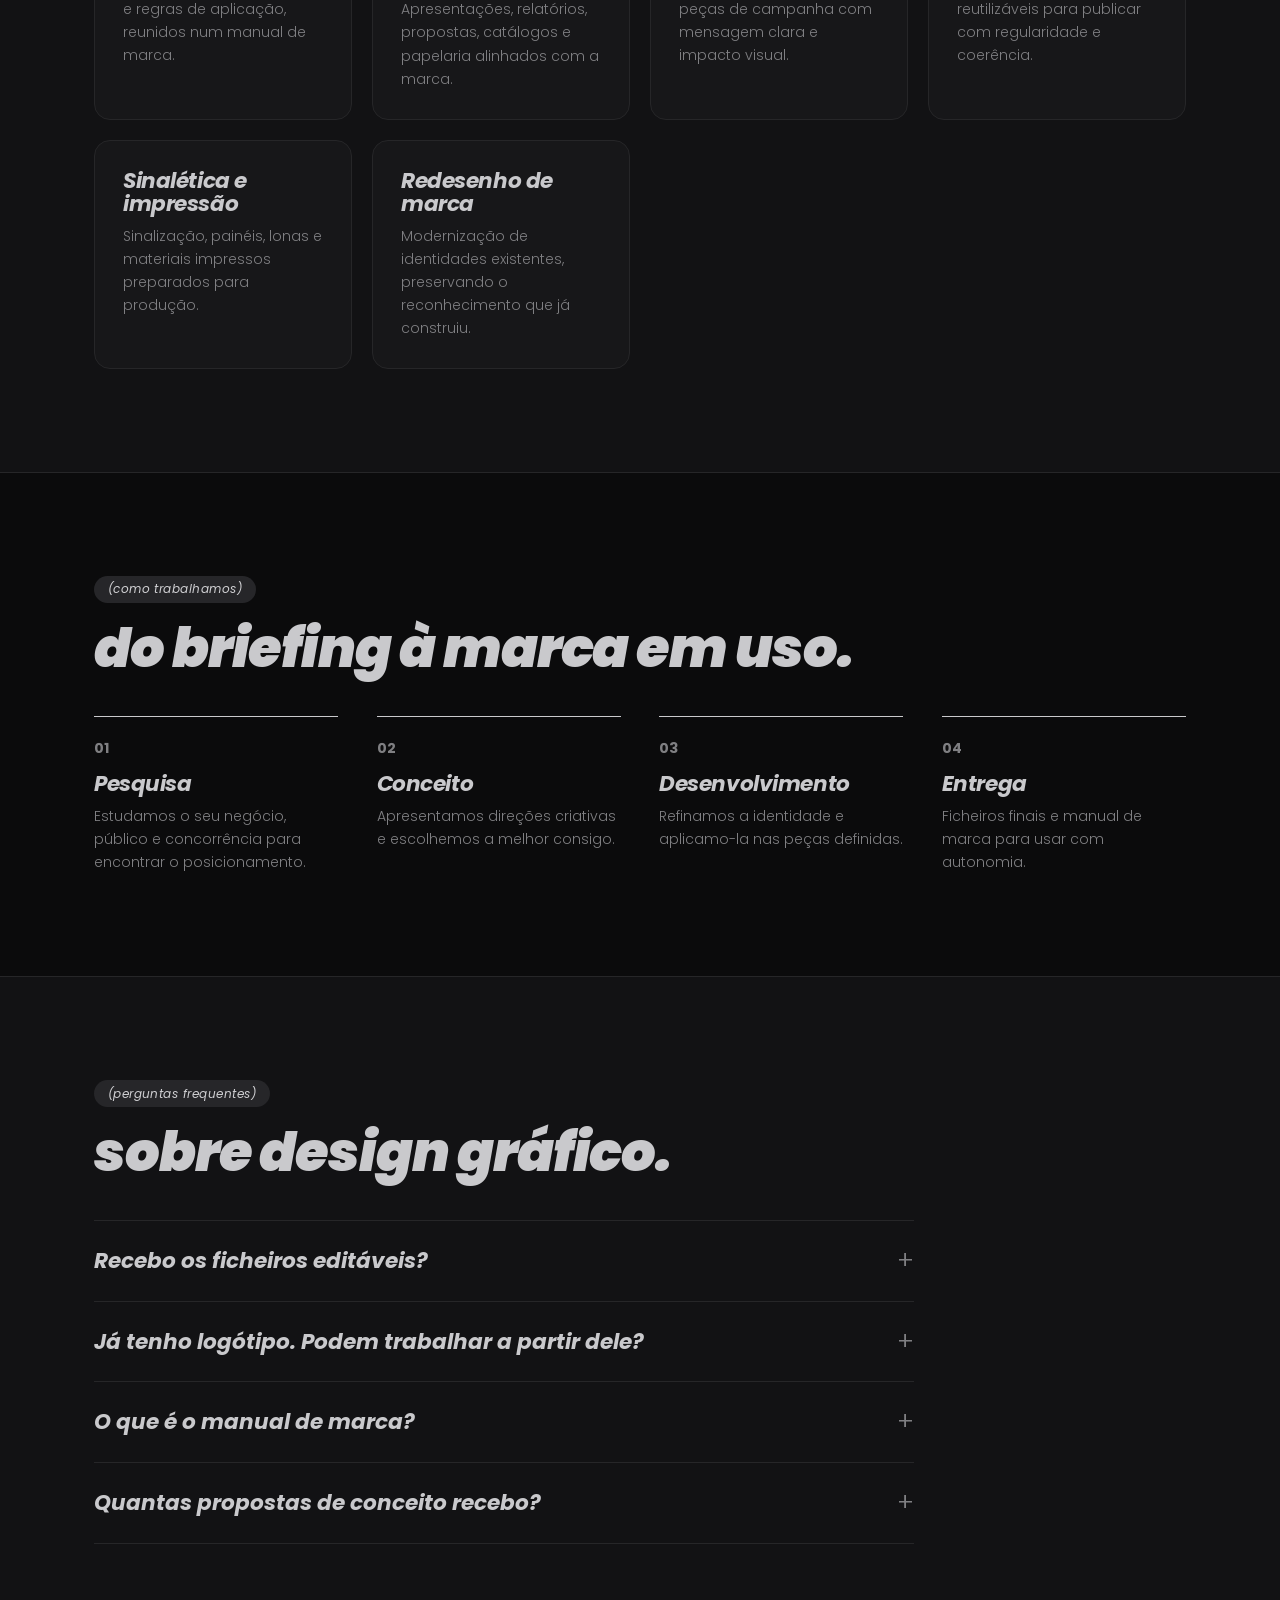
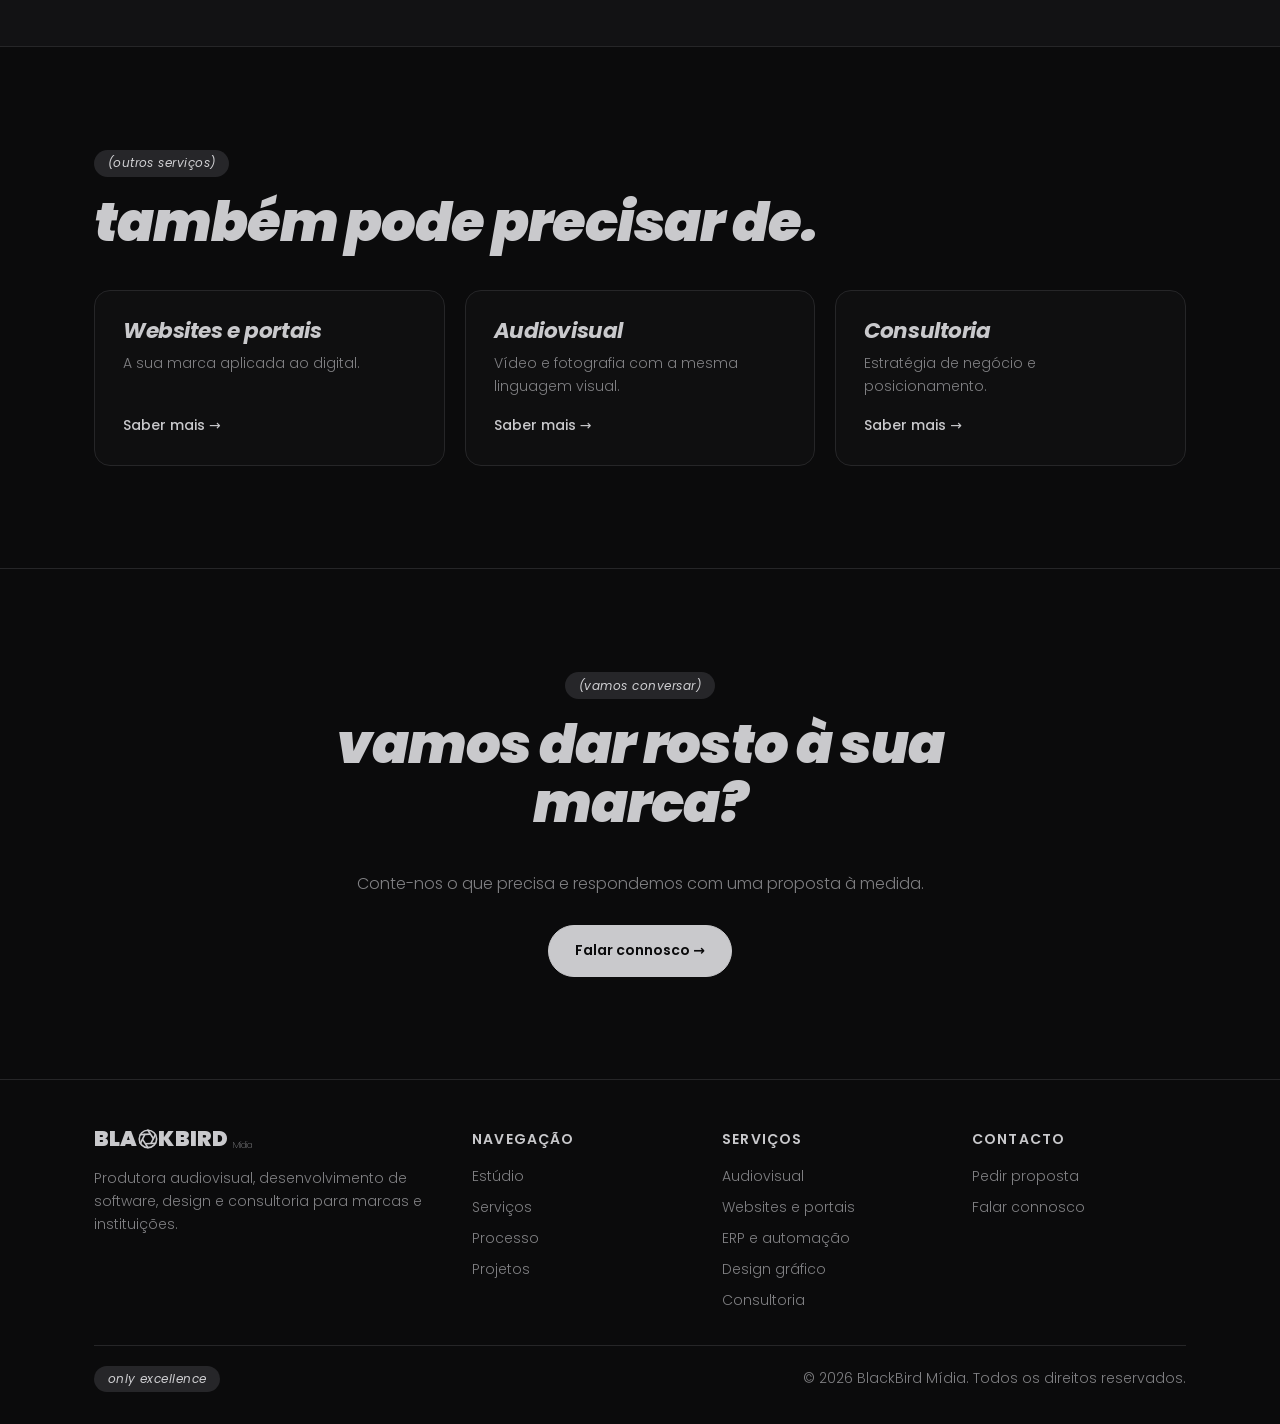
<file: servicos/design.html>
<!DOCTYPE html>
<html lang="pt-MZ">
<head>
<meta charset="utf-8">
<meta name="viewport" content="width=device-width, initial-scale=1, viewport-fit=cover">
<title>Design gráfico | BlackBird Mídia</title>
<meta name="description" content="Identidade visual, materiais institucionais, publicidade e redes sociais: design que marca posição.">
<meta name="color-scheme" content="dark">
<link rel="icon" href="assets/icone.png">
<link rel="preconnect" href="https://fonts.googleapis.com">
<link rel="preconnect" href="https://fonts.gstatic.com" crossorigin>
<link href="https://fonts.googleapis.com/css2?family=Poppins:ital,wght@0,200;0,300;0,400;0,500;0,600;0,700;0,900;1,300;1,700;1,900&display=swap" rel="stylesheet">
<link rel="stylesheet" href="css/interno.css">
</head>
<body>
<a class="skip" href="#conteudo">Saltar para o conteúdo</a>
<canvas id="snow" aria-hidden="true"></canvas>

<header class="nav" id="nav">
  <a class="logo" href="index.html" aria-label="BlackBird Mídia, início">BLA<svg viewBox="0 0 24 24" fill="none" stroke="currentColor" stroke-width="2" stroke-linecap="round" aria-hidden="true"><circle cx="12" cy="12" r="10.5"/><path d="M12 1.5 L18.5 11.5"/><path d="M12 1.5 L18.5 11.5" transform="rotate(60 12 12)"/><path d="M12 1.5 L18.5 11.5" transform="rotate(120 12 12)"/><path d="M12 1.5 L18.5 11.5" transform="rotate(180 12 12)"/><path d="M12 1.5 L18.5 11.5" transform="rotate(240 12 12)"/><path d="M12 1.5 L18.5 11.5" transform="rotate(300 12 12)"/></svg>KBIRD<small>Mídia</small></a>
  <button class="menu" id="menuBtn" aria-expanded="false" aria-controls="menuList">Menu</button>
  <ul id="menuList">
    <li><a href="index.html#quem-somos">Estúdio</a></li>
    <li><a href="servicos.html" aria-current="page">Serviços</a></li>
    <li><a href="processo.html">Processo</a></li>
    <li><a href="portfolio.html">Projetos</a></li>
    <li><a class="cta-nav" href="contacto.html">Falar connosco</a></li>
  </ul>
</header>

<main id="conteudo">
  <div class="phead">
    <div class="wrap">
      <nav class="crumbs" aria-label="Localização"><a href="index.html">início</a> / <a href="servicos.html">serviços</a> / <span>design gráfico</span></nav>
      <span class="chip">(design gráfico)</span>
      <h1>design que marca posição.</h1>
      <p class="lead">Da identidade visual aos materiais do dia a dia: uma imagem coerente em todos os pontos de contacto, do cartão de visita ao ecrã.</p>
      <div class="actions">
        <a class="btn btn-solid" href="contacto.html">Pedir proposta</a>
        <a class="btn btn-line" href="portfolio.html#design">Ver trabalhos</a>
      </div>
    </div>
  </div>

  <section>
    <div class="wrap intro">
      <div class="fade-up">
        <p class="big">As pessoas formam uma opinião sobre a sua marca em segundos. Uma identidade consistente transmite profissionalismo e faz com que se lembrem de si.</p>
        <p style="color:var(--ash)">Criamos sistemas visuais, não peças soltas: tudo o que produzimos segue as mesmas regras de cor, tipografia e composição.</p>
      </div>
      <div class="facts fade-up">
        <div><b>Indicado para</b><span>Marcas novas, reposicionamentos e equipas que precisam de consistência</span></div>
        <div><b>Entregas</b><span>Ficheiros editáveis, versões para impressão e para ecrã</span></div>
        <div><b>Inclui</b><span>Pesquisa, conceito, apresentação e rondas de revisão</span></div>
      </div>
    </div>
  </section>

  <section class="alt">
    <div class="wrap">
      <span class="chip fade-up">(o que fazemos)</span>
      <h2 class="fade-up">do logótipo ao último detalhe.</h2>
      <div class="grid">
        <div class="card fade-up"><h3>Identidade visual</h3><p>Logótipo, paleta, tipografia e regras de aplicação, reunidos num manual de marca.</p></div>
        <div class="card fade-up"><h3>Materiais institucionais</h3><p>Apresentações, relatórios, propostas, catálogos e papelaria alinhados com a marca.</p></div>
        <div class="card fade-up"><h3>Publicidade</h3><p>Anúncios, cartazes, flyers e peças de campanha com mensagem clara e impacto visual.</p></div>
        <div class="card fade-up"><h3>Redes sociais</h3><p>Sistema de modelos reutilizáveis para publicar com regularidade e coerência.</p></div>
        <div class="card fade-up"><h3>Sinalética e impressão</h3><p>Sinalização, painéis, lonas e materiais impressos preparados para produção.</p></div>
        <div class="card fade-up"><h3>Redesenho de marca</h3><p>Modernização de identidades existentes, preservando o reconhecimento que já construiu.</p></div>
      </div>
    </div>
  </section>

  <section>
    <div class="wrap">
      <span class="chip fade-up">(como trabalhamos)</span>
      <h2 class="fade-up">do briefing à marca em uso.</h2>
      <ol class="mini">
        <li class="fade-up"><h3>Pesquisa</h3><p>Estudamos o seu negócio, público e concorrência para encontrar o posicionamento.</p></li>
        <li class="fade-up"><h3>Conceito</h3><p>Apresentamos direções criativas e escolhemos a melhor consigo.</p></li>
        <li class="fade-up"><h3>Desenvolvimento</h3><p>Refinamos a identidade e aplicamo-la nas peças definidas.</p></li>
        <li class="fade-up"><h3>Entrega</h3><p>Ficheiros finais e manual de marca para usar com autonomia.</p></li>
      </ol>
    </div>
  </section>

  <section class="alt">
    <div class="wrap">
      <span class="chip fade-up">(perguntas frequentes)</span>
      <h2 class="fade-up">sobre design gráfico.</h2>
      <div class="faq fade-up">
        <details><summary>Recebo os ficheiros editáveis?</summary><p>Sim. Entregamos os ficheiros finais, em formatos para impressão e para ecrã, e os ficheiros editáveis conforme combinado na proposta.</p></details>
        <details><summary>Já tenho logótipo. Podem trabalhar a partir dele?</summary><p>Sim. Podemos manter o logótipo e construir à volta dele o sistema visual e os materiais, ou propor melhorias.</p></details>
        <details><summary>O que é o manual de marca?</summary><p>Um documento com as regras de uso do logótipo, cores, tipografia e exemplos de aplicação, para que qualquer pessoa use a marca de forma consistente.</p></details>
        <details><summary>Quantas propostas de conceito recebo?</summary><p>O número de direções e de revisões fica definido na proposta, de acordo com o âmbito do projeto.</p></details>
      </div>
    </div>
  </section>

  <section>
    <div class="wrap">
      <span class="chip fade-up">(outros serviços)</span>
      <h2 class="fade-up">também pode precisar de.</h2>
      <div class="grid">
        <a class="card fade-up" href="websites.html"><h3>Websites e portais</h3><p>A sua marca aplicada ao digital.</p><span class="go">Saber mais →</span></a>
        <a class="card fade-up" href="audiovisual.html"><h3>Audiovisual</h3><p>Vídeo e fotografia com a mesma linguagem visual.</p><span class="go">Saber mais →</span></a>
        <a class="card fade-up" href="consultoria.html"><h3>Consultoria</h3><p>Estratégia de negócio e posicionamento.</p><span class="go">Saber mais →</span></a>
      </div>
    </div>
  </section>

  <section class="cta">
    <div class="wrap">
      <span class="chip fade-up">(vamos conversar)</span>
      <h2 class="fade-up">vamos dar rosto à sua marca?</h2>
      <p class="fade-up">Conte-nos o que precisa e respondemos com uma proposta à medida.</p>
      <div class="actions fade-up"><a class="btn btn-solid" href="contacto.html">Falar connosco →</a></div>
    </div>
  </section>
</main>

<footer>
  <div class="wrap">
    <div class="foot">
      <div>
        <a class="logo" href="index.html" aria-label="BlackBird Mídia">BLA<svg viewBox="0 0 24 24" fill="none" stroke="currentColor" stroke-width="2" stroke-linecap="round" aria-hidden="true"><circle cx="12" cy="12" r="10.5"/><path d="M12 1.5 L18.5 11.5"/><path d="M12 1.5 L18.5 11.5" transform="rotate(60 12 12)"/><path d="M12 1.5 L18.5 11.5" transform="rotate(120 12 12)"/><path d="M12 1.5 L18.5 11.5" transform="rotate(180 12 12)"/><path d="M12 1.5 L18.5 11.5" transform="rotate(240 12 12)"/><path d="M12 1.5 L18.5 11.5" transform="rotate(300 12 12)"/></svg>KBIRD<small>Mídia</small></a>
        <p style="margin-top:14px">Produtora audiovisual, desenvolvimento de software, design e consultoria para marcas e instituições.</p>
      </div>
      <div><h4>Navegação</h4><ul><li><a href="index.html#quem-somos">Estúdio</a></li><li><a href="servicos.html">Serviços</a></li><li><a href="processo.html">Processo</a></li><li><a href="portfolio.html">Projetos</a></li></ul></div>
      <div><h4>Serviços</h4><ul><li><a href="audiovisual.html">Audiovisual</a></li><li><a href="websites.html">Websites e portais</a></li><li><a href="erp.html">ERP e automação</a></li><li><a href="design.html">Design gráfico</a></li><li><a href="consultoria.html">Consultoria</a></li></ul></div>
      <div><h4>Contacto</h4><ul><li><a href="contacto.html">Pedir proposta</a></li><li><a href="contacto.html">Falar connosco</a></li></ul></div>
    </div>
    <div class="legal"><span class="chip">only excellence</span><span>© 2026 BlackBird Mídia. Todos os direitos reservados.</span></div>
  </div>
</footer>
<script src="js/interno.js"></script>
</body>
</html>
</file>
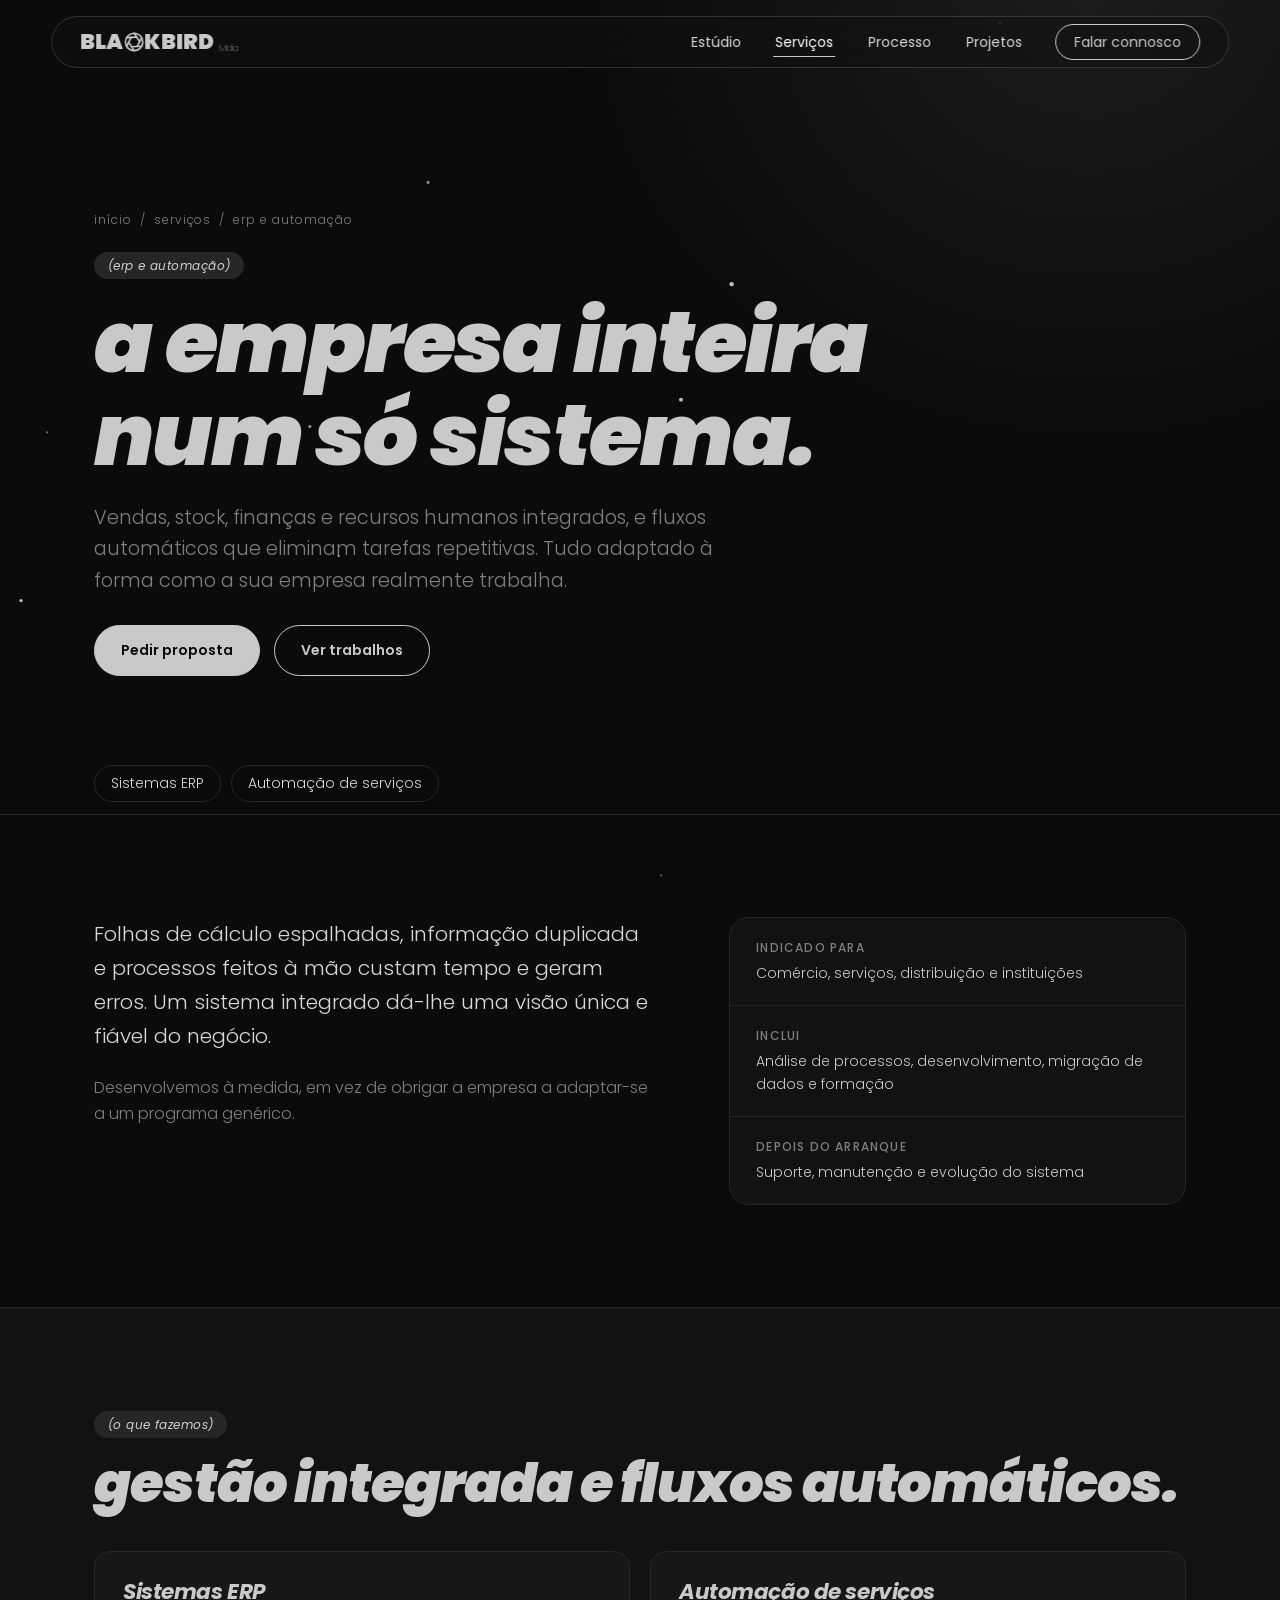
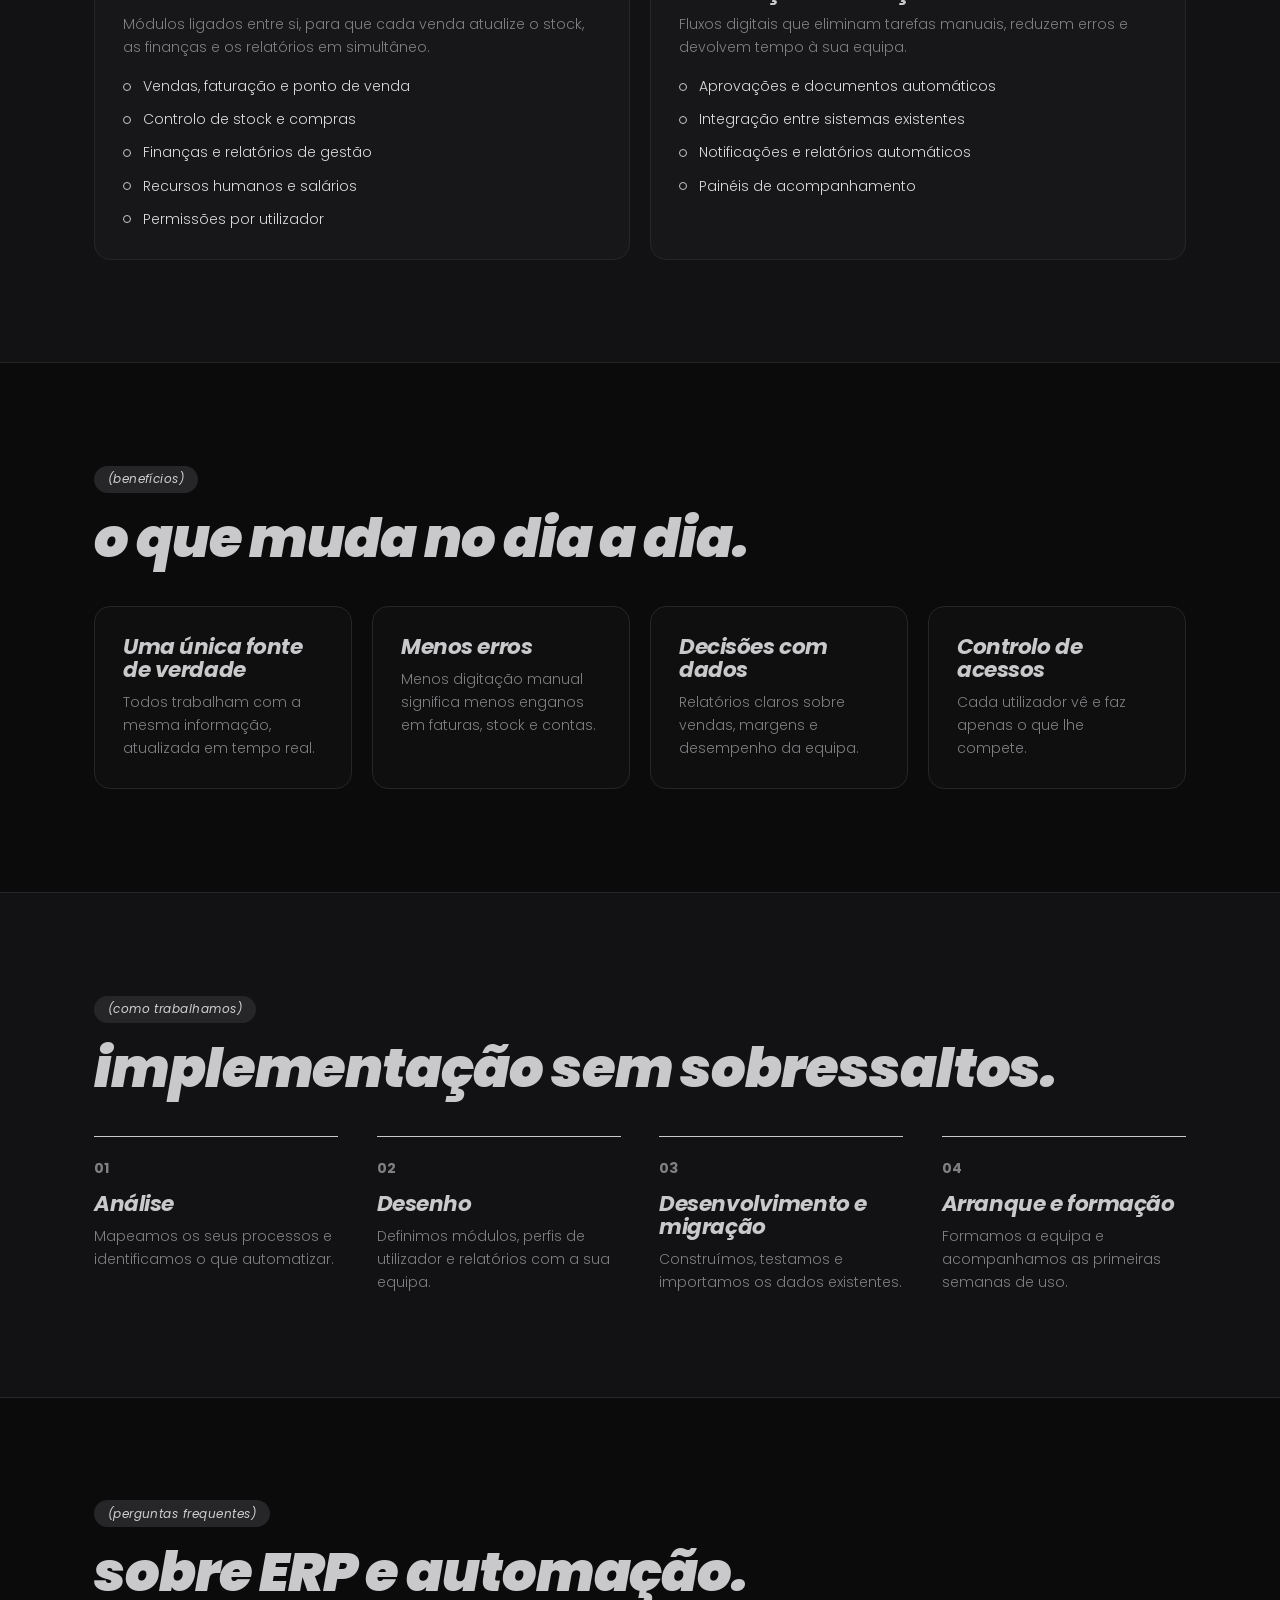
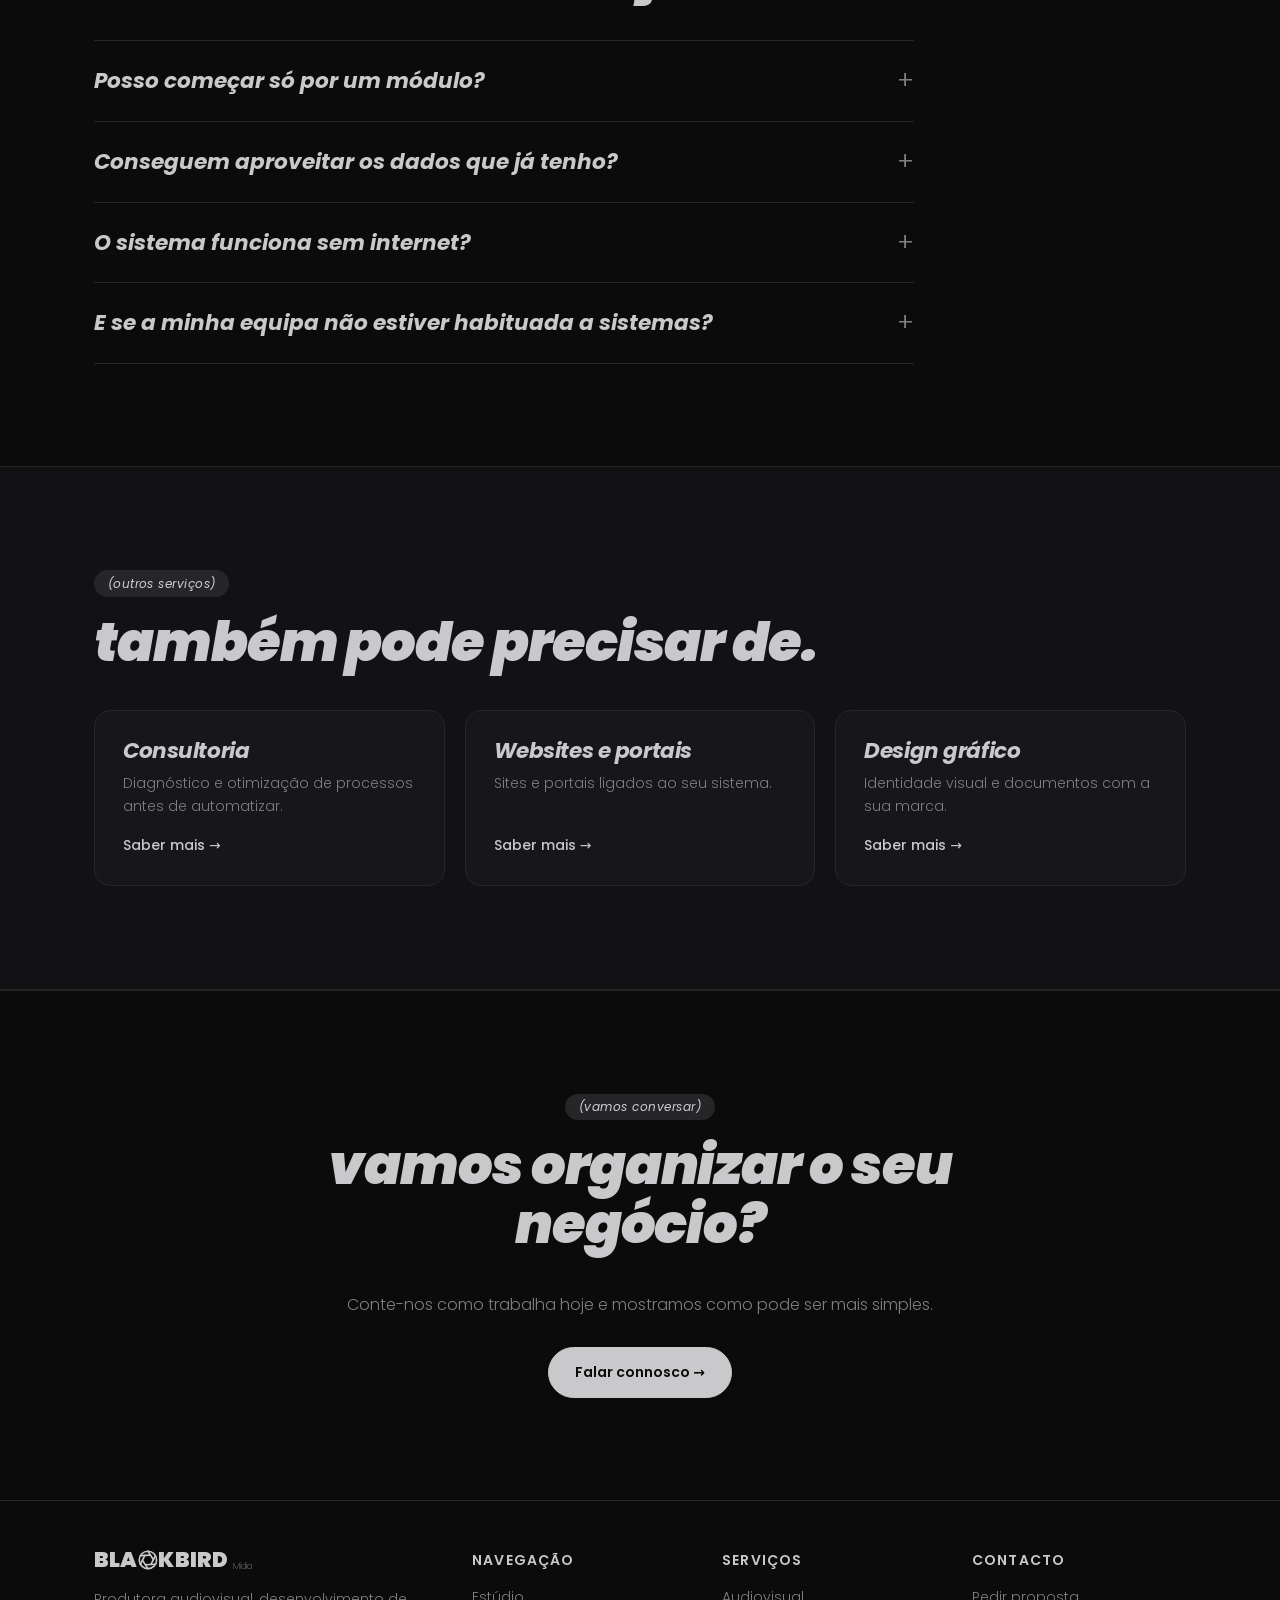
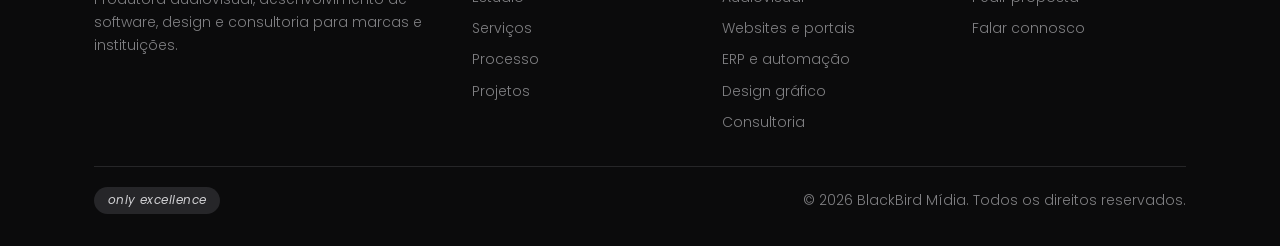
<file: servicos/erp.html>
<!DOCTYPE html>
<html lang="pt-MZ">
<head>
<meta charset="utf-8">
<meta name="viewport" content="width=device-width, initial-scale=1, viewport-fit=cover">
<title>Sistemas ERP e automação | BlackBird Mídia</title>
<meta name="description" content="Gestão integrada de vendas, stock, finanças e recursos humanos, e automação de processos à medida da sua empresa.">
<meta name="color-scheme" content="dark">
<link rel="icon" href="assets/icone.png">
<link rel="preconnect" href="https://fonts.googleapis.com">
<link rel="preconnect" href="https://fonts.gstatic.com" crossorigin>
<link href="https://fonts.googleapis.com/css2?family=Poppins:ital,wght@0,200;0,300;0,400;0,500;0,600;0,700;0,900;1,300;1,700;1,900&display=swap" rel="stylesheet">
<link rel="stylesheet" href="css/interno.css">
</head>
<body>
<a class="skip" href="#conteudo">Saltar para o conteúdo</a>
<canvas id="snow" aria-hidden="true"></canvas>

<header class="nav" id="nav">
  <a class="logo" href="index.html" aria-label="BlackBird Mídia, início">BLA<svg viewBox="0 0 24 24" fill="none" stroke="currentColor" stroke-width="2" stroke-linecap="round" aria-hidden="true"><circle cx="12" cy="12" r="10.5"/><path d="M12 1.5 L18.5 11.5"/><path d="M12 1.5 L18.5 11.5" transform="rotate(60 12 12)"/><path d="M12 1.5 L18.5 11.5" transform="rotate(120 12 12)"/><path d="M12 1.5 L18.5 11.5" transform="rotate(180 12 12)"/><path d="M12 1.5 L18.5 11.5" transform="rotate(240 12 12)"/><path d="M12 1.5 L18.5 11.5" transform="rotate(300 12 12)"/></svg>KBIRD<small>Mídia</small></a>
  <button class="menu" id="menuBtn" aria-expanded="false" aria-controls="menuList">Menu</button>
  <ul id="menuList">
    <li><a href="index.html#quem-somos">Estúdio</a></li>
    <li><a href="servicos.html" aria-current="page">Serviços</a></li>
    <li><a href="processo.html">Processo</a></li>
    <li><a href="portfolio.html">Projetos</a></li>
    <li><a class="cta-nav" href="contacto.html">Falar connosco</a></li>
  </ul>
</header>

<main id="conteudo">
  <div class="phead">
    <div class="wrap">
      <nav class="crumbs" aria-label="Localização"><a href="index.html">início</a> / <a href="servicos.html">serviços</a> / <span>erp e automação</span></nav>
      <span class="chip">(erp e automação)</span>
      <h1>a empresa inteira num só sistema.</h1>
      <p class="lead">Vendas, stock, finanças e recursos humanos integrados, e fluxos automáticos que eliminam tarefas repetitivas. Tudo adaptado à forma como a sua empresa realmente trabalha.</p>
      <div class="actions">
        <a class="btn btn-solid" href="contacto.html">Pedir proposta</a>
        <a class="btn btn-line" href="portfolio.html#tecnologia">Ver trabalhos</a>
      </div>
    </div>
  </div>

  <nav class="anchors" aria-label="Ir para serviço">
    <div class="wrap"><a href="#erp">Sistemas ERP</a><a href="#automacao">Automação de serviços</a></div>
  </nav>

  <section>
    <div class="wrap intro">
      <div class="fade-up">
        <p class="big">Folhas de cálculo espalhadas, informação duplicada e processos feitos à mão custam tempo e geram erros. Um sistema integrado dá-lhe uma visão única e fiável do negócio.</p>
        <p style="color:var(--ash)">Desenvolvemos à medida, em vez de obrigar a empresa a adaptar-se a um programa genérico.</p>
      </div>
      <div class="facts fade-up">
        <div><b>Indicado para</b><span>Comércio, serviços, distribuição e instituições</span></div>
        <div><b>Inclui</b><span>Análise de processos, desenvolvimento, migração de dados e formação</span></div>
        <div><b>Depois do arranque</b><span>Suporte, manutenção e evolução do sistema</span></div>
      </div>
    </div>
  </section>

  <section class="alt">
    <div class="wrap">
      <span class="chip fade-up">(o que fazemos)</span>
      <h2 class="fade-up">gestão integrada e fluxos automáticos.</h2>
      <div class="grid">
        <div class="card sub-card fade-up" id="erp">
          <h3>Sistemas ERP</h3>
          <p>Módulos ligados entre si, para que cada venda atualize o stock, as finanças e os relatórios em simultâneo.</p>
          <ul class="ticks" style="margin-top:16px">
            <li>Vendas, faturação e ponto de venda</li><li>Controlo de stock e compras</li><li>Finanças e relatórios de gestão</li><li>Recursos humanos e salários</li><li>Permissões por utilizador</li>
          </ul>
        </div>
        <div class="card sub-card fade-up" id="automacao">
          <h3>Automação de serviços</h3>
          <p>Fluxos digitais que eliminam tarefas manuais, reduzem erros e devolvem tempo à sua equipa.</p>
          <ul class="ticks" style="margin-top:16px">
            <li>Aprovações e documentos automáticos</li><li>Integração entre sistemas existentes</li><li>Notificações e relatórios automáticos</li><li>Painéis de acompanhamento</li>
          </ul>
        </div>
      </div>
    </div>
  </section>

  <section>
    <div class="wrap">
      <span class="chip fade-up">(benefícios)</span>
      <h2 class="fade-up">o que muda no dia a dia.</h2>
      <div class="grid">
        <div class="card fade-up"><h3>Uma única fonte de verdade</h3><p>Todos trabalham com a mesma informação, atualizada em tempo real.</p></div>
        <div class="card fade-up"><h3>Menos erros</h3><p>Menos digitação manual significa menos enganos em faturas, stock e contas.</p></div>
        <div class="card fade-up"><h3>Decisões com dados</h3><p>Relatórios claros sobre vendas, margens e desempenho da equipa.</p></div>
        <div class="card fade-up"><h3>Controlo de acessos</h3><p>Cada utilizador vê e faz apenas o que lhe compete.</p></div>
      </div>
    </div>
  </section>

  <section class="alt">
    <div class="wrap">
      <span class="chip fade-up">(como trabalhamos)</span>
      <h2 class="fade-up">implementação sem sobressaltos.</h2>
      <ol class="mini">
        <li class="fade-up"><h3>Análise</h3><p>Mapeamos os seus processos e identificamos o que automatizar.</p></li>
        <li class="fade-up"><h3>Desenho</h3><p>Definimos módulos, perfis de utilizador e relatórios com a sua equipa.</p></li>
        <li class="fade-up"><h3>Desenvolvimento e migração</h3><p>Construímos, testamos e importamos os dados existentes.</p></li>
        <li class="fade-up"><h3>Arranque e formação</h3><p>Formamos a equipa e acompanhamos as primeiras semanas de uso.</p></li>
      </ol>
    </div>
  </section>

  <section>
    <div class="wrap">
      <span class="chip fade-up">(perguntas frequentes)</span>
      <h2 class="fade-up">sobre ERP e automação.</h2>
      <div class="faq fade-up">
        <details><summary>Posso começar só por um módulo?</summary><p>Sim. Muitas empresas começam por vendas e stock e acrescentam finanças ou recursos humanos depois.</p></details>
        <details><summary>Conseguem aproveitar os dados que já tenho?</summary><p>Sim. Importamos dados de folhas de cálculo e de outros sistemas na fase de migração.</p></details>
        <details><summary>O sistema funciona sem internet?</summary><p>Depende da solução escolhida. Na análise definimos o que precisa de funcionar offline e dimensionamos em conformidade.</p></details>
        <details><summary>E se a minha equipa não estiver habituada a sistemas?</summary><p>Incluímos formação prática e documentação, e acompanhamos o arranque.</p></details>
      </div>
    </div>
  </section>

  <section class="alt">
    <div class="wrap">
      <span class="chip fade-up">(outros serviços)</span>
      <h2 class="fade-up">também pode precisar de.</h2>
      <div class="grid">
        <a class="card fade-up" href="consultoria.html"><h3>Consultoria</h3><p>Diagnóstico e otimização de processos antes de automatizar.</p><span class="go">Saber mais →</span></a>
        <a class="card fade-up" href="websites.html"><h3>Websites e portais</h3><p>Sites e portais ligados ao seu sistema.</p><span class="go">Saber mais →</span></a>
        <a class="card fade-up" href="design.html"><h3>Design gráfico</h3><p>Identidade visual e documentos com a sua marca.</p><span class="go">Saber mais →</span></a>
      </div>
    </div>
  </section>

  <section class="cta">
    <div class="wrap">
      <span class="chip fade-up">(vamos conversar)</span>
      <h2 class="fade-up">vamos organizar o seu negócio?</h2>
      <p class="fade-up">Conte-nos como trabalha hoje e mostramos como pode ser mais simples.</p>
      <div class="actions fade-up"><a class="btn btn-solid" href="contacto.html">Falar connosco →</a></div>
    </div>
  </section>
</main>

<footer>
  <div class="wrap">
    <div class="foot">
      <div>
        <a class="logo" href="index.html" aria-label="BlackBird Mídia">BLA<svg viewBox="0 0 24 24" fill="none" stroke="currentColor" stroke-width="2" stroke-linecap="round" aria-hidden="true"><circle cx="12" cy="12" r="10.5"/><path d="M12 1.5 L18.5 11.5"/><path d="M12 1.5 L18.5 11.5" transform="rotate(60 12 12)"/><path d="M12 1.5 L18.5 11.5" transform="rotate(120 12 12)"/><path d="M12 1.5 L18.5 11.5" transform="rotate(180 12 12)"/><path d="M12 1.5 L18.5 11.5" transform="rotate(240 12 12)"/><path d="M12 1.5 L18.5 11.5" transform="rotate(300 12 12)"/></svg>KBIRD<small>Mídia</small></a>
        <p style="margin-top:14px">Produtora audiovisual, desenvolvimento de software, design e consultoria para marcas e instituições.</p>
      </div>
      <div><h4>Navegação</h4><ul><li><a href="index.html#quem-somos">Estúdio</a></li><li><a href="servicos.html">Serviços</a></li><li><a href="processo.html">Processo</a></li><li><a href="portfolio.html">Projetos</a></li></ul></div>
      <div><h4>Serviços</h4><ul><li><a href="audiovisual.html">Audiovisual</a></li><li><a href="websites.html">Websites e portais</a></li><li><a href="erp.html">ERP e automação</a></li><li><a href="design.html">Design gráfico</a></li><li><a href="consultoria.html">Consultoria</a></li></ul></div>
      <div><h4>Contacto</h4><ul><li><a href="contacto.html">Pedir proposta</a></li><li><a href="contacto.html">Falar connosco</a></li></ul></div>
    </div>
    <div class="legal"><span class="chip">only excellence</span><span>© 2026 BlackBird Mídia. Todos os direitos reservados.</span></div>
  </div>
</footer>
<script src="js/interno.js"></script>
</body>
</html>
</file>
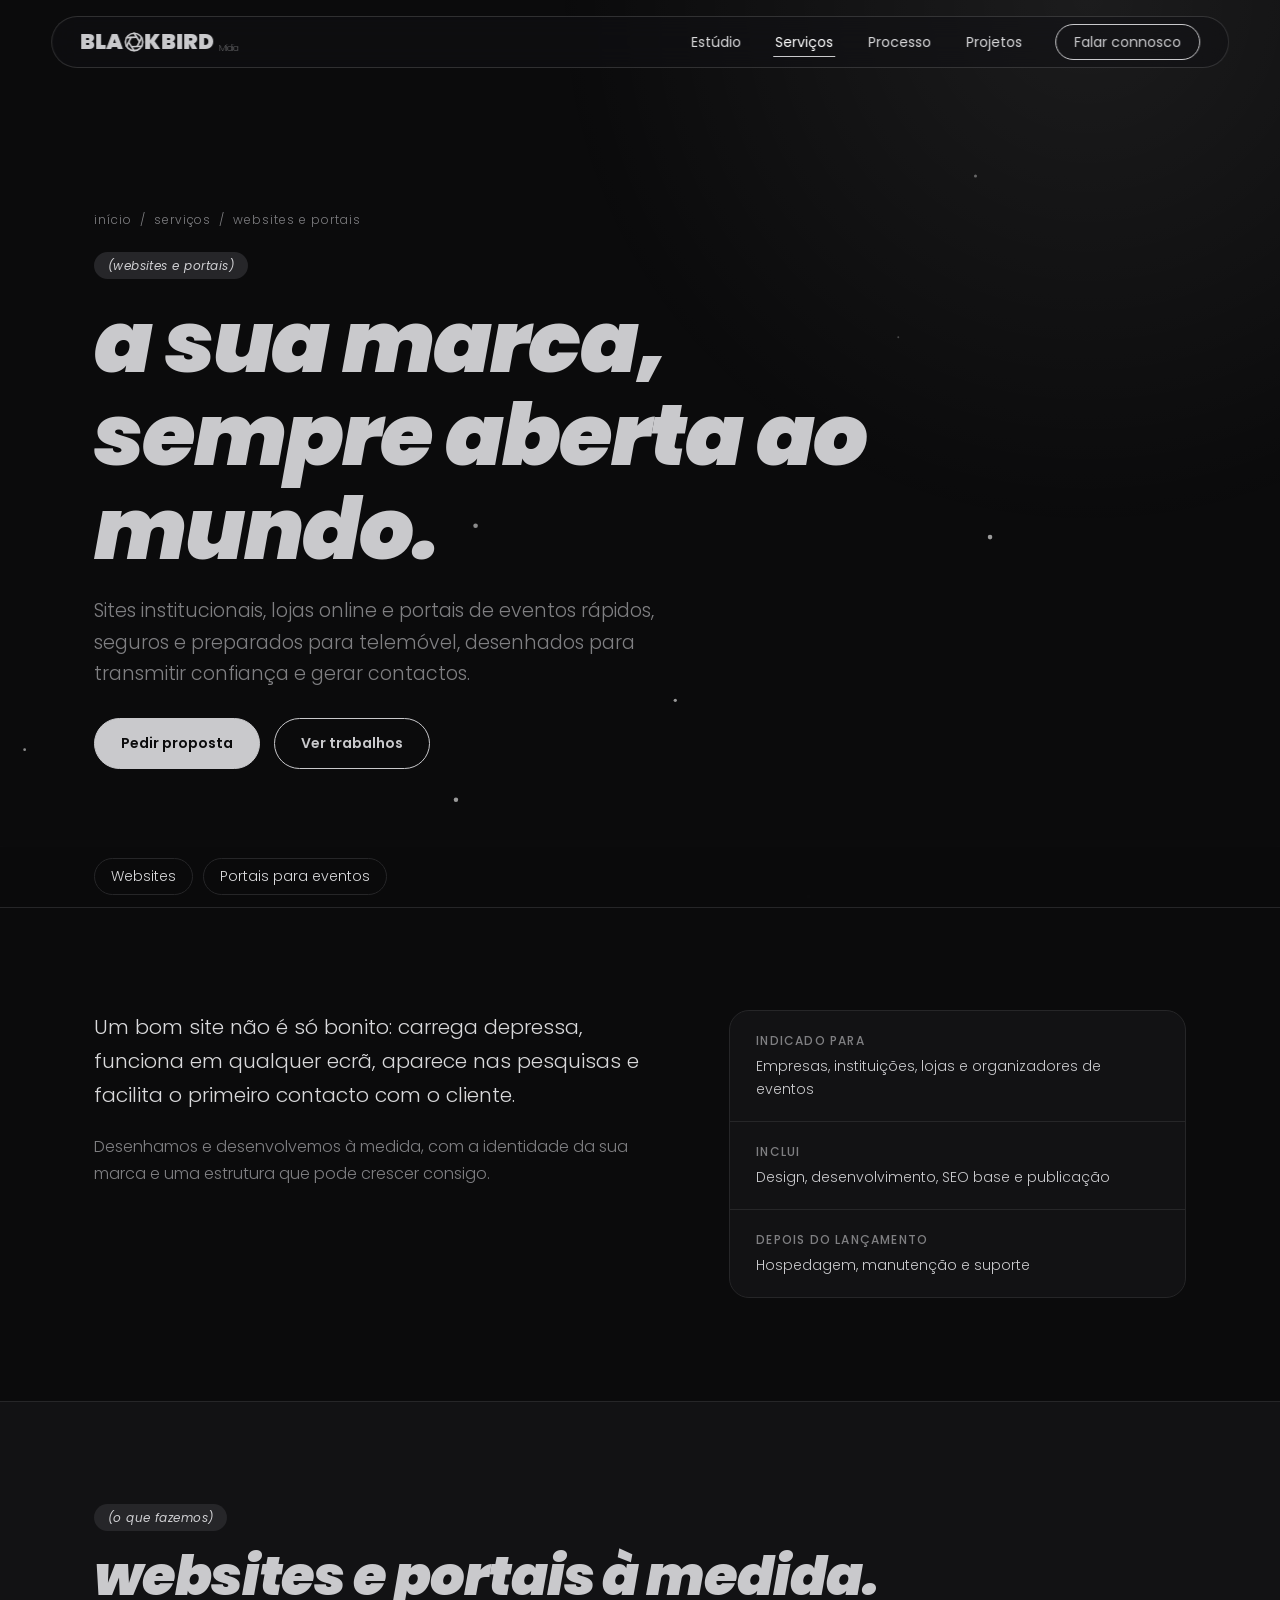
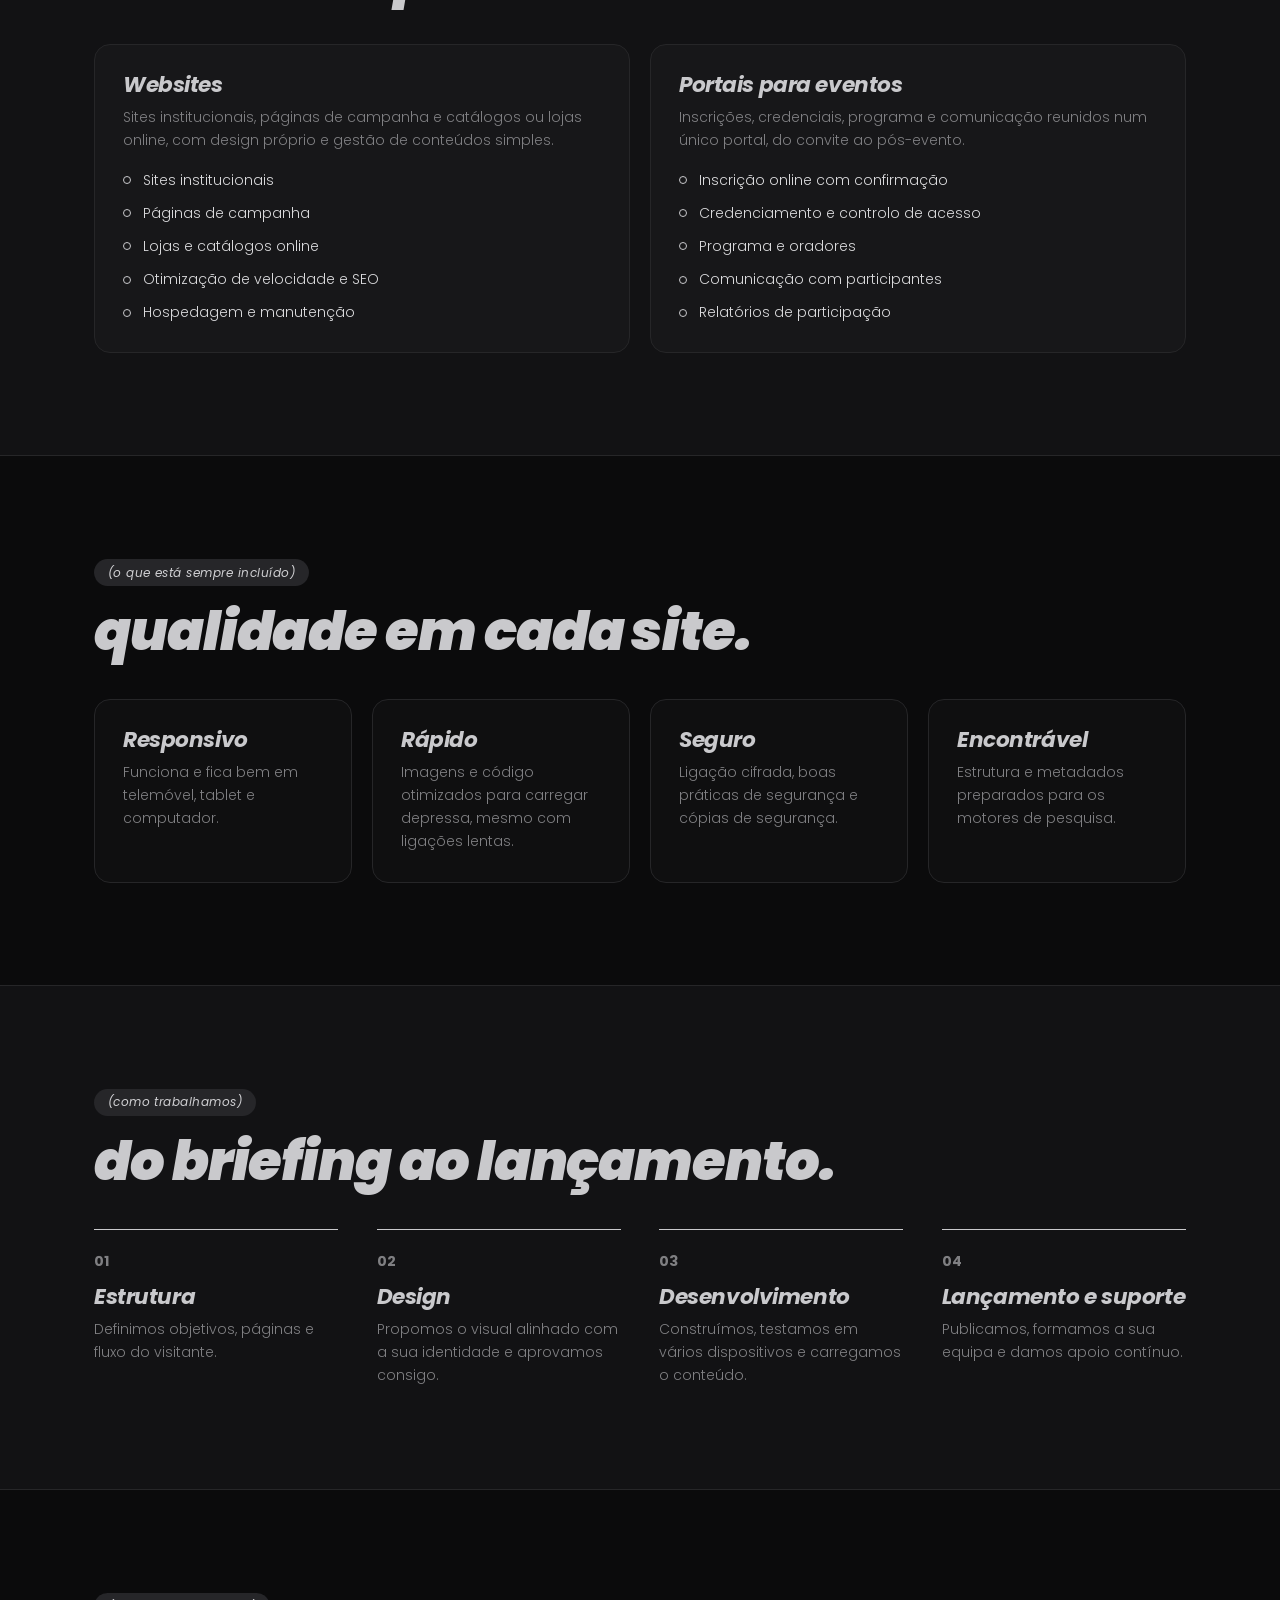
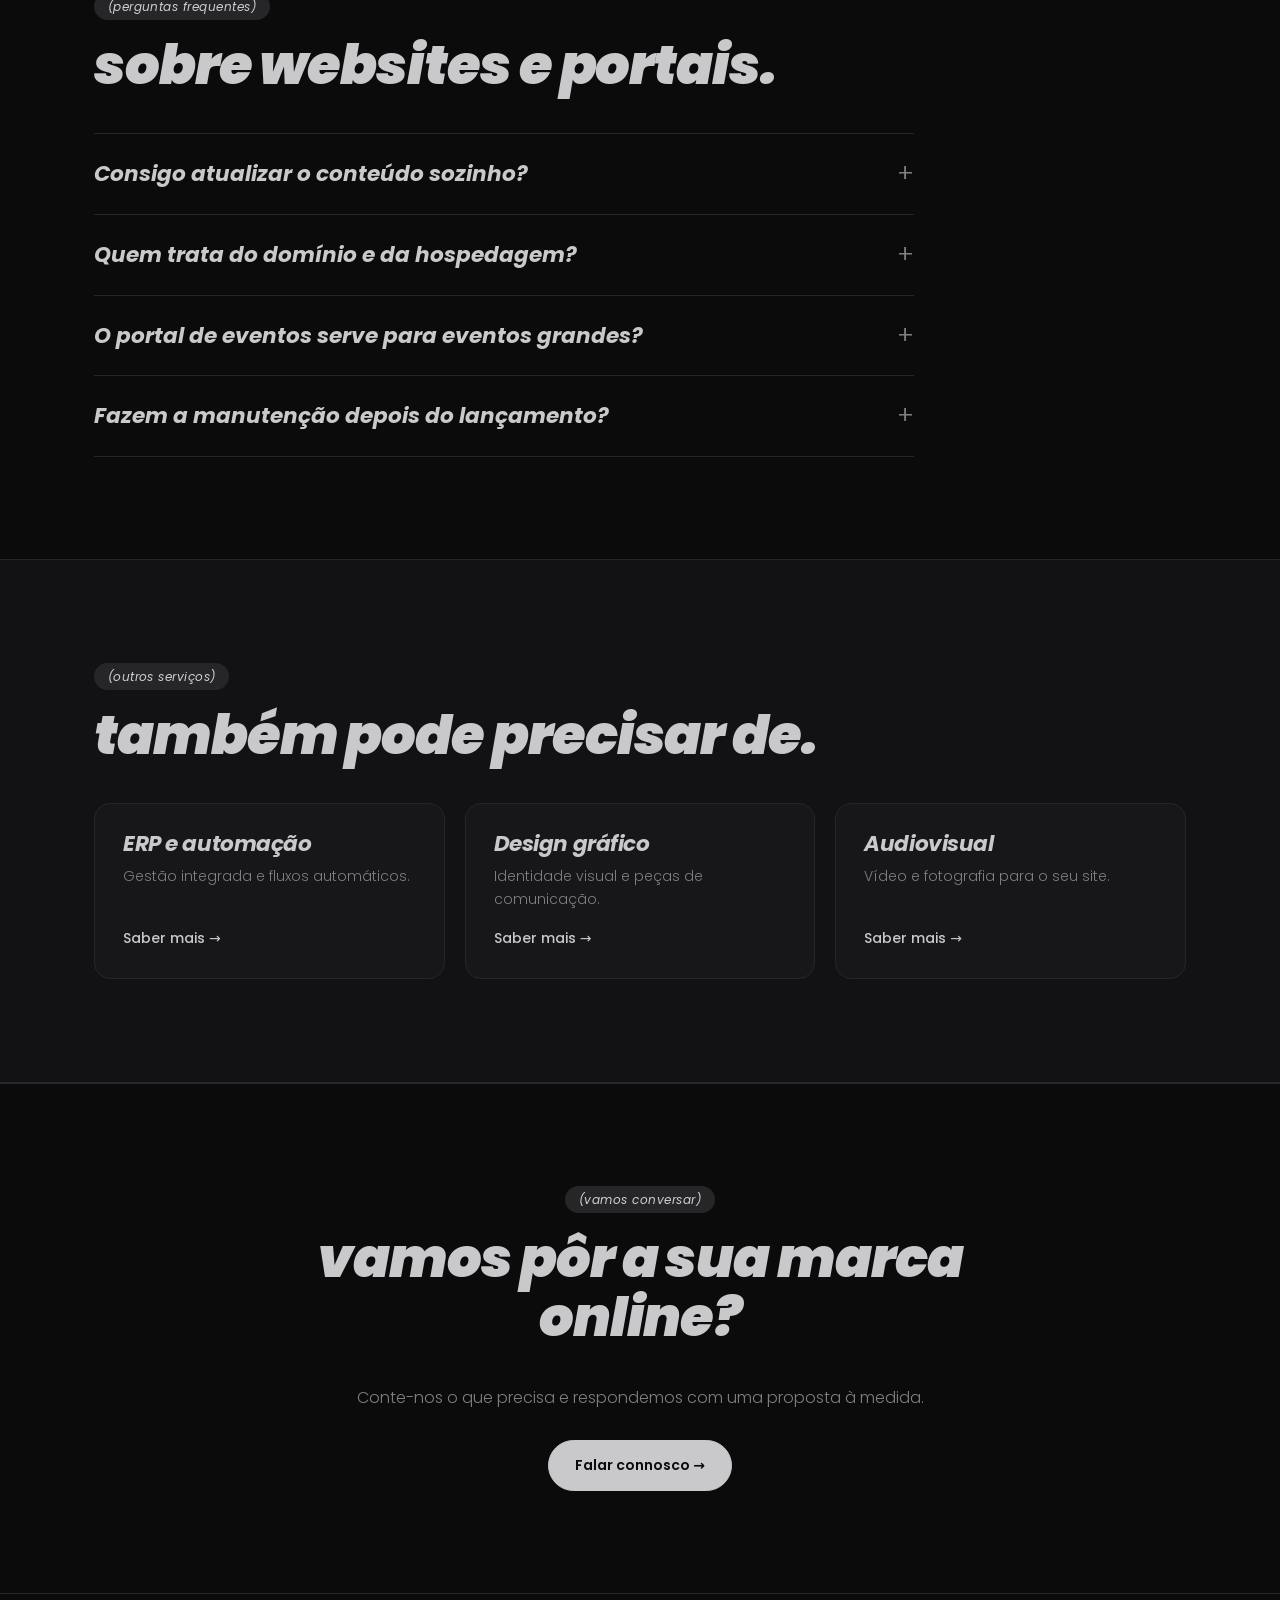
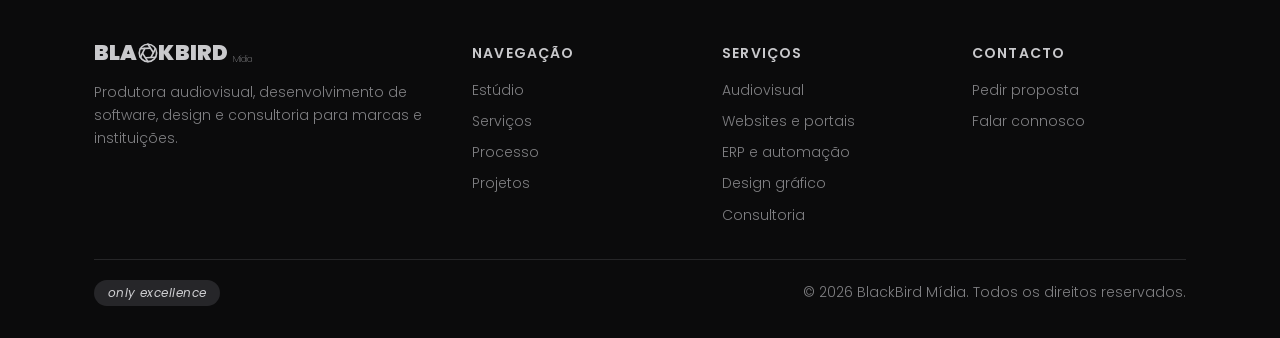
<file: servicos/websites.html>
<!DOCTYPE html>
<html lang="pt-MZ">
<head>
<meta charset="utf-8">
<meta name="viewport" content="width=device-width, initial-scale=1, viewport-fit=cover">
<title>Websites e portais | BlackBird Mídia</title>
<meta name="description" content="Sites institucionais, lojas online e portais para eventos: rápidos, seguros e responsivos.">
<meta name="color-scheme" content="dark">
<link rel="icon" href="assets/icone.png">
<link rel="preconnect" href="https://fonts.googleapis.com">
<link rel="preconnect" href="https://fonts.gstatic.com" crossorigin>
<link href="https://fonts.googleapis.com/css2?family=Poppins:ital,wght@0,200;0,300;0,400;0,500;0,600;0,700;0,900;1,300;1,700;1,900&display=swap" rel="stylesheet">
<link rel="stylesheet" href="css/interno.css">
</head>
<body>
<a class="skip" href="#conteudo">Saltar para o conteúdo</a>
<canvas id="snow" aria-hidden="true"></canvas>

<header class="nav" id="nav">
  <a class="logo" href="index.html" aria-label="BlackBird Mídia, início">BLA<svg viewBox="0 0 24 24" fill="none" stroke="currentColor" stroke-width="2" stroke-linecap="round" aria-hidden="true"><circle cx="12" cy="12" r="10.5"/><path d="M12 1.5 L18.5 11.5"/><path d="M12 1.5 L18.5 11.5" transform="rotate(60 12 12)"/><path d="M12 1.5 L18.5 11.5" transform="rotate(120 12 12)"/><path d="M12 1.5 L18.5 11.5" transform="rotate(180 12 12)"/><path d="M12 1.5 L18.5 11.5" transform="rotate(240 12 12)"/><path d="M12 1.5 L18.5 11.5" transform="rotate(300 12 12)"/></svg>KBIRD<small>Mídia</small></a>
  <button class="menu" id="menuBtn" aria-expanded="false" aria-controls="menuList">Menu</button>
  <ul id="menuList">
    <li><a href="index.html#quem-somos">Estúdio</a></li>
    <li><a href="servicos.html" aria-current="page">Serviços</a></li>
    <li><a href="processo.html">Processo</a></li>
    <li><a href="portfolio.html">Projetos</a></li>
    <li><a class="cta-nav" href="contacto.html">Falar connosco</a></li>
  </ul>
</header>

<main id="conteudo">
  <div class="phead">
    <div class="wrap">
      <nav class="crumbs" aria-label="Localização"><a href="index.html">início</a> / <a href="servicos.html">serviços</a> / <span>websites e portais</span></nav>
      <span class="chip">(websites e portais)</span>
      <h1>a sua marca, sempre aberta ao mundo.</h1>
      <p class="lead">Sites institucionais, lojas online e portais de eventos rápidos, seguros e preparados para telemóvel, desenhados para transmitir confiança e gerar contactos.</p>
      <div class="actions">
        <a class="btn btn-solid" href="contacto.html">Pedir proposta</a>
        <a class="btn btn-line" href="portfolio.html#tecnologia">Ver trabalhos</a>
      </div>
    </div>
  </div>

  <nav class="anchors" aria-label="Ir para serviço">
    <div class="wrap"><a href="#websites">Websites</a><a href="#portais">Portais para eventos</a></div>
  </nav>

  <section>
    <div class="wrap intro">
      <div class="fade-up">
        <p class="big">Um bom site não é só bonito: carrega depressa, funciona em qualquer ecrã, aparece nas pesquisas e facilita o primeiro contacto com o cliente.</p>
        <p style="color:var(--ash)">Desenhamos e desenvolvemos à medida, com a identidade da sua marca e uma estrutura que pode crescer consigo.</p>
      </div>
      <div class="facts fade-up">
        <div><b>Indicado para</b><span>Empresas, instituições, lojas e organizadores de eventos</span></div>
        <div><b>Inclui</b><span>Design, desenvolvimento, SEO base e publicação</span></div>
        <div><b>Depois do lançamento</b><span>Hospedagem, manutenção e suporte</span></div>
      </div>
    </div>
  </section>

  <section class="alt">
    <div class="wrap">
      <span class="chip fade-up">(o que fazemos)</span>
      <h2 class="fade-up">websites e portais à medida.</h2>
      <div class="grid">
        <div class="card sub-card fade-up" id="websites">
          <h3>Websites</h3>
          <p>Sites institucionais, páginas de campanha e catálogos ou lojas online, com design próprio e gestão de conteúdos simples.</p>
          <ul class="ticks" style="margin-top:16px">
            <li>Sites institucionais</li><li>Páginas de campanha</li><li>Lojas e catálogos online</li><li>Otimização de velocidade e SEO</li><li>Hospedagem e manutenção</li>
          </ul>
        </div>
        <div class="card sub-card fade-up" id="portais">
          <h3>Portais para eventos</h3>
          <p>Inscrições, credenciais, programa e comunicação reunidos num único portal, do convite ao pós-evento.</p>
          <ul class="ticks" style="margin-top:16px">
            <li>Inscrição online com confirmação</li><li>Credenciamento e controlo de acesso</li><li>Programa e oradores</li><li>Comunicação com participantes</li><li>Relatórios de participação</li>
          </ul>
        </div>
      </div>
    </div>
  </section>

  <section>
    <div class="wrap">
      <span class="chip fade-up">(o que está sempre incluído)</span>
      <h2 class="fade-up">qualidade em cada site.</h2>
      <div class="grid">
        <div class="card fade-up"><h3>Responsivo</h3><p>Funciona e fica bem em telemóvel, tablet e computador.</p></div>
        <div class="card fade-up"><h3>Rápido</h3><p>Imagens e código otimizados para carregar depressa, mesmo com ligações lentas.</p></div>
        <div class="card fade-up"><h3>Seguro</h3><p>Ligação cifrada, boas práticas de segurança e cópias de segurança.</p></div>
        <div class="card fade-up"><h3>Encontrável</h3><p>Estrutura e metadados preparados para os motores de pesquisa.</p></div>
      </div>
    </div>
  </section>

  <section class="alt">
    <div class="wrap">
      <span class="chip fade-up">(como trabalhamos)</span>
      <h2 class="fade-up">do briefing ao lançamento.</h2>
      <ol class="mini">
        <li class="fade-up"><h3>Estrutura</h3><p>Definimos objetivos, páginas e fluxo do visitante.</p></li>
        <li class="fade-up"><h3>Design</h3><p>Propomos o visual alinhado com a sua identidade e aprovamos consigo.</p></li>
        <li class="fade-up"><h3>Desenvolvimento</h3><p>Construímos, testamos em vários dispositivos e carregamos o conteúdo.</p></li>
        <li class="fade-up"><h3>Lançamento e suporte</h3><p>Publicamos, formamos a sua equipa e damos apoio contínuo.</p></li>
      </ol>
    </div>
  </section>

  <section>
    <div class="wrap">
      <span class="chip fade-up">(perguntas frequentes)</span>
      <h2 class="fade-up">sobre websites e portais.</h2>
      <div class="faq fade-up">
        <details><summary>Consigo atualizar o conteúdo sozinho?</summary><p>Sim. Preparamos o site para que a sua equipa edite textos e imagens, e damos formação no final.</p></details>
        <details><summary>Quem trata do domínio e da hospedagem?</summary><p>Podemos tratar de tudo por si ou usar os serviços que já tem. O domínio fica sempre registado em nome da sua empresa.</p></details>
        <details><summary>O portal de eventos serve para eventos grandes?</summary><p>Sim. É dimensionado conforme o número de participantes e inclui inscrições, credenciais e comunicação.</p></details>
        <details><summary>Fazem a manutenção depois do lançamento?</summary><p>Sim, com planos de manutenção e suporte para atualizações, segurança e pequenas evoluções.</p></details>
      </div>
    </div>
  </section>

  <section class="alt">
    <div class="wrap">
      <span class="chip fade-up">(outros serviços)</span>
      <h2 class="fade-up">também pode precisar de.</h2>
      <div class="grid">
        <a class="card fade-up" href="erp.html"><h3>ERP e automação</h3><p>Gestão integrada e fluxos automáticos.</p><span class="go">Saber mais →</span></a>
        <a class="card fade-up" href="design.html"><h3>Design gráfico</h3><p>Identidade visual e peças de comunicação.</p><span class="go">Saber mais →</span></a>
        <a class="card fade-up" href="audiovisual.html"><h3>Audiovisual</h3><p>Vídeo e fotografia para o seu site.</p><span class="go">Saber mais →</span></a>
      </div>
    </div>
  </section>

  <section class="cta">
    <div class="wrap">
      <span class="chip fade-up">(vamos conversar)</span>
      <h2 class="fade-up">vamos pôr a sua marca online?</h2>
      <p class="fade-up">Conte-nos o que precisa e respondemos com uma proposta à medida.</p>
      <div class="actions fade-up"><a class="btn btn-solid" href="contacto.html">Falar connosco →</a></div>
    </div>
  </section>
</main>

<footer>
  <div class="wrap">
    <div class="foot">
      <div>
        <a class="logo" href="index.html" aria-label="BlackBird Mídia">BLA<svg viewBox="0 0 24 24" fill="none" stroke="currentColor" stroke-width="2" stroke-linecap="round" aria-hidden="true"><circle cx="12" cy="12" r="10.5"/><path d="M12 1.5 L18.5 11.5"/><path d="M12 1.5 L18.5 11.5" transform="rotate(60 12 12)"/><path d="M12 1.5 L18.5 11.5" transform="rotate(120 12 12)"/><path d="M12 1.5 L18.5 11.5" transform="rotate(180 12 12)"/><path d="M12 1.5 L18.5 11.5" transform="rotate(240 12 12)"/><path d="M12 1.5 L18.5 11.5" transform="rotate(300 12 12)"/></svg>KBIRD<small>Mídia</small></a>
        <p style="margin-top:14px">Produtora audiovisual, desenvolvimento de software, design e consultoria para marcas e instituições.</p>
      </div>
      <div><h4>Navegação</h4><ul><li><a href="index.html#quem-somos">Estúdio</a></li><li><a href="servicos.html">Serviços</a></li><li><a href="processo.html">Processo</a></li><li><a href="portfolio.html">Projetos</a></li></ul></div>
      <div><h4>Serviços</h4><ul><li><a href="audiovisual.html">Audiovisual</a></li><li><a href="websites.html">Websites e portais</a></li><li><a href="erp.html">ERP e automação</a></li><li><a href="design.html">Design gráfico</a></li><li><a href="consultoria.html">Consultoria</a></li></ul></div>
      <div><h4>Contacto</h4><ul><li><a href="contacto.html">Pedir proposta</a></li><li><a href="contacto.html">Falar connosco</a></li></ul></div>
    </div>
    <div class="legal"><span class="chip">only excellence</span><span>© 2026 BlackBird Mídia. Todos os direitos reservados.</span></div>
  </div>
</footer>
<script src="js/interno.js"></script>
</body>
</html>
</file>
<file: servicos/css/interno.css>
:root{
  color-scheme:dark;
  --bg:#0b0b0c;--panel:#121214;--line:#262628;--ash:#7f7f82;--silver:#c9c9cc;--text:#d9d9db;--white:#fff;
  --font:'Poppins','Segoe UI',system-ui,-apple-system,Roboto,Helvetica,Arial,sans-serif;
  --fs-xs:.75rem;--fs-sm:.875rem;--fs-base:1rem;
  --fs-md:clamp(1.1rem,1rem + .6vw,1.35rem);
  --fs-lg:clamp(1.4rem,1.1rem + 1.4vw,2rem);
  --fs-xl:clamp(2rem,1.4rem + 3vw,3.4rem);
  --pad:clamp(20px,5vw,72px);--section-y:clamp(56px,8vw,110px);--radius:20px;
  --ease:cubic-bezier(.22,1,.36,1);
}
*,*::before,*::after{box-sizing:border-box}
html{scroll-behavior:smooth;scroll-padding-top:100px;background:var(--bg);-webkit-text-size-adjust:100%}
body{margin:0;background:var(--bg);color:var(--text);font-family:var(--font);font-weight:300;font-size:var(--fs-base);line-height:1.65;overflow-x:hidden;padding-top:env(safe-area-inset-top,0px);padding-bottom:env(safe-area-inset-bottom,0px)}
img,svg{max-width:100%;display:block}
a{color:inherit}
:focus-visible{outline:2px solid var(--silver);outline-offset:3px;border-radius:2px}
.skip{position:absolute;left:-999px;top:8px;background:var(--silver);color:var(--bg);padding:8px 14px;z-index:100;border-radius:6px}
.skip:focus{left:8px}
.wrap{position:relative;z-index:1;width:100%;max-width:1220px;margin-inline:auto;padding-inline:var(--pad)}
section{position:relative;z-index:1;padding-block:var(--section-y)}
section.alt{background:var(--panel);border-block:1px solid var(--line)}
h1,h2,h3{font-weight:900;font-style:italic;margin:0;letter-spacing:-.02em;line-height:1.08}
h2{font-size:var(--fs-xl);color:var(--silver);margin-bottom:clamp(20px,3vw,40px)}
h3{font-size:var(--fs-md);color:var(--silver);font-weight:700;margin-bottom:.6rem}
p{margin:0 0 1.1em;max-width:62ch}
.chip{display:inline-block;background:#262629;color:#cfcfd2;font-style:italic;font-weight:400;font-size:var(--fs-xs);letter-spacing:.04em;padding:.22rem .85rem;border-radius:999px;margin-bottom:1rem}
#snow{position:fixed;inset:0;width:100%;height:100%;z-index:0;pointer-events:none}

/* Logótipo */
.logo{display:inline-flex;align-items:center;text-decoration:none;font-weight:900;font-size:var(--fs-md);letter-spacing:.01em;color:var(--silver);line-height:1}
.logo svg{width:.92em;height:.92em;margin:0 .02em;flex:none}
.logo small{font-weight:200;font-size:.42em;margin-left:.45em;color:var(--ash);align-self:flex-end;margin-bottom:.1em}

/* Navegação */
.nav{position:fixed;top:16px;left:50%;transform:translateX(-50%);width:min(92%,1220px);z-index:50;padding:12px 28px;display:flex;align-items:center;justify-content:space-between;border-radius:999px;border:1px solid rgba(255,255,255,.14);background:rgba(18,18,20,.55);backdrop-filter:blur(14px);-webkit-backdrop-filter:blur(14px);transition:transform .45s var(--ease),background .3s,border-color .3s}
.nav.nav-hidden{transform:translateX(-50%) translateY(-150%)}
.nav.solid{background:rgba(14,14,16,.88);border-color:rgba(255,255,255,.22);box-shadow:0 12px 32px rgba(0,0,0,.45)}
.nav ul{display:flex;align-items:center;gap:clamp(16px,2.4vw,34px);list-style:none;margin:0;padding:0}
.nav ul a{text-decoration:none;font-size:var(--fs-sm);font-weight:400;color:var(--text);padding:4px 2px;border-bottom:1px solid transparent;transition:color .2s,border-color .2s}
.nav ul a:hover{color:var(--white)}
.nav ul a[aria-current="page"]{color:var(--white);border-color:var(--silver)}
.nav .cta-nav{border:1px solid var(--silver);padding:7px 18px;border-radius:999px;color:var(--silver);transition:background .2s,color .2s}
.nav .cta-nav:hover,.nav .cta-nav[aria-current="page"]{background:var(--silver);color:var(--bg)}
.nav .menu{display:none;background:none;border:1px solid var(--line);color:var(--silver);font:inherit;font-size:var(--fs-sm);padding:6px 14px;border-radius:999px;cursor:pointer}
.nav ul a.tech-link {
  color: var(--white);
  font-weight: 500;
}

.nav ul a.tech-link span {
  color: #7dd3fc; /* azul claro bem visível no fundo escuro */
  font-size: 0.8em;
  font-weight: 600;
  letter-spacing: 0.1em;
  text-transform: uppercase;
  border-left: 1px solid rgba(125, 211, 252, 0.45);
  padding-left: 8px;
  margin-left: 3px;
  text-shadow: 0 0 10px rgba(125, 211, 252, 0.25);
}
/* Cabeçalho de página */
.phead{position:relative;z-index:1;padding:clamp(140px,17vw,210px) 0 clamp(44px,6vw,80px);border-bottom:1px solid var(--line);overflow:hidden}
.phead::before{content:"";position:absolute;inset:0;background:radial-gradient(ellipse 60% 90% at 85% 0%,rgba(255,255,255,.07),transparent 70%);pointer-events:none}
.phead h1{font-size:clamp(2.4rem,1.2rem + 6vw,5.4rem);color:var(--silver);text-transform:lowercase;margin-bottom:20px;max-width:16ch}
.phead .lead{font-size:clamp(1.05rem,1.5vw,1.25rem);color:var(--ash);max-width:52ch;margin:0}
.crumbs{display:flex;gap:8px;font-size:var(--fs-xs);letter-spacing:.08em;color:var(--ash);margin-bottom:22px;text-transform:lowercase}
.crumbs a{text-decoration:none}.crumbs a:hover{color:var(--white)}

/* Botões */
.btn{display:inline-flex;align-items:center;gap:10px;padding:13px 26px;border-radius:999px;font:inherit;font-weight:600;font-size:var(--fs-sm);text-decoration:none;border:1px solid var(--silver);cursor:pointer;transition:transform .25s,background .25s}
.btn-solid{background:var(--silver);color:var(--bg)}.btn-solid:hover{background:var(--white);transform:translateY(-2px)}
.btn-line{background:transparent;color:var(--silver)}.btn-line:hover{background:rgba(255,255,255,.08);transform:translateY(-2px)}
.actions{display:flex;flex-wrap:wrap;gap:14px;margin-top:28px}
 
/* Barra de âncoras */
.anchors{position:sticky;top:84px;z-index:20;margin-top:-1px;background:rgba(11,11,12,.9);backdrop-filter:blur(10px);-webkit-backdrop-filter:blur(10px);border-bottom:1px solid var(--line)}
.anchors .wrap{display:flex;gap:10px;overflow-x:auto;padding-block:12px;scrollbar-width:none}
.anchors .wrap::-webkit-scrollbar{display:none}
.anchors a{flex:none;text-decoration:none;font-size:var(--fs-sm);color:var(--text);border:1px solid var(--line);border-radius:999px;padding:6px 16px;transition:border-color .2s,color .2s,background .2s}
.anchors a:hover,.anchors a.on{border-color:var(--silver);color:var(--white);background:rgba(255,255,255,.05)}

/* Serviços */
.area-head{display:flex;align-items:center;gap:14px;margin:0 0 8px;font-size:var(--fs-xs);letter-spacing:.16em;text-transform:uppercase;color:var(--ash);font-weight:500}
.area-head::after{content:"";flex:1;height:1px;background:var(--line)}
.svc{display:grid;grid-template-columns:1fr 1fr;gap:clamp(24px,5vw,72px);padding-block:clamp(32px,5vw,56px);border-bottom:1px solid var(--line)}
.svc:last-child{border-bottom:0}
.svc h3{font-size:var(--fs-lg)}
.svc p{color:var(--ash)}
.ticks{list-style:none;margin:0;padding:0;display:grid;gap:10px;align-content:start}
.ticks li{display:flex;gap:12px;align-items:flex-start;font-size:var(--fs-sm);color:var(--text)}
.ticks li::before{content:"";flex:none;width:8px;height:8px;margin-top:.55em;border:1px solid var(--silver);border-radius:50%}

/* Processo */
.timeline{list-style:none;margin:0;padding:0;display:grid}
.tl{display:grid;grid-template-columns:clamp(70px,10vw,130px) 1fr 1fr;gap:clamp(16px,4vw,56px);padding-block:clamp(32px,5vw,56px);border-top:1px solid var(--line)}
.tl:last-child{border-bottom:1px solid var(--line)}
.tl .n{font-weight:900;font-style:italic;font-size:clamp(2.6rem,6vw,5rem);line-height:1;color:rgba(255,255,255,.14)}
.tl h3{font-size:var(--fs-lg)}.tl p{color:var(--ash)}
.tl .dur{display:inline-block;margin-top:6px;font-size:var(--fs-xs);letter-spacing:.08em;color:var(--silver);border:1px solid var(--line);border-radius:999px;padding:3px 12px}
.grid{display:grid;grid-template-columns:repeat(auto-fit,minmax(min(100%,240px),1fr));gap:20px}
.card{display:flex;flex-direction:column;background:rgba(255,255,255,.02);border:1px solid var(--line);padding:clamp(20px,3vw,28px);border-radius:16px;transition:border-color .25s,background .25s,transform .25s}
.card:hover{border-color:var(--silver);background:rgba(255,255,255,.05);transform:translateY(-4px)}
.card p{color:var(--ash);font-size:var(--fs-sm);margin:0}
.faq{max-width:820px;border-top:1px solid var(--line)}
.faq details{border-bottom:1px solid var(--line)}
.faq summary{list-style:none;cursor:pointer;display:flex;justify-content:space-between;align-items:center;gap:20px;padding:22px 0;font-weight:700;font-style:italic;color:var(--silver);font-size:var(--fs-md)}
.faq summary::-webkit-details-marker{display:none}
.faq summary::after{content:"+";font-style:normal;font-weight:300;font-size:1.6rem;line-height:1;color:var(--ash);transition:transform .3s var(--ease)}
.faq details[open] summary::after{transform:rotate(45deg)}
.faq details p{color:var(--ash);padding-bottom:22px;margin:0}



/* Contacto */
.contact{display:grid;grid-template-columns:.85fr 1.15fr;gap:clamp(32px,6vw,90px);align-items:start}
.info{display:grid;gap:24px}
.info div{display:grid;gap:2px;padding-bottom:20px;border-bottom:1px solid var(--line)}
.info b{font-weight:700;font-style:italic;color:var(--ash);font-size:var(--fs-sm)}
.info a,.info span{font-size:var(--fs-md);color:var(--silver);text-decoration:none;width:fit-content}
.info a:hover{color:var(--white)}
.form{display:grid;gap:18px;background:var(--panel);border:1px solid var(--line);border-radius:28px;padding:clamp(22px,4vw,44px)}
.row{display:grid;grid-template-columns:1fr 1fr;gap:18px}
.form label{display:grid;gap:6px;font-size:var(--fs-sm);color:var(--ash)}
.form input,.form select,.form textarea{font:inherit;font-size:var(--fs-base);color:var(--text);background:var(--bg);border:1px solid var(--line);border-radius:12px;padding:13px 15px;width:100%;transition:border-color .2s}
.form textarea{min-height:140px;resize:vertical}
.form input:focus,.form select:focus,.form textarea:focus{outline:0;border-color:var(--silver)}
.form [aria-invalid="true"]{border-color:#c98a8a}
.form .err{color:#d6a0a0;font-size:var(--fs-xs);min-height:1em}
.form .btns{display:flex;flex-wrap:wrap;gap:12px}
.note{color:var(--ash);font-size:var(--fs-sm);margin:0}
.status{font-size:var(--fs-sm);color:var(--silver);min-height:1.4em;margin:0}

/* CTA e rodapé */
.cta{text-align:center;border-top:1px solid var(--line)}
.cta h2,.cta p{margin-inline:auto}.cta h2{max-width:18ch;text-transform:lowercase}.cta p{color:var(--ash)}
.cta .actions{justify-content:center}
footer{position:relative;z-index:1;background:var(--bg);border-top:1px solid var(--line);padding:48px 0 calc(32px + env(safe-area-inset-bottom,0px));font-size:var(--fs-sm);color:var(--ash)}
.foot{display:grid;grid-template-columns:1.6fr 1fr 1fr 1fr;gap:36px}
.foot h4{margin:0 0 14px;color:var(--silver);font-weight:600;font-size:var(--fs-sm);letter-spacing:.08em;text-transform:uppercase}
.foot ul{list-style:none;margin:0;padding:0;display:grid;gap:8px}
.foot a{text-decoration:none;transition:color .2s}.foot ul a:hover{color:var(--white)}
.legal{margin-top:32px;padding-top:20px;border-top:1px solid var(--line);display:flex;flex-wrap:wrap;justify-content:space-between;align-items:center;gap:12px 16px}
.legal .chip{margin:0}

/* Revelação */
.fade-up{opacity:0;transform:translateY(24px);transition:opacity .7s var(--ease),transform .7s var(--ease)}
.fade-up.in-view{opacity:1;transform:none}

@media(max-width:1024px){.work{grid-template-columns:repeat(2,1fr)}.proj.wide{grid-column:span 2}.foot{grid-template-columns:1fr 1fr}}
@media(max-width:900px){.svc,.contact{grid-template-columns:1fr}.tl{grid-template-columns:70px 1fr}.tl>:nth-child(3){grid-column:2}}
@media(max-width:760px){
  .nav{border-radius:24px;padding:12px 20px}.nav .menu{display:block}
  .nav ul{position:absolute;top:calc(100% + 8px);left:0;right:0;flex-direction:column;align-items:stretch;gap:0;padding:10px 22px 18px;background:rgba(14,14,16,.97);border:1px solid var(--line);border-radius:20px;display:none}
  .nav ul.open{display:flex}
  .nav ul a{display:block;padding:14px 0;font-size:var(--fs-base);border-bottom:1px solid var(--line)}
  .nav .cta-nav{text-align:center;margin-top:12px;border-bottom:1px solid var(--silver)}
  .anchors{top:76px}
  .work{grid-template-columns:1fr}.proj.wide{grid-column:auto}.proj{min-height:260px}
}
@media(max-width:600px){.row{grid-template-columns:1fr}.foot{grid-template-columns:1fr}.legal{flex-direction:column;align-items:flex-start}.btn{width:100%;justify-content:center}.tl{grid-template-columns:1fr}.tl>:nth-child(3){grid-column:auto}.tl .n{font-size:2.4rem}}
@media(prefers-reduced-motion:reduce){*,*::before,*::after{animation:none!important;transition-duration:.01ms!important;scroll-behavior:auto!important}#snow{display:none}.fade-up{opacity:1;transform:none}}









/* ===== Páginas de serviço ===== */
a.card{text-decoration:none}
a.card .go{margin-top:auto;padding-top:16px;color:var(--silver);font-size:var(--fs-sm);font-weight:500}
.intro{display:grid;grid-template-columns:1.1fr .9fr;gap:clamp(32px,6vw,90px);align-items:start}
.intro .big{font-size:clamp(1.1rem,1.6vw,1.3rem);color:var(--text);max-width:50ch}
.facts{border:1px solid var(--line);border-radius:var(--radius);overflow:hidden;background:var(--panel)}
.facts div{padding:20px 26px;border-bottom:1px solid var(--line)}
.facts div:last-child{border-bottom:0}
.facts b{display:block;color:var(--ash);font-weight:500;font-size:var(--fs-xs);letter-spacing:.1em;text-transform:uppercase;margin-bottom:4px}
.facts span{color:var(--silver);font-size:var(--fs-sm);display:block}
.mini{list-style:none;margin:0;padding:0;counter-reset:m;display:grid;grid-template-columns:repeat(4,1fr);gap:clamp(20px,3vw,40px)}
.mini li{border-top:1px solid var(--silver);padding-top:20px}
.mini li::before{counter-increment:m;content:"0" counter(m);display:block;margin-bottom:12px;font-weight:700;font-size:var(--fs-sm);color:var(--ash)}
.mini p{color:var(--ash);font-size:var(--fs-sm);margin:0}
.sub-card{scroll-margin-top:110px}
@media(max-width:900px){.intro{grid-template-columns:1fr}.mini{grid-template-columns:repeat(2,1fr)}}
@media(max-width:600px){.mini{grid-template-columns:1fr}}
</file>
<file: servicos/css/header.css>
.services-hero .wrap,
.service-overview,
.service-detail,
.services-cta {
    position: relative;
    z-index: 1;
}

.logo2 svg {
    display: inline-block;

    vertical-align: middle;
    animation: blackbird-spin 6s linear infinite;
    transform-origin: center;
}

@keyframes blackbird-spin {
    from {
        transform: rotate(0deg);
    }
    to {
        transform: rotate(360deg);
    }
}


#snow {
  position: fixed;
  inset: 0;
  width: 100%;
  height: 100%;
  z-index: 0;            /* atrás do conteúdo (.wrap e section usam z-index: 1) */
  pointer-events: none;  /* não bloqueia cliques */
}

@media (prefers-reduced-motion: reduce) {
  #snow { display: none; }
 }

/* Eyebrow */
.services-eyebrow {
  display: inline-flex;
  align-items: center;
  gap: 12px;
  margin-bottom: 26px;
  color: var(--silver);
  font-size: var(--fs-xs);
  font-weight: 500;
  letter-spacing: .2em;
  text-transform: uppercase;
}
.services-eyebrow::before {
  content: "";
  width: 32px;
  height: 1px;
  background: currentColor;
}
.services-eyebrow::before {
  width: 8px;
  height: 8px;
  border-radius: 50%;
  background: var(--white);
  animation: pulse 2.4s ease-in-out infinite;
}




/* =====================================
   HERO — SERVIÇOS
===================================== */
.services-hero {
  position: relative;
  isolation: isolate;
  min-height: 92svh;
  display: flex;
  flex-direction: column;
  justify-content: flex-end;
  padding: calc(env(safe-area-inset-top, 0px) + 140px) 0 0;
  overflow: hidden;
  justify-content: center;align-items: center; text-align: center;
}

.services-hero::before {
  content: "";
  position: absolute;
  inset: 0;
  background: var(--eagle) center / cover no-repeat;
  opacity: .5;
  filter: grayscale(1) contrast(1.1);
  transform: scale(1.06);
  animation: heroZoom 20s var(--ease) both;
  z-index: -2;
  pointer-events: none;
}

.services-hero::after {
  content: "";
  position: absolute;
  inset: 0;
  background:
    linear-gradient(90deg, rgba(11,11,12,.92) 0%, rgba(11,11,12,.6) 55%, rgba(11,11,12,.25) 100%),
    linear-gradient(to bottom, transparent 55%, var(--bg) 100%);
  z-index: -1;
  pointer-events: none;
}

.services-hero .wrap { position: relative; z-index: 2; width: 100%; }
.services-hero-content { max-width: 900px; padding: 20px 0 clamp(50px, 8vw, 90px); justify-content: center;align-items: center; text-align: center;}

/* Eyebrow */
.services-eyebrow {
  display: inline-flex;
  align-items: center;
  gap: 12px;
  margin-bottom: 26px;
  color: var(--silver);
  font-size: var(--fs-xs);
  font-weight: 500;
  letter-spacing: .2em;
  text-transform: uppercase;
}
.services-eyebrow::before {
  content: "";
  width: 32px;
  height: 1px;
  background: currentColor;
}
.services-hero .services-eyebrow::before {
  width: 8px;
  height: 8px;
  border-radius: 50%;
  background: var(--white);
  animation: pulse 2.4s ease-in-out infinite;
}

/* Título */
.services-hero h1 {
  margin: 0;
  font-size: clamp(2.6rem, 6.4vw, 5.8rem);
  line-height: 1.02;
  font-weight: 700;
  letter-spacing: -.06em;
  color: var(--white);
}
.services-hero h1 .line {
  display: block;
  opacity: 0;
  transform: translateY(28px);
  animation: rise .9s var(--ease) forwards;
}
.services-hero h1 .line:nth-child(2) { animation-delay: .12s; }
.services-hero h1 .line:nth-child(3) { animation-delay: .24s; }
.services-hero h1 .accent {
  background: linear-gradient(90deg, var(--white), var(--ash));
  -webkit-background-clip: text;
  background-clip: text;
  color: transparent;
}

.services-hero .hero-description {
  max-width: 600px;
  margin-top: 28px;
  font-size: clamp(1rem, 1.4vw, 1.15rem);
  line-height: 1.85;
  color: rgba(255,255,255,.72);
  opacity: 0;
  animation: rise .9s .38s var(--ease) forwards;
}

.services-hero-actions {
  display: flex;
  flex-wrap: wrap;
  align-items: center;
  gap: 14px;
  margin-top: 36px;
    justify-content: center;align-items: center; text-align: center;
}
.services-hero .services-hero-actions { opacity: 0; animation: rise .9s .5s var(--ease) forwards; }

/* Índice */
.services-index {
  display: grid;
  grid-template-columns: repeat(4, 1fr);
  border-top: 1px solid rgba(255,255,255,.18);
}
.services-index a {
  display: flex;
  align-items: center;
  justify-content: space-between;
  gap: 12px;
  padding: 24px 20px 26px 0;
  color: var(--silver);
  text-decoration: none;
  font-size: var(--fs-sm);
  font-weight: 500;
  transition: color .3s, padding .4s var(--ease);
}
.services-index a b { font-weight: 500; }
.services-index a span {
  margin-right: 12px;
  color: var(--ash);
  font-size: var(--fs-xs);
  letter-spacing: .15em;
}
.services-index a i {
  font-style: normal;
  color: var(--ash);
  transition: transform .3s var(--ease), color .3s;
}
.services-index a:hover { color: var(--white); padding-left: 8px; }
.services-index a:hover i { color: var(--white); transform: translate(3px, -3px); }

/* Animações */
@keyframes rise { to { opacity: 1; transform: none; } }
@keyframes heroZoom { from { transform: scale(1.14); } to { transform: scale(1.04); } }
@keyframes pulse { 0%,100% { opacity: 1; } 50% { opacity: .25; } }

@media (prefers-reduced-motion: reduce) {
  .services-hero::before,
  .services-hero .services-eyebrow::before { animation: none; }
  .services-hero h1 .line,
  .services-hero .hero-description,
  .services-hero .services-hero-actions { animation: none; opacity: 1; transform: none; }
}

/* Responsivo */
@media (max-width: 768px) {
  .services-hero { min-height: auto; padding-top: calc(env(safe-area-inset-top, 0px) + 115px); }
  .services-hero::after {
    background: linear-gradient(to bottom, rgba(11,11,12,.7), rgba(11,11,12,.85) 60%, var(--bg));
  }
  .services-index { grid-template-columns: 1fr 1fr; }
  .services-index a { padding: 18px 12px 18px 0; }
}
@media (max-width: 480px) {
  .services-hero h1 { font-size: clamp(2.3rem, 12vw, 3.2rem); }
  .services-hero-actions { flex-direction: column; align-items: stretch; }
  .services-hero-actions .btn { width: 100%; justify-content: center; text-align: center; }
}

.services-hero .hero-description {
  max-width: 600px;
  margin-top: 28px;
  font-size: clamp(1rem, 1.4vw, 1.15rem);
  line-height: 1.85;
  color: rgba(255,255,255,.72);
  opacity: 0;
  animation: rise .9s .38s var(--ease) forwards;
}
</file>
<file: servicos/css/responsividade.css>
/* =========================================================
   BLACKBIRD MÍDIA — responsive.css
   Camada final partilhada por TODAS as páginas.

   COMO USAR: no <head> de cada página, DEPOIS de qualquer
   <style> ou <link> existente (tem de ser o último):
   <link rel="stylesheet" href="responsive.css">

   Contém:
   1. Cores (tokens + contraste)
   2. Base fluida (sem scroll lateral)
   3. Componentes usados no HTML mas sem CSS
   4. Breakpoints: 1100 / 900 / 760 / 600 / 480 / 360
   5. Toque, ecrãs baixos e acessibilidade
   ========================================================= */


/* ---------- 1. CORES ---------- */
/* html:root vence o :root que cada página declara no seu <style> */
html:root {
  --bg:      #0b0b0c;
  --bg-2:    #111113;   /* secções alternadas */
  --bg-3:    #161618;   /* metodologia, faixas */
  --panel:   #121214;
  --line:    #2a2a2d;
  --ash:     #9a9a9e;   /* antes #7f7f82: contraste insuficiente em texto pequeno */
  --silver:  #cfcfd2;
  --text:    #dcdcdf;
  --white:   #ffffff;
  --muted:   rgba(255, 255, 255, .68);  /* substitui os rgba(.48 – .62) */
  --danger:  #e3a6a6;
  --tap:     44px;
}

/* Fundos que estavam fixos com 6 tons diferentes de cinzento */
.service-detail.alt { background: var(--bg-2); }
.services-method    { background: var(--bg-3); }
.portfolio-cta      { background: var(--bg-2); }
.process-details,
.process-faq        { background: var(--panel); }
.philosophy-section { background: var(--bg-2) !important; } /* anula o style inline #1d1d1d */

/* Texto secundário legível */
.step-description,
.stage-intro,
.stage-information .ticks li,
.commitment-card p,
.process-faq .faq details p,
.process-cta p,
.section-heading p,
.faq-heading > p,
.portfolio-card p,
.portfolio-hero .lead,
.services-hero .hero-description { color: var(--muted); }

.portfolio-card .tags span,
.portfolio-card .tag { color: rgba(255, 255, 255, .85); }

.form .err { color: var(--danger); }
.form [aria-invalid="true"] { border-color: var(--danger); }


/* Barra de navegação sem borda */
.nav, .nav.solid { border: 0 !important; }

/* ---------- 2. BASE FLUIDA ---------- */
html { -webkit-text-size-adjust: 100%; scroll-padding-top: 96px; }
body { overflow-x: clip; }
img, svg, video, canvas, iframe { max-width: 100%; height: auto; }
.service-image img { height: 100%; }       /* mantém o cover */
h1, h2, h3, h4 { overflow-wrap: break-word; text-wrap: balance; }
p, li { overflow-wrap: break-word; }
.info a, .info span, footer a { overflow-wrap: anywhere; }  /* emails longos */

.wrap { padding-inline: max(var(--pad), env(safe-area-inset-left)) max(var(--pad), env(safe-area-inset-right)); }

/* O body já compensa o safe-area; evita somar duas vezes nos heros */
.services-hero { padding-top: 130px; }
.hero { padding-top: 100px; }

.skip, .skip-link { position: absolute; left: -9999px; top: 8px; z-index: 100; padding: 10px 16px; background: var(--silver); color: var(--bg); border-radius: 8px; }
.skip:focus, .skip-link:focus { left: 12px; }

/* Tamanho mínimo legível (havia .58rem e .62rem) */
.process-hero-bottom, .portfolio-hero-bottom,
.hero-bottom, .portfolio-card .tag, .portfolio-card .tags span,
.category-number, .stage-result span, .commitment-number { font-size: max(.7rem, 11px); }


/* ---------- 3. COMPONENTES EM FALTA ---------- */

/* Botões */
.btn { min-height: var(--tap); justify-content: center; border: 1px solid var(--silver); }
.btn.ghost { background: transparent; color: var(--silver); }
.btn.ghost:hover { background: rgba(255, 255, 255, .08); }
.actions { display: flex; flex-wrap: wrap; gap: 14px; margin-top: 28px; }

.link-arrow { color: var(--silver); font-size: var(--fs-sm); font-weight: 500; text-decoration: none; padding-block: 10px; }
.link-arrow:hover { color: var(--white); }

/* Textos de página (sobre.html) */
.eyebrow { margin: 0 0 14px; color: var(--ash); font-size: var(--fs-xs); letter-spacing: .16em; text-transform: uppercase; }
.lead { color: var(--ash); max-width: 56ch; font-size: clamp(1rem, 1.4vw, 1.2rem); }
.big { color: var(--text); font-size: clamp(1.1rem, 1.6vw, 1.3rem); max-width: 50ch; }
.values-note { color: var(--ash); max-width: 60ch; }

/* sobre.html: .company e .vm não tinham CSS */
.company { display: grid; grid-template-columns: 1.1fr .9fr; gap: clamp(32px, 6vw, 90px); align-items: start; }
.vm { display: grid; grid-template-columns: repeat(auto-fit, minmax(min(100%, 260px), 1fr)); gap: 20px; margin-top: 8px; }
.company .vm { grid-template-columns: 1fr; margin-top: 0; }
.vm > div { padding: clamp(20px, 3vw, 30px); border: 1px solid var(--line); border-radius: 16px; background: rgba(255, 255, 255, .02); }
.vm h3 { margin-bottom: 10px; }
.vm p { color: var(--ash); font-size: var(--fs-sm); margin-bottom: 0; }
.vm a { display: inline-block; margin-top: 14px; color: var(--silver); font-size: var(--fs-sm); text-decoration: none; padding-block: 6px; }
.vm a:hover { color: var(--white); }
section.cta .actions { justify-content: center; }
section.cta .eyebrow { text-align: center; }

/* servicos.html: grelha e cabeçalho da visão geral não tinham CSS base */
.service-heading { display: grid; grid-template-columns: 1fr 1fr; gap: clamp(24px, 5vw, 70px); align-items: end; margin-bottom: clamp(32px, 5vw, 56px); }
.service-heading p { color: var(--ash); margin: 0; }
.service-overview { padding-block: var(--section-y); }
.service-overview-grid { display: grid; grid-template-columns: repeat(2, minmax(0, 1fr)); gap: clamp(14px, 2vw, 22px); }

/* Rodapé: algumas páginas usam <b> em vez de <h4> */
.foot b { display: block; margin-bottom: 14px; color: var(--silver); font-weight: 600; font-size: var(--fs-sm); letter-spacing: .08em; text-transform: uppercase; }
.foot-brand p { color: var(--ash); max-width: 38ch; }
.foot ul a, .foot li a { display: inline-block; padding-block: 4px; }

/* Filtros do portfólio: rolagem horizontal em vez de quebrar linhas */
.portfolio-filters { scrollbar-width: none; }
.portfolio-filters::-webkit-scrollbar { display: none; }
.portfolio-filters .filter { min-height: 40px; white-space: nowrap; }
[hidden] { display: none !important; }   /* o filtro usa hidden nas categorias */


/* ---------- 4. BREAKPOINTS (desktop → mobile) ---------- */

@media (max-width: 1100px) {
  .portfolio-grid { gap: 14px; }
  .commitment-grid { grid-template-columns: repeat(2, 1fr); }
  .stage-content { gap: 40px; }
}

@media (max-width: 900px) {
  .company, .service-heading { grid-template-columns: 1fr; }
  .service-heading { align-items: start; }
  .service-detail-grid,
  .service-detail-grid.reverse { grid-template-columns: 1fr; gap: 32px; }
  .service-detail-grid.reverse .service-content { order: 1; }
  .service-detail-grid.reverse .service-image   { order: 2; }
  .service-image { min-height: 0; aspect-ratio: 16 / 10; }

  .stage-content { grid-template-columns: 1fr; gap: 28px; }   /* antes só colapsava aos 650px */
  .process-steps { grid-template-columns: repeat(2, 1fr); }
  .method-grid { grid-template-columns: repeat(2, 1fr); }

  .section-heading, .category-heading { flex-direction: column; align-items: flex-start; gap: 16px; }
  .portfolio-grid { grid-template-columns: 1fr; }
  .portfolio-card, .portfolio-card-large { min-height: 400px; }
}

/* ---------- MENU LATERAL (HAMBÚRGUER) — requer menu.js ---------- */

/* Fundo escurecido atrás do menu (criado pelo menu.js) */
.nav-overlay {
  position: fixed; inset: 0; z-index: 40;
  background: rgba(0, 0, 0, .62);
  opacity: 0; visibility: hidden;
  transition: opacity .35s ease, visibility 0s .35s;
}
.nav-overlay.show { opacity: 1; visibility: visible; transition-delay: 0s; }
html.menu-open { overflow: hidden; }          /* bloqueia o scroll da página */

@media (min-width: 761px) { .nav-overlay { display: none; } }

@media (max-width: 760px) {
  /* Barra: sem transform/backdrop-filter, para o menu fixo ocupar o ecrã todo */
  .nav {
    top: max(12px, env(safe-area-inset-top));
    left: 12px; right: 12px; width: auto; transform: none;
    padding: 6px 6px 6px 18px; border-radius: 999px;
    -webkit-backdrop-filter: none; backdrop-filter: none;
    background: rgba(14, 14, 16, .92);
  }
  .nav.nav-hidden { transform: translateY(-160%); }
  .nav.menu-open { transform: none; }

  /* Botão hambúrguer: 3 linhas que viram X */
  .nav #menuBtn {
    display: block !important; visibility: visible !important; opacity: 1 !important;
    position: relative; z-index: 2; flex: none; margin-left: auto;
    width: 44px; height: 44px; min-height: 0; padding: 0; border-radius: 50%;
    font-size: 0; line-height: 0; color: transparent;   /* texto só para leitores de ecrã */
    border: 0 !important; outline-offset: 2px; cursor: pointer;
    background: linear-gradient(var(--silver), var(--silver)) center / 18px 2px no-repeat;
    transition: background-size .2s ease;
  }
  .nav #menuBtn::before, .nav #menuBtn::after {
    content: ""; position: absolute; left: 12px; right: 12px; height: 2px;
    background: var(--silver); border-radius: 2px;
    transition: transform .3s var(--ease), top .3s var(--ease), bottom .3s var(--ease);
  }
  .nav #menuBtn::before { top: 14px; }
  .nav #menuBtn::after  { bottom: 14px; }
  .nav #menuBtn[aria-expanded="true"] { background-size: 0 2px; }
  .nav #menuBtn[aria-expanded="true"]::before { top: 20px;    transform: rotate(45deg); }
  .nav #menuBtn[aria-expanded="true"]::after  { bottom: 20px; transform: rotate(-45deg); }

  /* Painel lateral (entra pela direita) */
  .nav #menuList {
    position: fixed; top: 0; right: 0; bottom: 0; left: auto; z-index: 1;
    width: min(86vw, 360px); height: 100dvh; max-height: none;
    display: flex; flex-direction: column; align-items: stretch; gap: 0;
    padding: 92px 28px calc(28px + env(safe-area-inset-bottom, 0px));
    margin: 0; overflow-y: auto; overscroll-behavior: contain;
    background: var(--bg-2);
    border: 0; border-left: 1px solid var(--line); border-radius: 0;
    box-shadow: -24px 0 60px rgba(0, 0, 0, .55);
    transform: translateX(100%); visibility: hidden;
    transition: transform .4s var(--ease), visibility 0s .4s;
  }
  .nav #menuList.open { transform: none; visibility: visible; transition-delay: 0s; }

  .nav #menuList a {
    display: block; padding: 16px 0; min-height: var(--tap);
    font-size: 1.15rem; font-weight: 400; color: var(--text);
    border-bottom: 1px solid var(--line);
  }
  .nav #menuList a:hover,
  .nav #menuList a[aria-current="page"] { color: var(--white); }
  .nav #menuList .cta-nav {
    margin-top: 24px; padding: 14px 18px; text-align: center;
    border: 1px solid var(--silver); border-radius: 999px; color: var(--silver);
  }
  .nav #menuList .cta-nav:hover { background: var(--silver); color: var(--bg); }

  .hero { padding-top: 90px; }
  .services-hero { min-height: auto; padding-top: 115px; }
  .services-hero-content { padding-bottom: 48px; }
  .service-overview-grid { grid-template-columns: 1fr; }
  .overview-card { min-height: 250px; }
}

@media (max-width: 600px) {
  :root { --pad: 20px; }

  .btn, .btn-pill { width: 100%; }
  .actions, .services-hero-actions, .hero-actions { flex-direction: column; align-items: stretch; }
  .hero-actions a { min-width: 0; }

  .row { grid-template-columns: 1fr; }
  .form { border-radius: 20px; }
  /* 16px evita o zoom automático do iOS ao focar um campo */
  .form input, .form select, .form textarea { font-size: 16px; min-height: var(--tap); }

  .service-list { grid-template-columns: 1fr; }
  .method-grid, .commitment-grid { grid-template-columns: 1fr; gap: 28px; }
  .commitment-card { min-height: 0; }

  .process-hero-bottom, .portfolio-hero-bottom, .hero-bottom { flex-wrap: wrap; gap: 10px; }

  .legal { flex-direction: column; align-items: flex-start; }
  .foot { grid-template-columns: 1fr; gap: 28px; }
}

@media (max-width: 480px) {
  .process-steps { grid-template-columns: 1fr; }
  .process-step { min-height: 0; padding: 22px 18px; border-left: 1px solid var(--line); }
  .process-step + .process-step { border-top: 1px solid var(--line); }
  .process-step:nth-child(3) { border-left: 1px solid var(--line); }

  .stage-information { padding: 20px; }
  .portfolio-card, .portfolio-card-large { min-height: 380px; padding: 20px; }
  .portfolio-card h4 { font-size: 1.5rem; }
  .vm > div { padding: 20px; }
  .services-index { grid-template-columns: 1fr 1fr; }
  .services-index a { padding: 16px 8px 16px 0; }
}

@media (max-width: 360px) {
  .services-hero h1 { font-size: 2.1rem; }
  .logo { font-size: 1rem; }
  .nav { padding-inline: 14px; }
  .chip { font-size: .7rem; }
}


/* ---------- 5. TOQUE, ECRÃS BAIXOS, ACESSIBILIDADE ---------- */

/* Sem hover (telemóvel/tablet): o texto dos cartões fica sempre visível */
@media (hover: none) {
  .service-overlay { opacity: 1; visibility: visible; transform: none;
    background: linear-gradient(to top, rgba(11, 11, 12, .94), rgba(11, 11, 12, .1) 80%);
    backdrop-filter: none; -webkit-backdrop-filter: none; }
  .card:hover, .commitment-card:hover, .overview-card:hover, .proj:hover { transform: none; }
}

/* Telemóvel deitado / janelas baixas */
@media (max-height: 520px) and (orientation: landscape) {
  .hero, .services-hero, .process-hero, .portfolio-hero { min-height: auto; padding-bottom: 32px; }
}

/* Desktops muito largos */
@media (min-width: 1600px) {
  .wrap { max-width: 1360px; }
}

/* Foco visível sempre */
:focus-visible { outline: 2px solid var(--silver); outline-offset: 3px; }

/* Movimento reduzido: já cobre partículas e animações */
@media (prefers-reduced-motion: reduce) {
  *, *::before, *::after { animation: none !important; transition-duration: .01ms !important; scroll-behavior: auto !important; }
  #snow { display: none; }
  .fade-up, .services-hero h1 .line, .services-hero .hero-description, .services-hero .services-hero-actions { opacity: 1; transform: none; }
}
</file>
